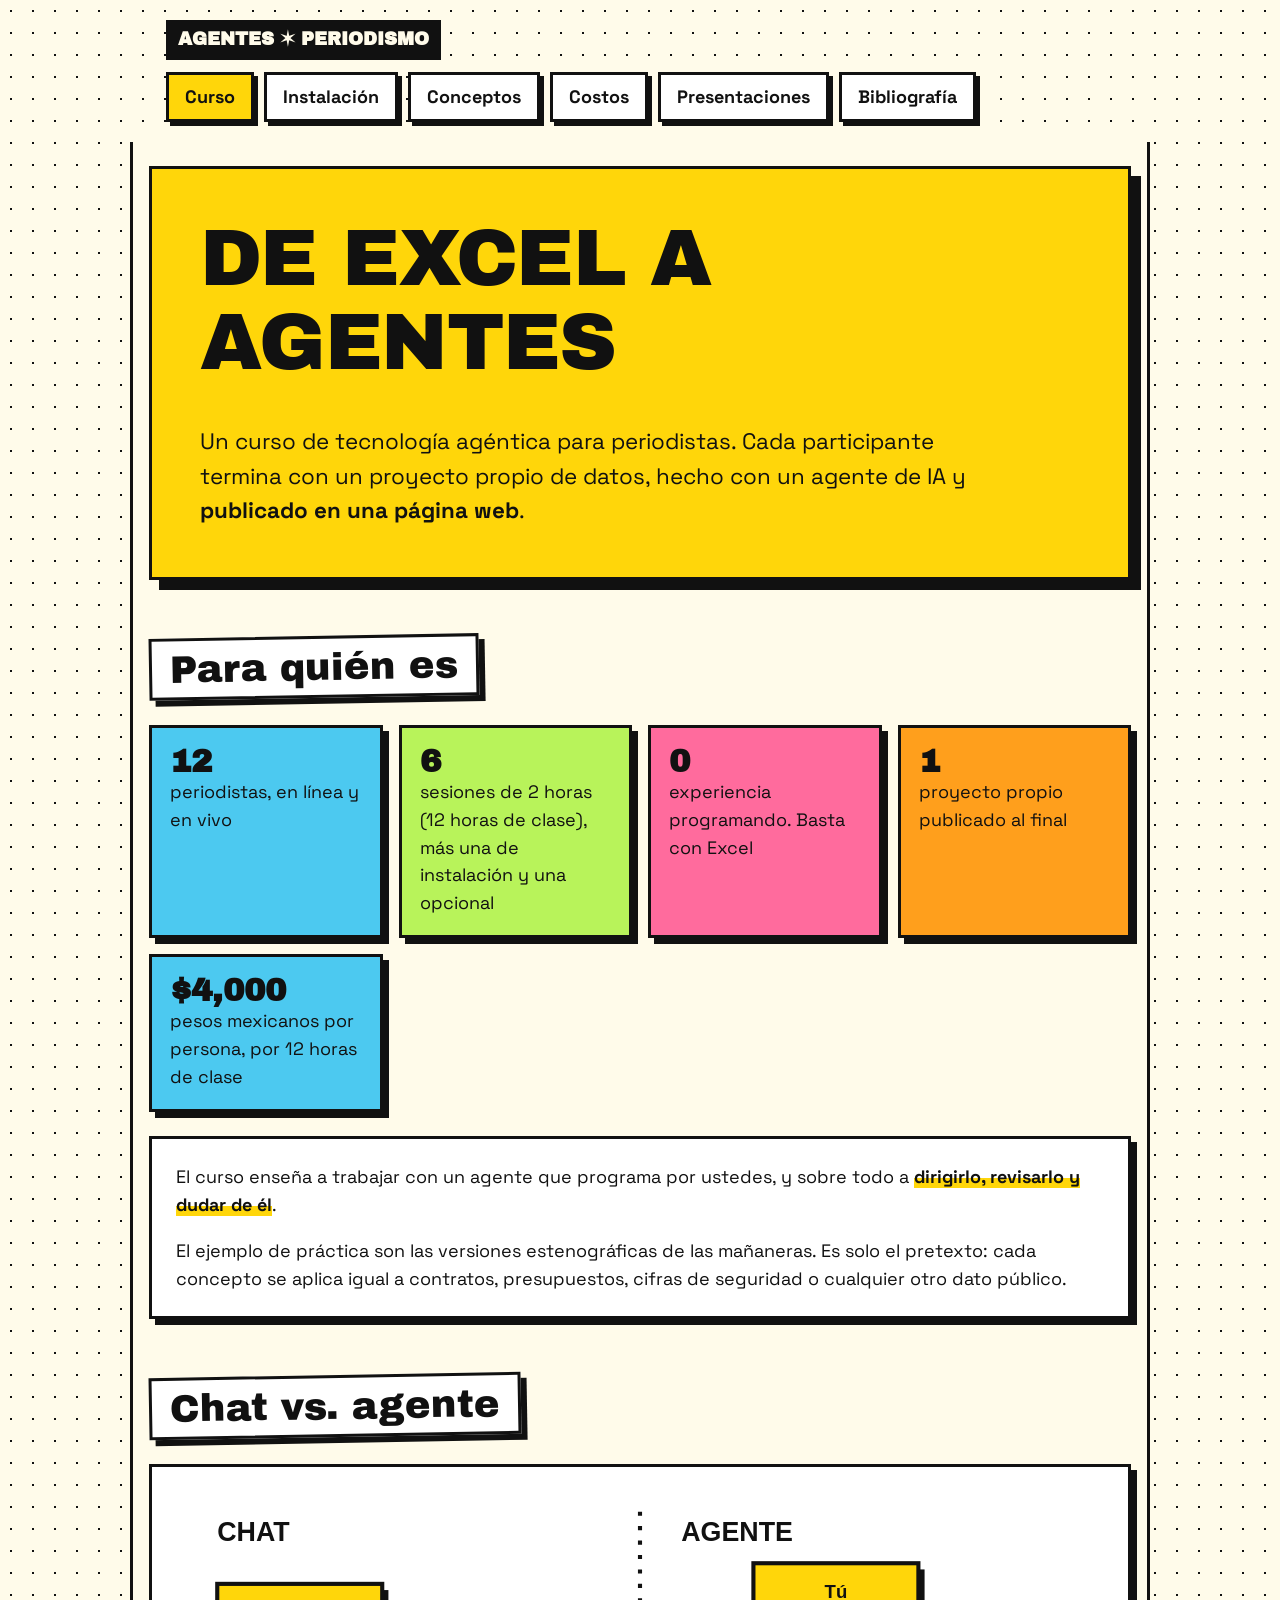
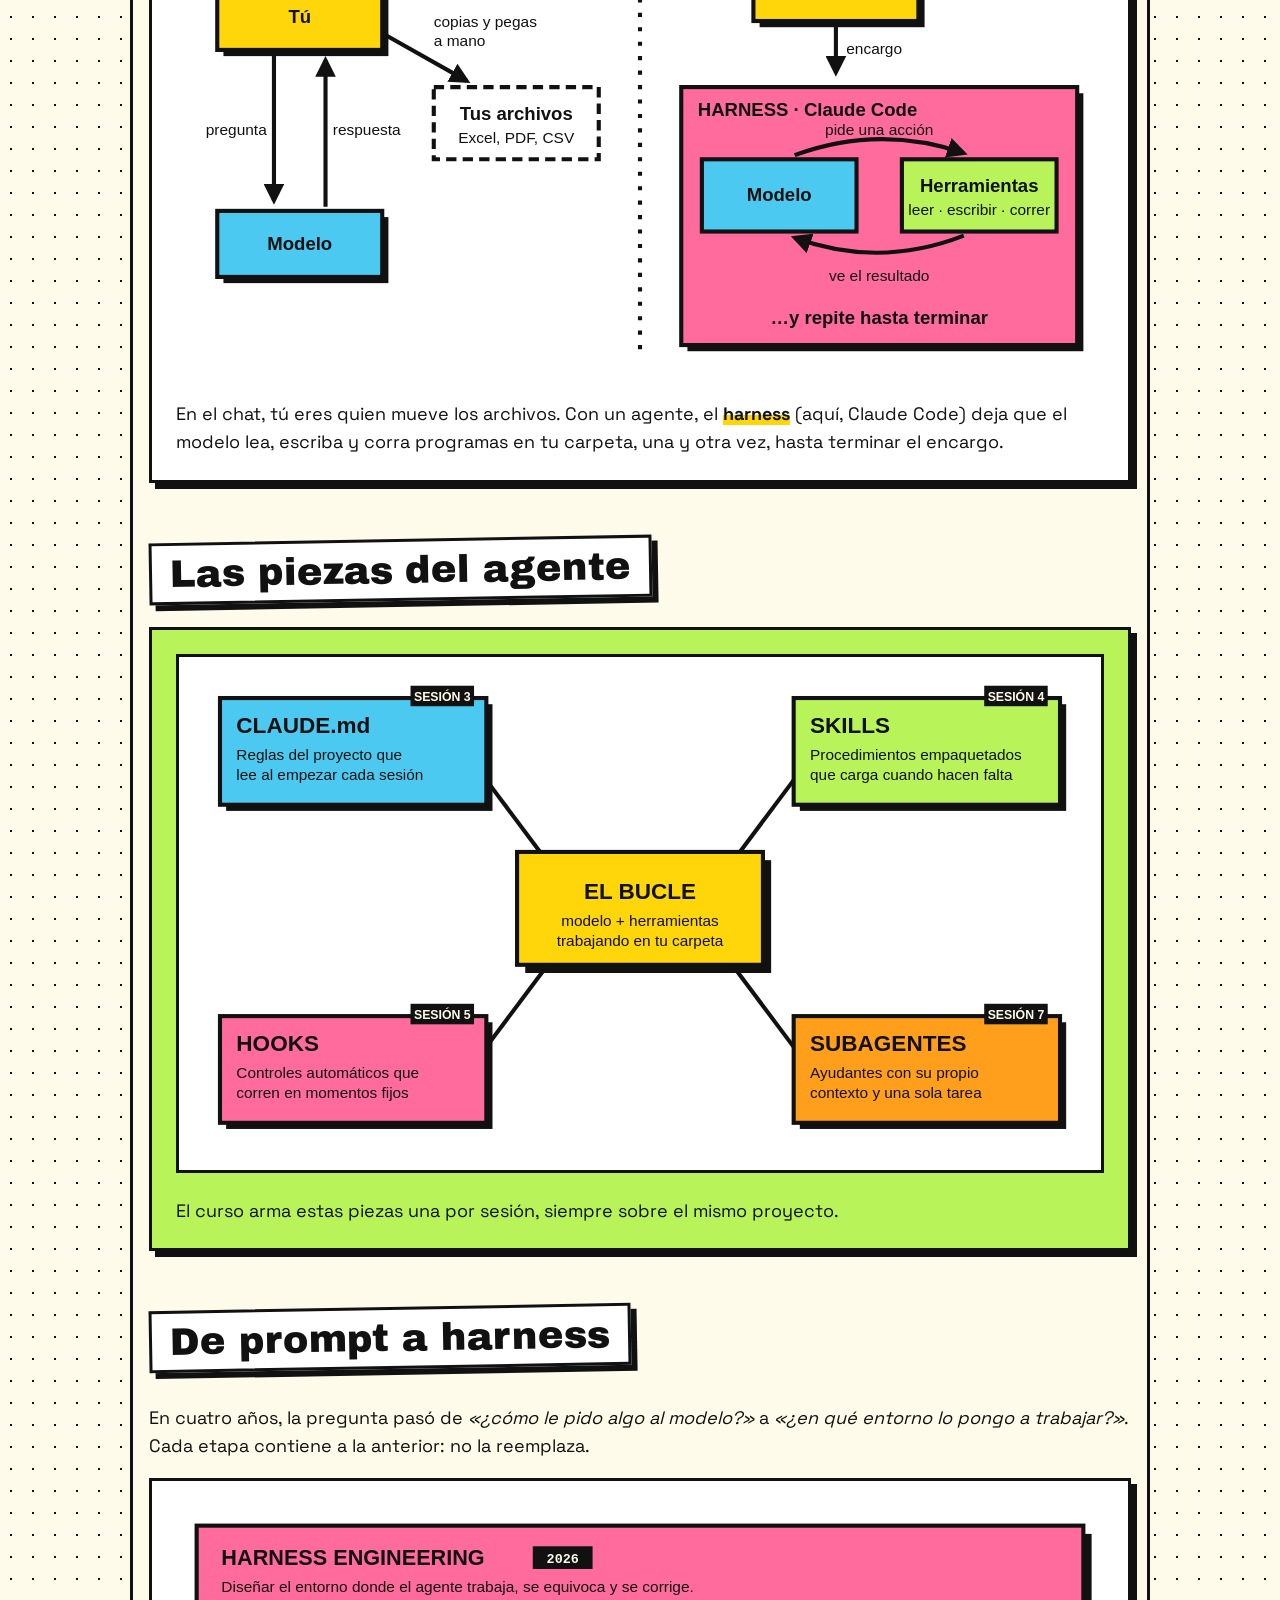
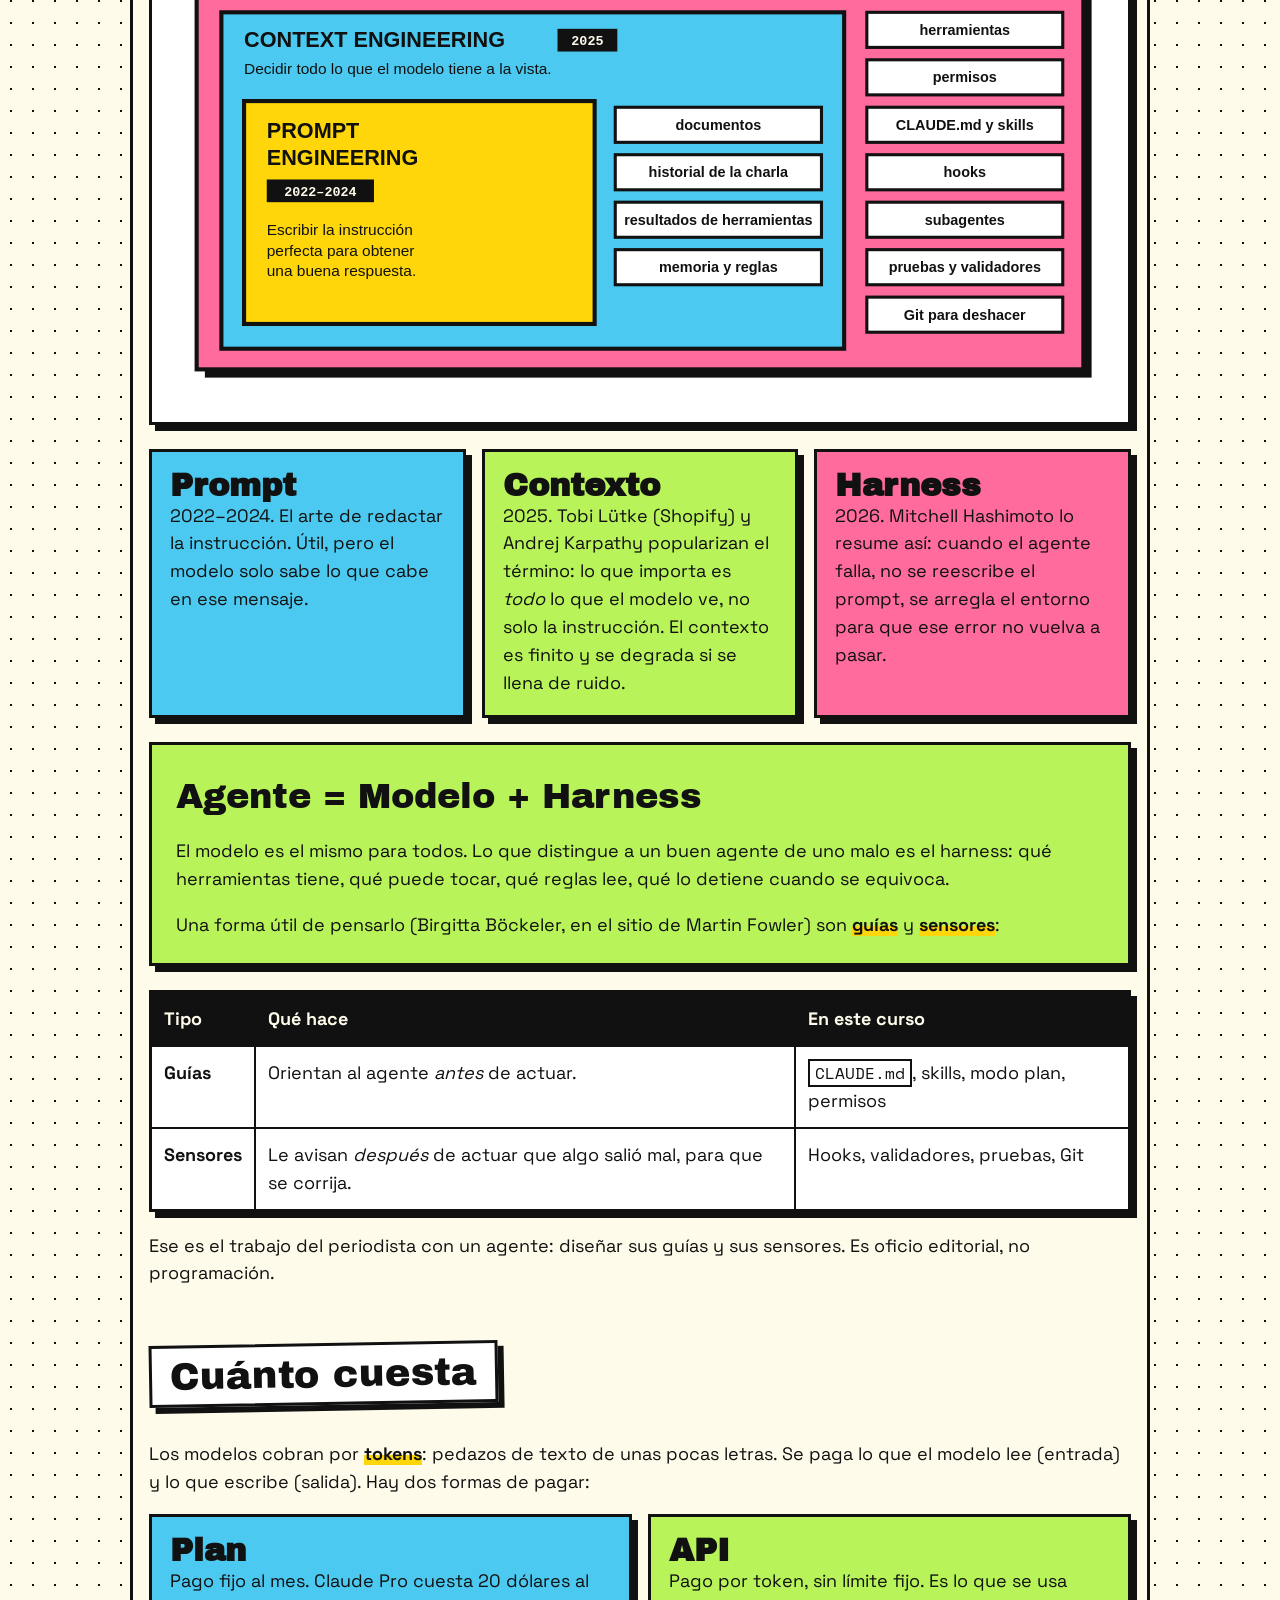
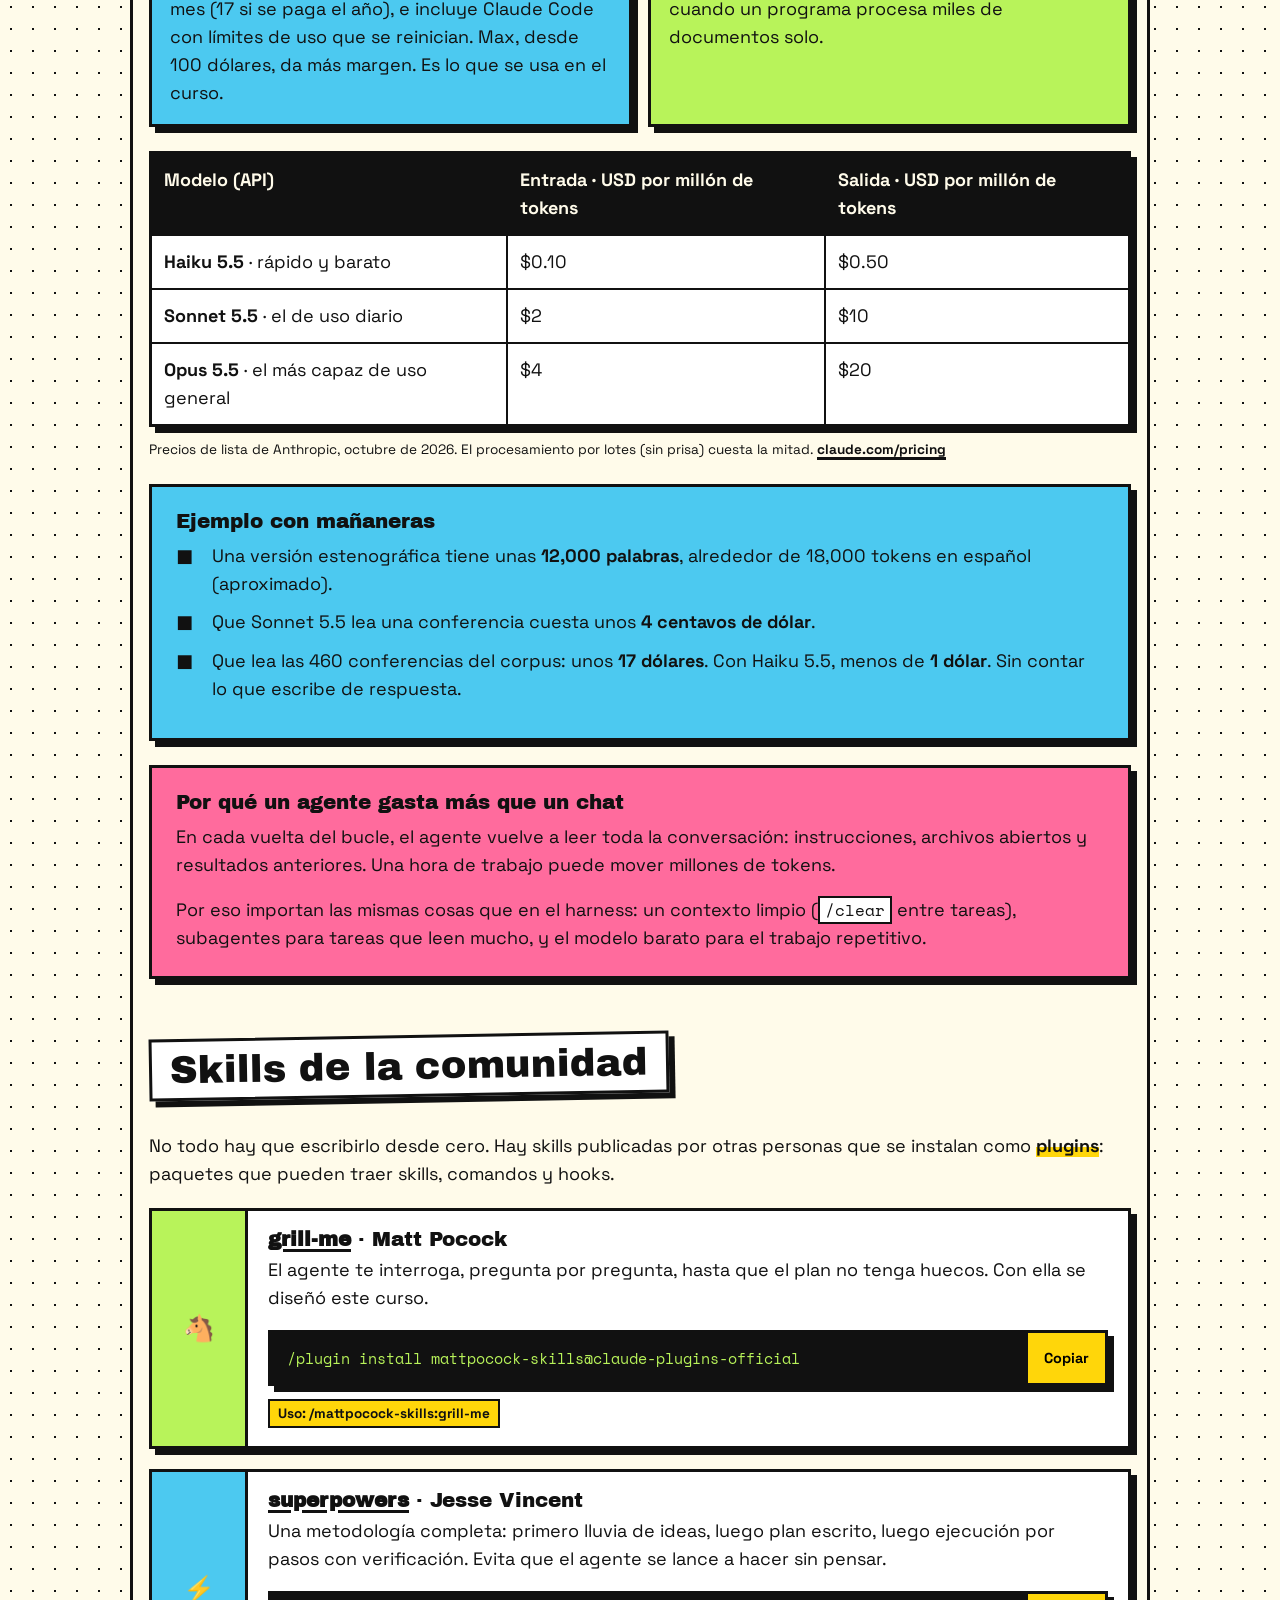
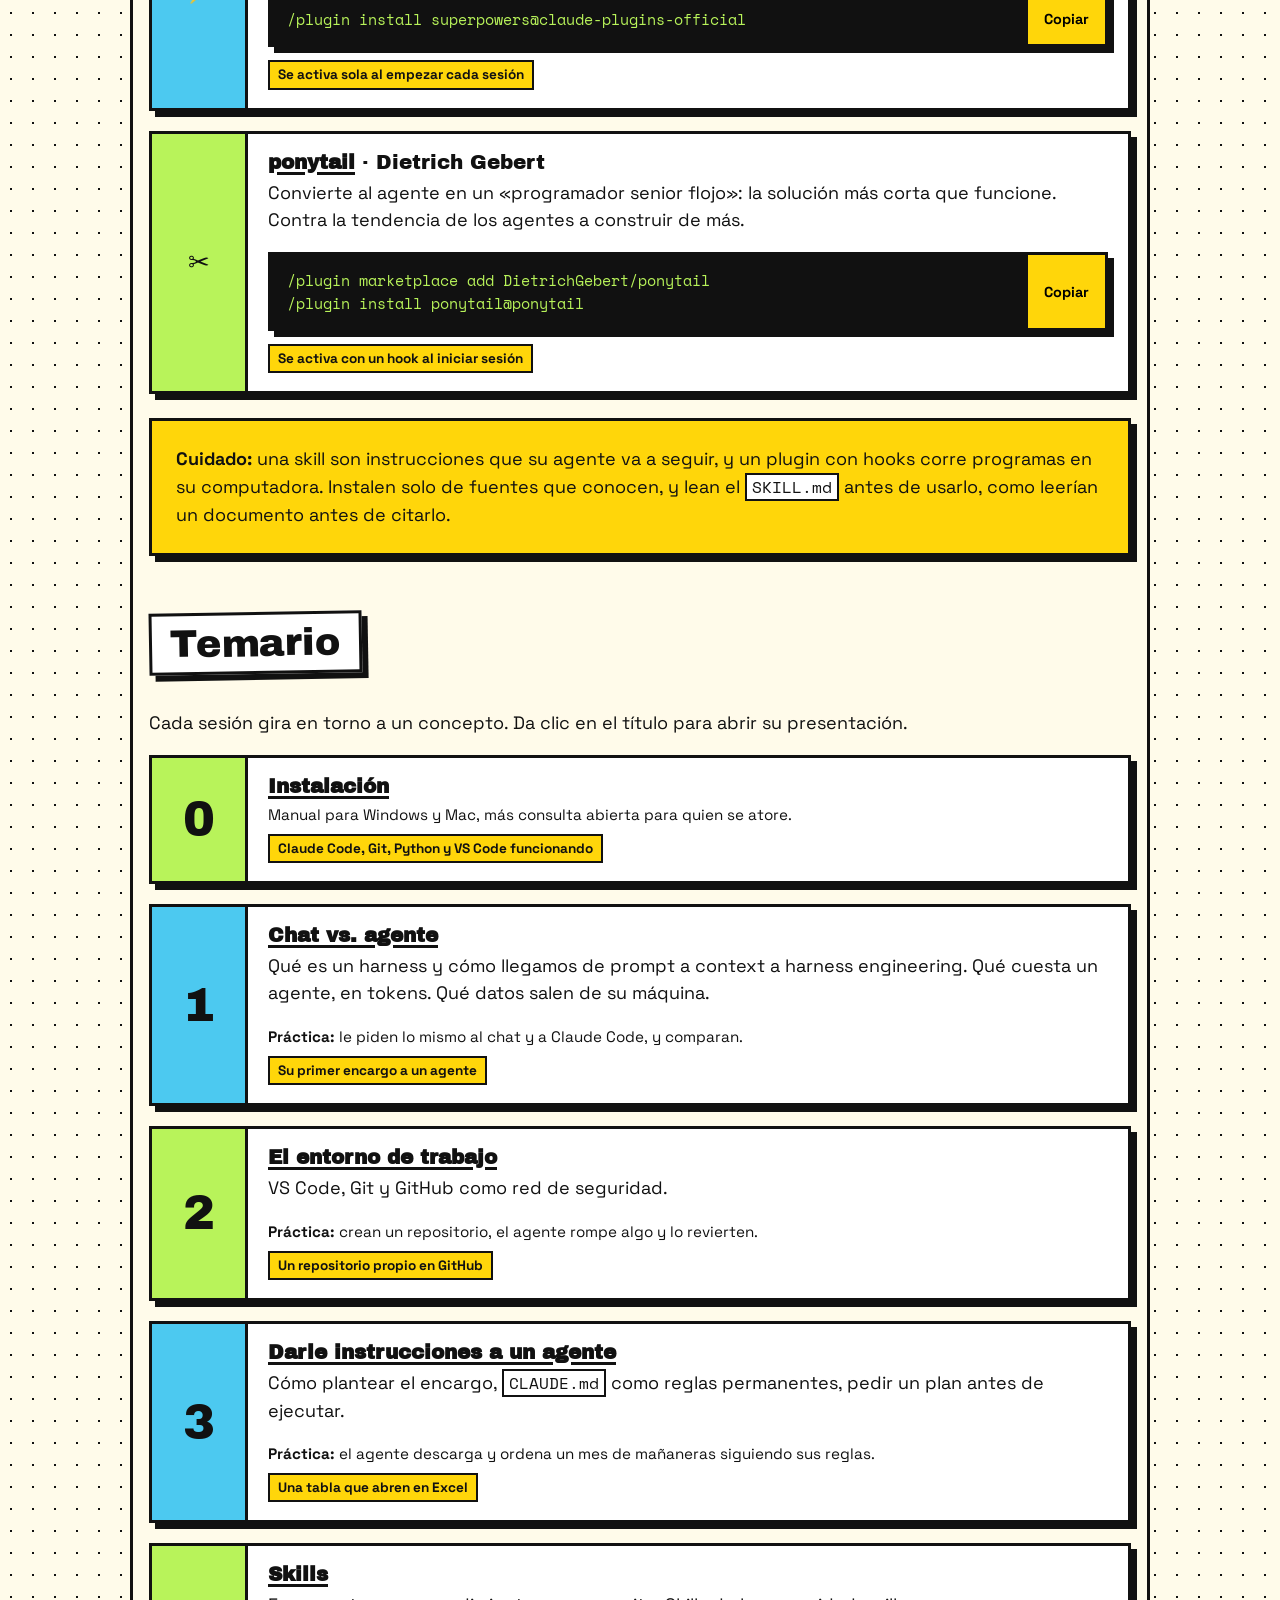
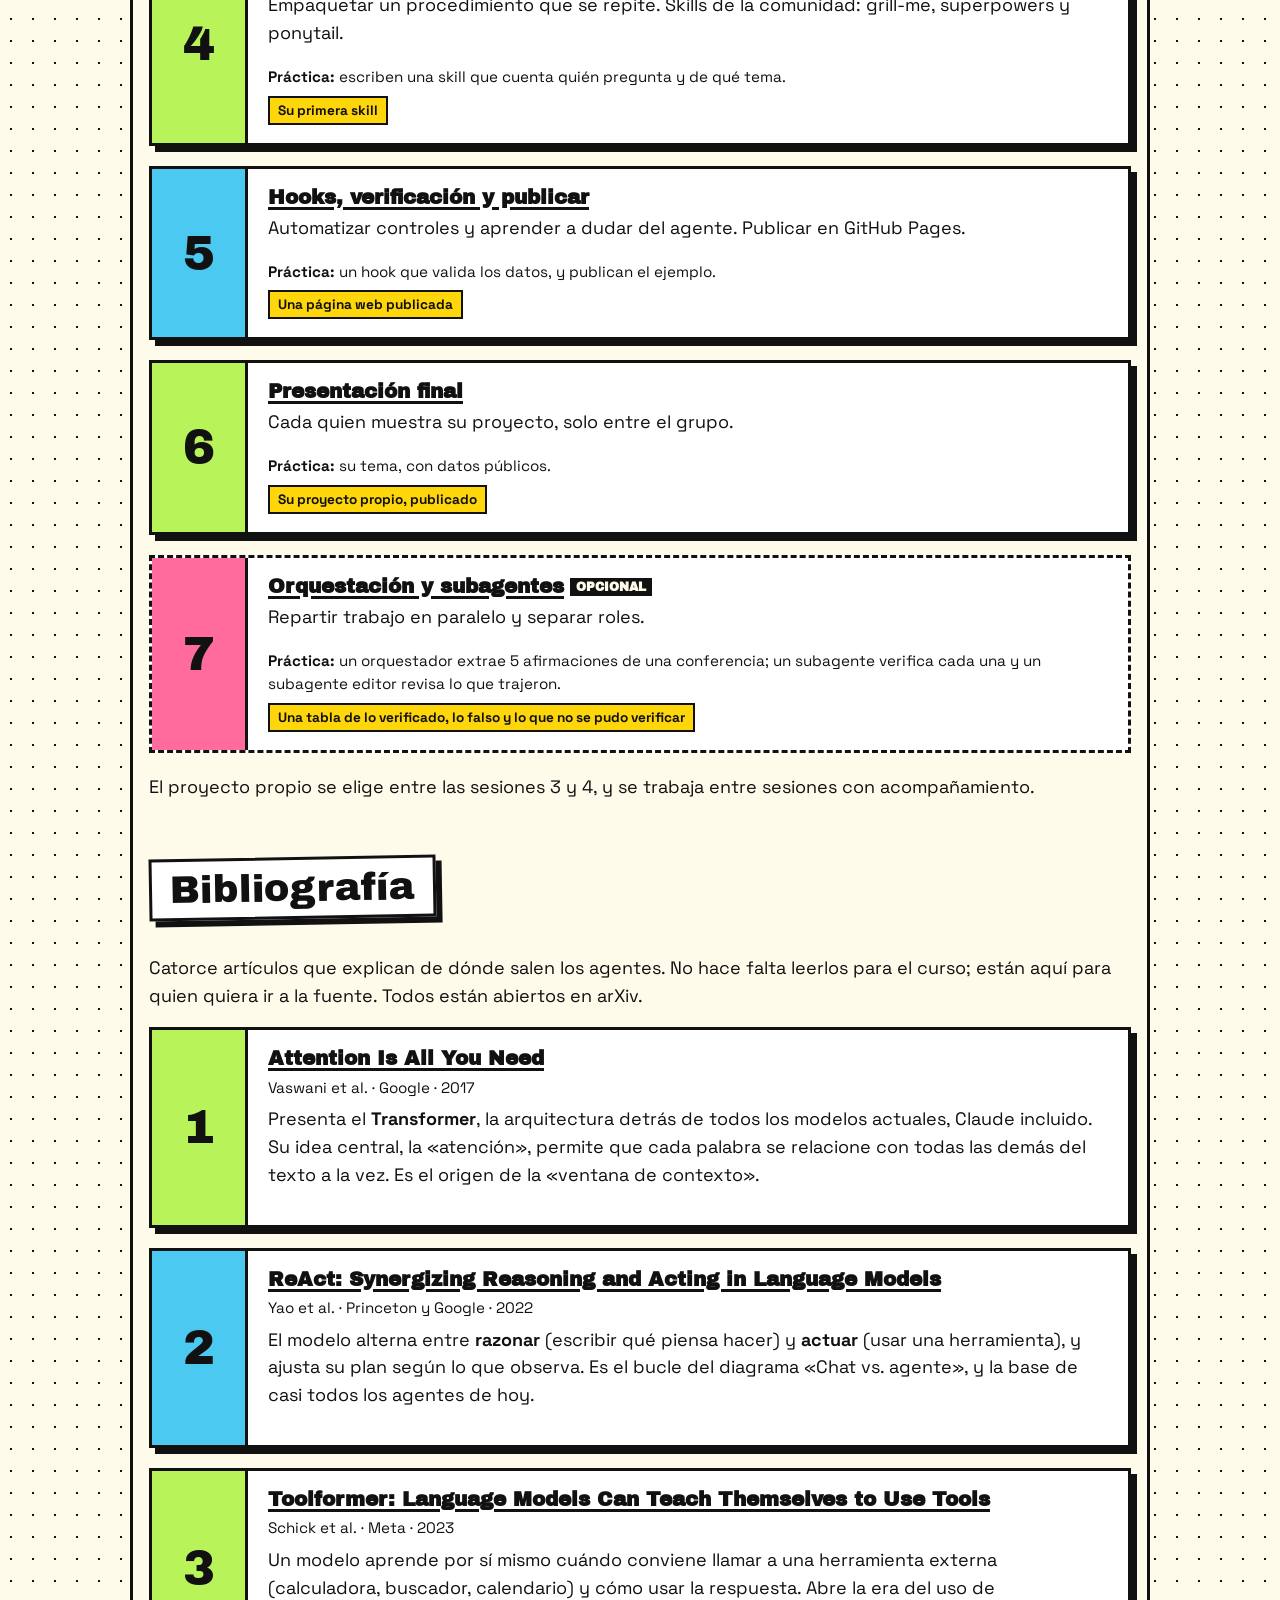
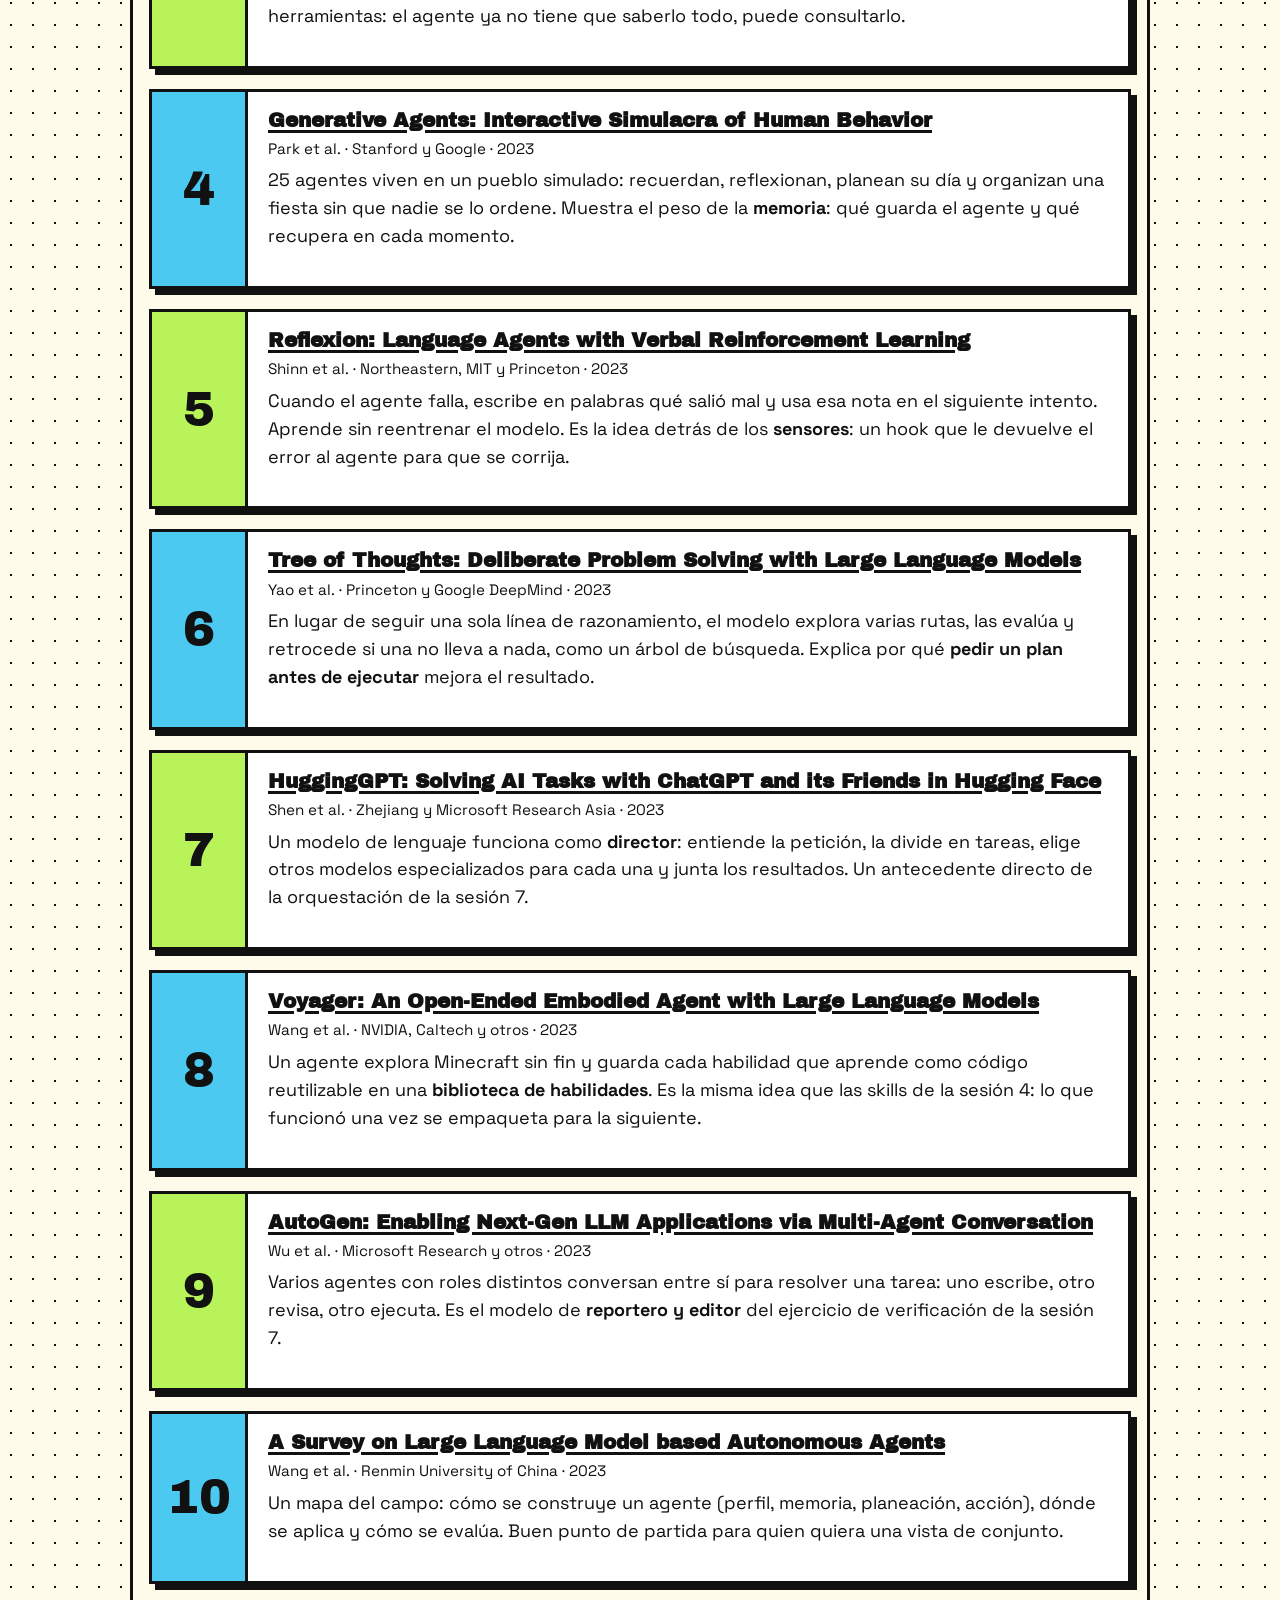
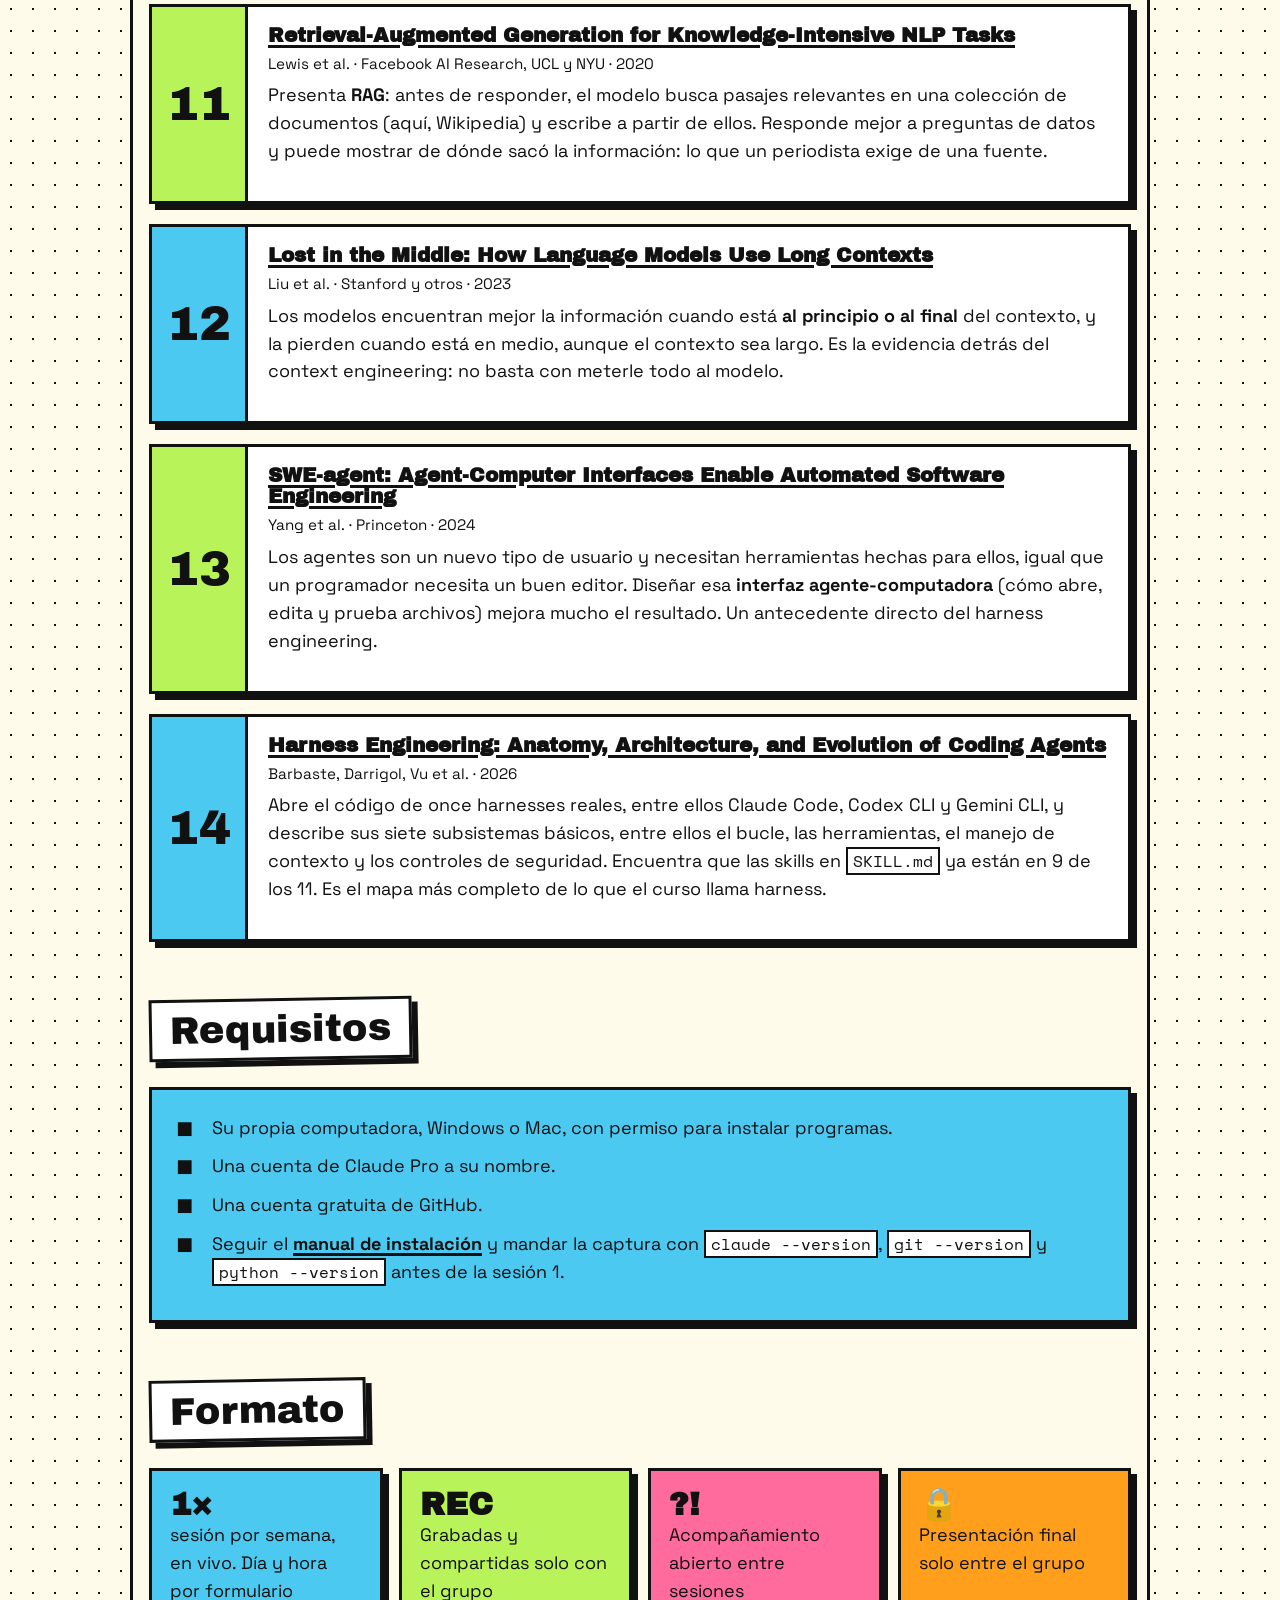
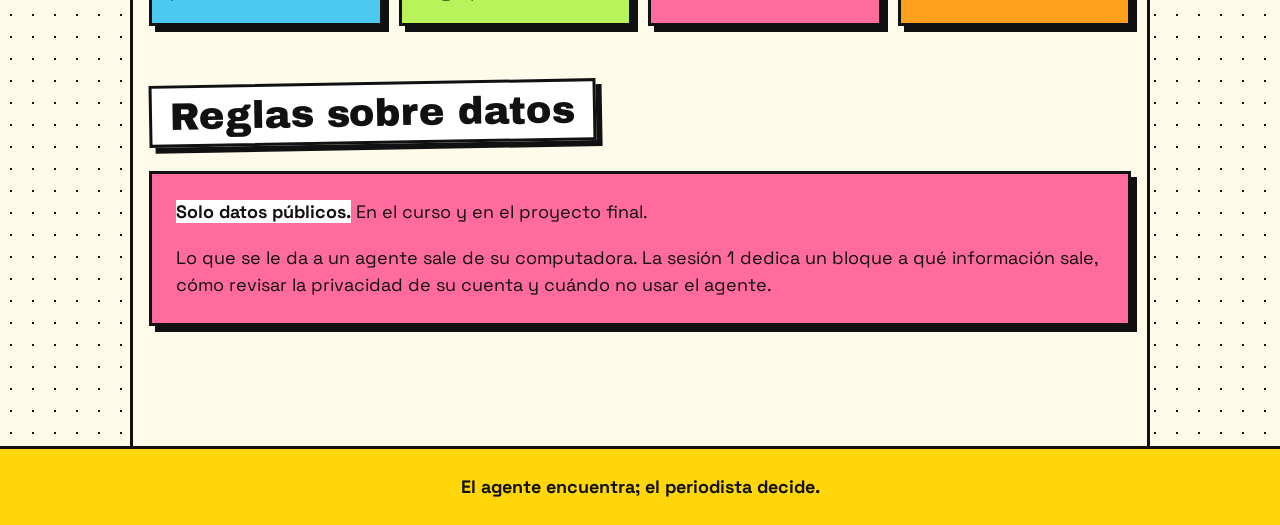
<file: docs/index.html>
<!doctype html>
<html lang="es">
<head>
<meta charset="utf-8">
<meta name="viewport" content="width=device-width, initial-scale=1">
<title>Agentes para periodistas</title>
<meta name="description" content="Curso de tecnología agéntica para periodistas: de Excel a un proyecto de datos publicado con agentes de IA.">
<link rel="preconnect" href="https://fonts.googleapis.com">
<link rel="preconnect" href="https://fonts.gstatic.com" crossorigin>
<link href="https://fonts.googleapis.com/css2?family=Archivo+Black&family=Space+Grotesk:wght@400;700&family=Space+Mono&display=swap" rel="stylesheet">
<link rel="stylesheet" href="estilo.css">
</head>
<body>
<header class="top">
  <a class="marca" href="index.html">Agentes ✶ Periodismo</a>
  <nav>
    <a class="btn activo" href="index.html">Curso</a>
    <a class="btn" href="instalacion.html">Instalación</a>
    <a class="btn" href="#evolucion">Conceptos</a>
    <a class="btn" href="#costos">Costos</a>
    <a class="btn" href="#temario">Presentaciones</a>
    <a class="btn" href="#bibliografia">Bibliografía</a>
  </nav>
</header>

<main>
  <div class="hero">
    <h1>De Excel a agentes</h1>
    <p class="bajada">Un curso de tecnología agéntica para periodistas. Cada participante termina con un proyecto propio de datos, hecho con un agente de IA y <strong>publicado en una página web</strong>.</p>
  </div>

  <section>
    <h2>Para quién es</h2>
    <div class="datos">
      <div class="dato"><b>12</b>periodistas, en línea y en vivo</div>
      <div class="dato"><b>6</b>sesiones de 2 horas (12 horas de clase), más una de instalación y una opcional</div>
      <div class="dato"><b>0</b>experiencia programando. Basta con Excel</div>
      <div class="dato"><b>1</b>proyecto propio publicado al final</div>
      <div class="dato"><b>$4,000</b>pesos mexicanos por persona, por 12 horas de clase</div>
    </div>
    <div class="caja" style="margin-top:24px">
      <p>El curso enseña a trabajar con un agente que programa por ustedes, y sobre todo a <strong>dirigirlo, revisarlo y dudar de él</strong>.</p>
      <p style="margin:0">El ejemplo de práctica son las versiones estenográficas de las mañaneras. Es solo el pretexto: cada concepto se aplica igual a contratos, presupuestos, cifras de seguridad o cualquier otro dato público.</p>
    </div>
  </section>

  <section>
    <h2>Chat vs. agente</h2>
    <div class="caja">
      <a href="img/chat-vs-agente.svg" title="Abrir en grande"><img src="img/chat-vs-agente.svg" alt="En el chat, tú copias y pegas entre el modelo y tus archivos. En el agente, el harness pone al modelo a usar herramientas sobre tu carpeta en un bucle hasta terminar." style="width:100%;height:auto"></a>
      <p style="margin:16px 0 0">En el chat, tú eres quien mueve los archivos. Con un agente, el <strong>harness</strong> (aquí, Claude Code) deja que el modelo lea, escriba y corra programas en tu carpeta, una y otra vez, hasta terminar el encargo.</p>
    </div>
  </section>

  <section>
    <h2>Las piezas del agente</h2>
    <div class="caja lima">
      <a href="img/harness.svg" title="Abrir en grande"><img src="img/harness.svg" alt="Alrededor del bucle del agente hay cuatro piezas: CLAUDE.md (reglas, sesión 3), skills (procedimientos, sesión 4), hooks (controles automáticos, sesión 5) y subagentes (ayudantes, sesión 7)." style="width:100%;height:auto;background:#fff;border:3px solid #111"></a>
      <p style="margin:16px 0 0">El curso arma estas piezas una por sesión, siempre sobre el mismo proyecto.</p>
    </div>
  </section>

  <section id="evolucion">
    <h2>De prompt a harness</h2>
    <p style="margin-top:16px">En cuatro años, la pregunta pasó de <em>«¿cómo le pido algo al modelo?»</em> a <em>«¿en qué entorno lo pongo a trabajar?»</em>. Cada etapa contiene a la anterior: no la reemplaza.</p>
    <div class="caja">
      <a href="img/evolucion.svg" title="Abrir en grande"><img src="img/evolucion.svg" alt="Tres cajas anidadas: prompt engineering (2022–2024) dentro de context engineering (2025), dentro de harness engineering (2026)." style="width:100%;height:auto"></a>
    </div>
    <div class="datos" style="margin-top:24px">
      <div class="dato"><b>Prompt</b>2022–2024. El arte de redactar la instrucción. Útil, pero el modelo solo sabe lo que cabe en ese mensaje.</div>
      <div class="dato"><b>Contexto</b>2025. Tobi Lütke (Shopify) y Andrej Karpathy popularizan el término: lo que importa es <em>todo</em> lo que el modelo ve, no solo la instrucción. El contexto es finito y se degrada si se llena de ruido.</div>
      <div class="dato"><b>Harness</b>2026. Mitchell Hashimoto lo resume así: cuando el agente falla, no se reescribe el prompt, se arregla el entorno para que ese error no vuelva a pasar.</div>
    </div>
    <div class="caja lima" style="margin-top:24px">
      <p style="font-family:'Archivo Black',sans-serif;font-size:clamp(1.4rem,4vw,2.2rem);margin:0 0 .4em">Agente = Modelo + Harness</p>
      <p>El modelo es el mismo para todos. Lo que distingue a un buen agente de uno malo es el harness: qué herramientas tiene, qué puede tocar, qué reglas lee, qué lo detiene cuando se equivoca.</p>
      <p style="margin:0">Una forma útil de pensarlo (Birgitta Böckeler, en el sitio de Martin Fowler) son <strong>guías</strong> y <strong>sensores</strong>:</p>
    </div>
    <table class="tabla" style="margin-top:24px">
      <thead><tr><th>Tipo</th><th>Qué hace</th><th>En este curso</th></tr></thead>
      <tbody>
        <tr><td><b>Guías</b></td><td>Orientan al agente <em>antes</em> de actuar.</td><td><code>CLAUDE.md</code>, skills, modo plan, permisos</td></tr>
        <tr><td><b>Sensores</b></td><td>Le avisan <em>después</em> de actuar que algo salió mal, para que se corrija.</td><td>Hooks, validadores, pruebas, Git</td></tr>
      </tbody>
    </table>
    <p style="margin-top:20px">Ese es el trabajo del periodista con un agente: diseñar sus guías y sus sensores. Es oficio editorial, no programación.</p>
  </section>

  <section id="costos">
    <h2>Cuánto cuesta</h2>
    <p style="margin-top:16px">Los modelos cobran por <strong>tokens</strong>: pedazos de texto de unas pocas letras. Se paga lo que el modelo lee (entrada) y lo que escribe (salida). Hay dos formas de pagar:</p>
    <div class="datos">
      <div class="dato"><b>Plan</b>Pago fijo al mes. Claude Pro cuesta 20 dólares al mes (17 si se paga el año), e incluye Claude Code con límites de uso que se reinician. Max, desde 100 dólares, da más margen. Es lo que se usa en el curso.</div>
      <div class="dato"><b>API</b>Pago por token, sin límite fijo. Es lo que se usa cuando un programa procesa miles de documentos solo.</div>
    </div>
    <table class="tabla" style="margin-top:24px">
      <thead><tr><th>Modelo (API)</th><th>Entrada · USD por millón de tokens</th><th>Salida · USD por millón de tokens</th></tr></thead>
      <tbody>
        <tr><td><b>Haiku 5.5</b> · rápido y barato</td><td>$0.10</td><td>$0.50</td></tr>
        <tr><td><b>Sonnet 5.5</b> · el de uso diario</td><td>$2</td><td>$10</td></tr>
        <tr><td><b>Opus 5.5</b> · el más capaz de uso general</td><td>$4</td><td>$20</td></tr>
      </tbody>
    </table>
    <p style="margin-top:12px;font-size:.85rem">Precios de lista de Anthropic, octubre de 2026. El procesamiento por lotes (sin prisa) cuesta la mitad. <a href="https://claude.com/pricing">claude.com/pricing</a></p>
    <div class="caja cian" style="margin-top:24px">
      <h3>Ejemplo con mañaneras</h3>
      <ul class="marcas">
        <li>Una versión estenográfica tiene unas <b>12,000 palabras</b>, alrededor de 18,000 tokens en español (aproximado).</li>
        <li>Que Sonnet 5.5 lea una conferencia cuesta unos <b>4 centavos de dólar</b>.</li>
        <li>Que lea las 460 conferencias del corpus: unos <b>17 dólares</b>. Con Haiku 5.5, menos de <b>1 dólar</b>. Sin contar lo que escribe de respuesta.</li>
      </ul>
    </div>
    <div class="caja rosa" style="margin-top:24px">
      <h3>Por qué un agente gasta más que un chat</h3>
      <p>En cada vuelta del bucle, el agente vuelve a leer toda la conversación: instrucciones, archivos abiertos y resultados anteriores. Una hora de trabajo puede mover millones de tokens.</p>
      <p style="margin:0">Por eso importan las mismas cosas que en el harness: un contexto limpio (<code>/clear</code> entre tareas), subagentes para tareas que leen mucho, y el modelo barato para el trabajo repetitivo.</p>
    </div>
  </section>

  <section id="comunidad">
    <h2>Skills de la comunidad</h2>
    <p style="margin-top:16px">No todo hay que escribirlo desde cero. Hay skills publicadas por otras personas que se instalan como <strong>plugins</strong>: paquetes que pueden traer skills, comandos y hooks.</p>
    <div class="sesiones" style="margin-top:20px">
      <article class="sesion"><div class="num" style="font-size:1.6rem">🐴</div><div class="cuerpo">
        <h3><a href="https://github.com/mattpocock/skills">grill-me</a> · Matt Pocock</h3>
        <p>El agente te interroga, pregunta por pregunta, hasta que el plan no tenga huecos. Con ella se diseñó este curso.</p>
        <div class="comando"><pre>/plugin install mattpocock-skills@claude-plugins-official</pre><button type="button">Copiar</button></div>
        <span class="salen">Uso: /mattpocock-skills:grill-me</span>
      </div></article>
      <article class="sesion"><div class="num" style="font-size:1.6rem">⚡</div><div class="cuerpo">
        <h3><a href="https://github.com/obra/superpowers">superpowers</a> · Jesse Vincent</h3>
        <p>Una metodología completa: primero lluvia de ideas, luego plan escrito, luego ejecución por pasos con verificación. Evita que el agente se lance a hacer sin pensar.</p>
        <div class="comando"><pre>/plugin install superpowers@claude-plugins-official</pre><button type="button">Copiar</button></div>
        <span class="salen">Se activa sola al empezar cada sesión</span>
      </div></article>
      <article class="sesion"><div class="num" style="font-size:1.6rem">✂</div><div class="cuerpo">
        <h3><a href="https://github.com/DietrichGebert/ponytail">ponytail</a> · Dietrich Gebert</h3>
        <p>Convierte al agente en un «programador senior flojo»: la solución más corta que funcione. Contra la tendencia de los agentes a construir de más.</p>
        <div class="comando"><pre>/plugin marketplace add DietrichGebert/ponytail
/plugin install ponytail@ponytail</pre><button type="button">Copiar</button></div>
        <span class="salen">Se activa con un hook al iniciar sesión</span>
      </div></article>
    </div>
    <div class="caja" style="margin-top:24px;background:var(--yellow)">
      <p style="margin:0"><b>Cuidado:</b> una skill son instrucciones que su agente va a seguir, y un plugin con hooks corre programas en su computadora. Instalen solo de fuentes que conocen, y lean el <code>SKILL.md</code> antes de usarlo, como leerían un documento antes de citarlo.</p>
    </div>
  </section>

  <section id="temario">
    <h2>Temario</h2>
    <p style="margin-top:16px">Cada sesión gira en torno a un concepto. Da clic en el título para abrir su presentación.</p>
    <div class="sesiones">
      <article class="sesion"><div class="num">0</div><div class="cuerpo">
        <h3><a href="instalacion.html">Instalación</a></h3>
        <p class="practica">Manual para Windows y Mac, más consulta abierta para quien se atore.</p>
        <span class="salen">Claude Code, Git, Python y VS Code funcionando</span>
      </div></article>
      <article class="sesion"><div class="num">1</div><div class="cuerpo">
        <h3><a href="sesiones/1.html">Chat vs. agente</a></h3>
        <p>Qué es un harness y cómo llegamos de prompt a context a harness engineering. Qué cuesta un agente, en tokens. Qué datos salen de su máquina.</p>
        <p class="practica"><b>Práctica:</b> le piden lo mismo al chat y a Claude Code, y comparan.</p>
        <span class="salen">Su primer encargo a un agente</span>
      </div></article>
      <article class="sesion"><div class="num">2</div><div class="cuerpo">
        <h3><a href="sesiones/2.html">El entorno de trabajo</a></h3>
        <p>VS Code, Git y GitHub como red de seguridad.</p>
        <p class="practica"><b>Práctica:</b> crean un repositorio, el agente rompe algo y lo revierten.</p>
        <span class="salen">Un repositorio propio en GitHub</span>
      </div></article>
      <article class="sesion"><div class="num">3</div><div class="cuerpo">
        <h3><a href="sesiones/3.html">Darle instrucciones a un agente</a></h3>
        <p>Cómo plantear el encargo, <code>CLAUDE.md</code> como reglas permanentes, pedir un plan antes de ejecutar.</p>
        <p class="practica"><b>Práctica:</b> el agente descarga y ordena un mes de mañaneras siguiendo sus reglas.</p>
        <span class="salen">Una tabla que abren en Excel</span>
      </div></article>
      <article class="sesion"><div class="num">4</div><div class="cuerpo">
        <h3><a href="sesiones/4.html">Skills</a></h3>
        <p>Empaquetar un procedimiento que se repite. Skills de la comunidad: grill-me, superpowers y ponytail.</p>
        <p class="practica"><b>Práctica:</b> escriben una skill que cuenta quién pregunta y de qué tema.</p>
        <span class="salen">Su primera skill</span>
      </div></article>
      <article class="sesion"><div class="num">5</div><div class="cuerpo">
        <h3><a href="sesiones/5.html">Hooks, verificación y publicar</a></h3>
        <p>Automatizar controles y aprender a dudar del agente. Publicar en GitHub Pages.</p>
        <p class="practica"><b>Práctica:</b> un hook que valida los datos, y publican el ejemplo.</p>
        <span class="salen">Una página web publicada</span>
      </div></article>
      <article class="sesion"><div class="num">6</div><div class="cuerpo">
        <h3><a href="sesiones/6.html">Presentación final</a></h3>
        <p>Cada quien muestra su proyecto, solo entre el grupo.</p>
        <p class="practica"><b>Práctica:</b> su tema, con datos públicos.</p>
        <span class="salen">Su proyecto propio, publicado</span>
      </div></article>
      <article class="sesion opcional"><div class="num">7</div><div class="cuerpo">
        <h3><a href="sesiones/7.html">Orquestación y subagentes</a><span class="etiqueta">Opcional</span></h3>
        <p>Repartir trabajo en paralelo y separar roles.</p>
        <p class="practica"><b>Práctica:</b> un orquestador extrae 5 afirmaciones de una conferencia; un subagente verifica cada una y un subagente editor revisa lo que trajeron.</p>
        <span class="salen">Una tabla de lo verificado, lo falso y lo que no se pudo verificar</span>
      </div></article>
    </div>
    <p style="margin-top:20px">El proyecto propio se elige entre las sesiones 3 y 4, y se trabaja entre sesiones con acompañamiento.</p>
  </section>

  <section id="bibliografia">
    <h2>Bibliografía</h2>
    <p style="margin-top:16px">Catorce artículos que explican de dónde salen los agentes. No hace falta leerlos para el curso; están aquí para quien quiera ir a la fuente. Todos están abiertos en arXiv.</p>
    <div class="sesiones">
      <article class="sesion"><div class="num">1</div><div class="cuerpo">
        <h3><a href="https://arxiv.org/abs/1706.03762">Attention Is All You Need</a></h3>
        <p class="practica">Vaswani et al. · Google · 2017</p>
        <p>Presenta el <b>Transformer</b>, la arquitectura detrás de todos los modelos actuales, Claude incluido. Su idea central, la «atención», permite que cada palabra se relacione con todas las demás del texto a la vez. Es el origen de la «ventana de contexto».</p>
      </div></article>
      <article class="sesion"><div class="num">2</div><div class="cuerpo">
        <h3><a href="https://arxiv.org/abs/2210.03629">ReAct: Synergizing Reasoning and Acting in Language Models</a></h3>
        <p class="practica">Yao et al. · Princeton y Google · 2022</p>
        <p>El modelo alterna entre <b>razonar</b> (escribir qué piensa hacer) y <b>actuar</b> (usar una herramienta), y ajusta su plan según lo que observa. Es el bucle del diagrama «Chat vs. agente», y la base de casi todos los agentes de hoy.</p>
      </div></article>
      <article class="sesion"><div class="num">3</div><div class="cuerpo">
        <h3><a href="https://arxiv.org/abs/2302.04761">Toolformer: Language Models Can Teach Themselves to Use Tools</a></h3>
        <p class="practica">Schick et al. · Meta · 2023</p>
        <p>Un modelo aprende por sí mismo cuándo conviene llamar a una herramienta externa (calculadora, buscador, calendario) y cómo usar la respuesta. Abre la era del uso de herramientas: el agente ya no tiene que saberlo todo, puede consultarlo.</p>
      </div></article>
      <article class="sesion"><div class="num">4</div><div class="cuerpo">
        <h3><a href="https://arxiv.org/abs/2304.03442">Generative Agents: Interactive Simulacra of Human Behavior</a></h3>
        <p class="practica">Park et al. · Stanford y Google · 2023</p>
        <p>25 agentes viven en un pueblo simulado: recuerdan, reflexionan, planean su día y organizan una fiesta sin que nadie se lo ordene. Muestra el peso de la <b>memoria</b>: qué guarda el agente y qué recupera en cada momento.</p>
      </div></article>
      <article class="sesion"><div class="num">5</div><div class="cuerpo">
        <h3><a href="https://arxiv.org/abs/2303.11366">Reflexion: Language Agents with Verbal Reinforcement Learning</a></h3>
        <p class="practica">Shinn et al. · Northeastern, MIT y Princeton · 2023</p>
        <p>Cuando el agente falla, escribe en palabras qué salió mal y usa esa nota en el siguiente intento. Aprende sin reentrenar el modelo. Es la idea detrás de los <b>sensores</b>: un hook que le devuelve el error al agente para que se corrija.</p>
      </div></article>
      <article class="sesion"><div class="num">6</div><div class="cuerpo">
        <h3><a href="https://arxiv.org/abs/2305.10601">Tree of Thoughts: Deliberate Problem Solving with Large Language Models</a></h3>
        <p class="practica">Yao et al. · Princeton y Google DeepMind · 2023</p>
        <p>En lugar de seguir una sola línea de razonamiento, el modelo explora varias rutas, las evalúa y retrocede si una no lleva a nada, como un árbol de búsqueda. Explica por qué <b>pedir un plan antes de ejecutar</b> mejora el resultado.</p>
      </div></article>
      <article class="sesion"><div class="num">7</div><div class="cuerpo">
        <h3><a href="https://arxiv.org/abs/2303.17580">HuggingGPT: Solving AI Tasks with ChatGPT and its Friends in Hugging Face</a></h3>
        <p class="practica">Shen et al. · Zhejiang y Microsoft Research Asia · 2023</p>
        <p>Un modelo de lenguaje funciona como <b>director</b>: entiende la petición, la divide en tareas, elige otros modelos especializados para cada una y junta los resultados. Un antecedente directo de la orquestación de la sesión 7.</p>
      </div></article>
      <article class="sesion"><div class="num">8</div><div class="cuerpo">
        <h3><a href="https://arxiv.org/abs/2305.16291">Voyager: An Open-Ended Embodied Agent with Large Language Models</a></h3>
        <p class="practica">Wang et al. · NVIDIA, Caltech y otros · 2023</p>
        <p>Un agente explora Minecraft sin fin y guarda cada habilidad que aprende como código reutilizable en una <b>biblioteca de habilidades</b>. Es la misma idea que las skills de la sesión 4: lo que funcionó una vez se empaqueta para la siguiente.</p>
      </div></article>
      <article class="sesion"><div class="num">9</div><div class="cuerpo">
        <h3><a href="https://arxiv.org/abs/2308.08155">AutoGen: Enabling Next-Gen LLM Applications via Multi-Agent Conversation</a></h3>
        <p class="practica">Wu et al. · Microsoft Research y otros · 2023</p>
        <p>Varios agentes con roles distintos conversan entre sí para resolver una tarea: uno escribe, otro revisa, otro ejecuta. Es el modelo de <b>reportero y editor</b> del ejercicio de verificación de la sesión 7.</p>
      </div></article>
      <article class="sesion"><div class="num">10</div><div class="cuerpo">
        <h3><a href="https://arxiv.org/abs/2308.11432">A Survey on Large Language Model based Autonomous Agents</a></h3>
        <p class="practica">Wang et al. · Renmin University of China · 2023</p>
        <p>Un mapa del campo: cómo se construye un agente (perfil, memoria, planeación, acción), dónde se aplica y cómo se evalúa. Buen punto de partida para quien quiera una vista de conjunto.</p>
      </div></article>
      <article class="sesion"><div class="num">11</div><div class="cuerpo">
        <h3><a href="https://arxiv.org/abs/2005.11401">Retrieval-Augmented Generation for Knowledge-Intensive NLP Tasks</a></h3>
        <p class="practica">Lewis et al. · Facebook AI Research, UCL y NYU · 2020</p>
        <p>Presenta <b>RAG</b>: antes de responder, el modelo busca pasajes relevantes en una colección de documentos (aquí, Wikipedia) y escribe a partir de ellos. Responde mejor a preguntas de datos y puede mostrar de dónde sacó la información: lo que un periodista exige de una fuente.</p>
      </div></article>
      <article class="sesion"><div class="num">12</div><div class="cuerpo">
        <h3><a href="https://arxiv.org/abs/2307.03172">Lost in the Middle: How Language Models Use Long Contexts</a></h3>
        <p class="practica">Liu et al. · Stanford y otros · 2023</p>
        <p>Los modelos encuentran mejor la información cuando está <b>al principio o al final</b> del contexto, y la pierden cuando está en medio, aunque el contexto sea largo. Es la evidencia detrás del context engineering: no basta con meterle todo al modelo.</p>
      </div></article>
      <article class="sesion"><div class="num">13</div><div class="cuerpo">
        <h3><a href="https://arxiv.org/abs/2405.15793">SWE-agent: Agent-Computer Interfaces Enable Automated Software Engineering</a></h3>
        <p class="practica">Yang et al. · Princeton · 2024</p>
        <p>Los agentes son un nuevo tipo de usuario y necesitan herramientas hechas para ellos, igual que un programador necesita un buen editor. Diseñar esa <b>interfaz agente-computadora</b> (cómo abre, edita y prueba archivos) mejora mucho el resultado. Un antecedente directo del harness engineering.</p>
      </div></article>
      <article class="sesion"><div class="num">14</div><div class="cuerpo">
        <h3><a href="https://arxiv.org/abs/2609.00006">Harness Engineering: Anatomy, Architecture, and Evolution of Coding Agents</a></h3>
        <p class="practica">Barbaste, Darrigol, Vu et al. · 2026</p>
        <p>Abre el código de once harnesses reales, entre ellos Claude Code, Codex CLI y Gemini CLI, y describe sus siete subsistemas básicos, entre ellos el bucle, las herramientas, el manejo de contexto y los controles de seguridad. Encuentra que las skills en <code>SKILL.md</code> ya están en 9 de los 11. Es el mapa más completo de lo que el curso llama harness.</p>
      </div></article>
    </div>
  </section>

  <section>
    <h2>Requisitos</h2>
    <div class="caja cian">
      <ul class="marcas">
        <li>Su propia computadora, Windows o Mac, con permiso para instalar programas.</li>
        <li>Una cuenta de Claude Pro a su nombre.</li>
        <li>Una cuenta gratuita de GitHub.</li>
        <li>Seguir el <a href="instalacion.html">manual de instalación</a> y mandar la captura con <code>claude --version</code>, <code>git --version</code> y <code>python --version</code> antes de la sesión 1.</li>
      </ul>
    </div>
  </section>

  <section>
    <h2>Formato</h2>
    <div class="datos">
      <div class="dato"><b>1×</b>sesión por semana, en vivo. Día y hora por formulario</div>
      <div class="dato"><b>REC</b>Grabadas y compartidas solo con el grupo</div>
      <div class="dato"><b>?!</b>Acompañamiento abierto entre sesiones</div>
      <div class="dato"><b>🔒</b>Presentación final solo entre el grupo</div>
    </div>
  </section>

  <section>
    <h2>Reglas sobre datos</h2>
    <div class="caja rosa">
      <p><strong style="background:#fff">Solo datos públicos.</strong> En el curso y en el proyecto final.</p>
      <p style="margin:0">Lo que se le da a un agente sale de su computadora. La sesión 1 dedica un bloque a qué información sale, cómo revisar la privacidad de su cuenta y cuándo no usar el agente.</p>
    </div>
  </section>
</main>

<footer>El agente encuentra; el periodista decide.</footer>
<script>
document.querySelectorAll('.comando button').forEach(b => b.onclick = () =>
  navigator.clipboard.writeText(b.previousElementSibling.textContent).then(() => {
    b.textContent = '¡Copiado!'; setTimeout(() => b.textContent = 'Copiar', 1500);
  }));
</script>
</body>
</html>
</file>
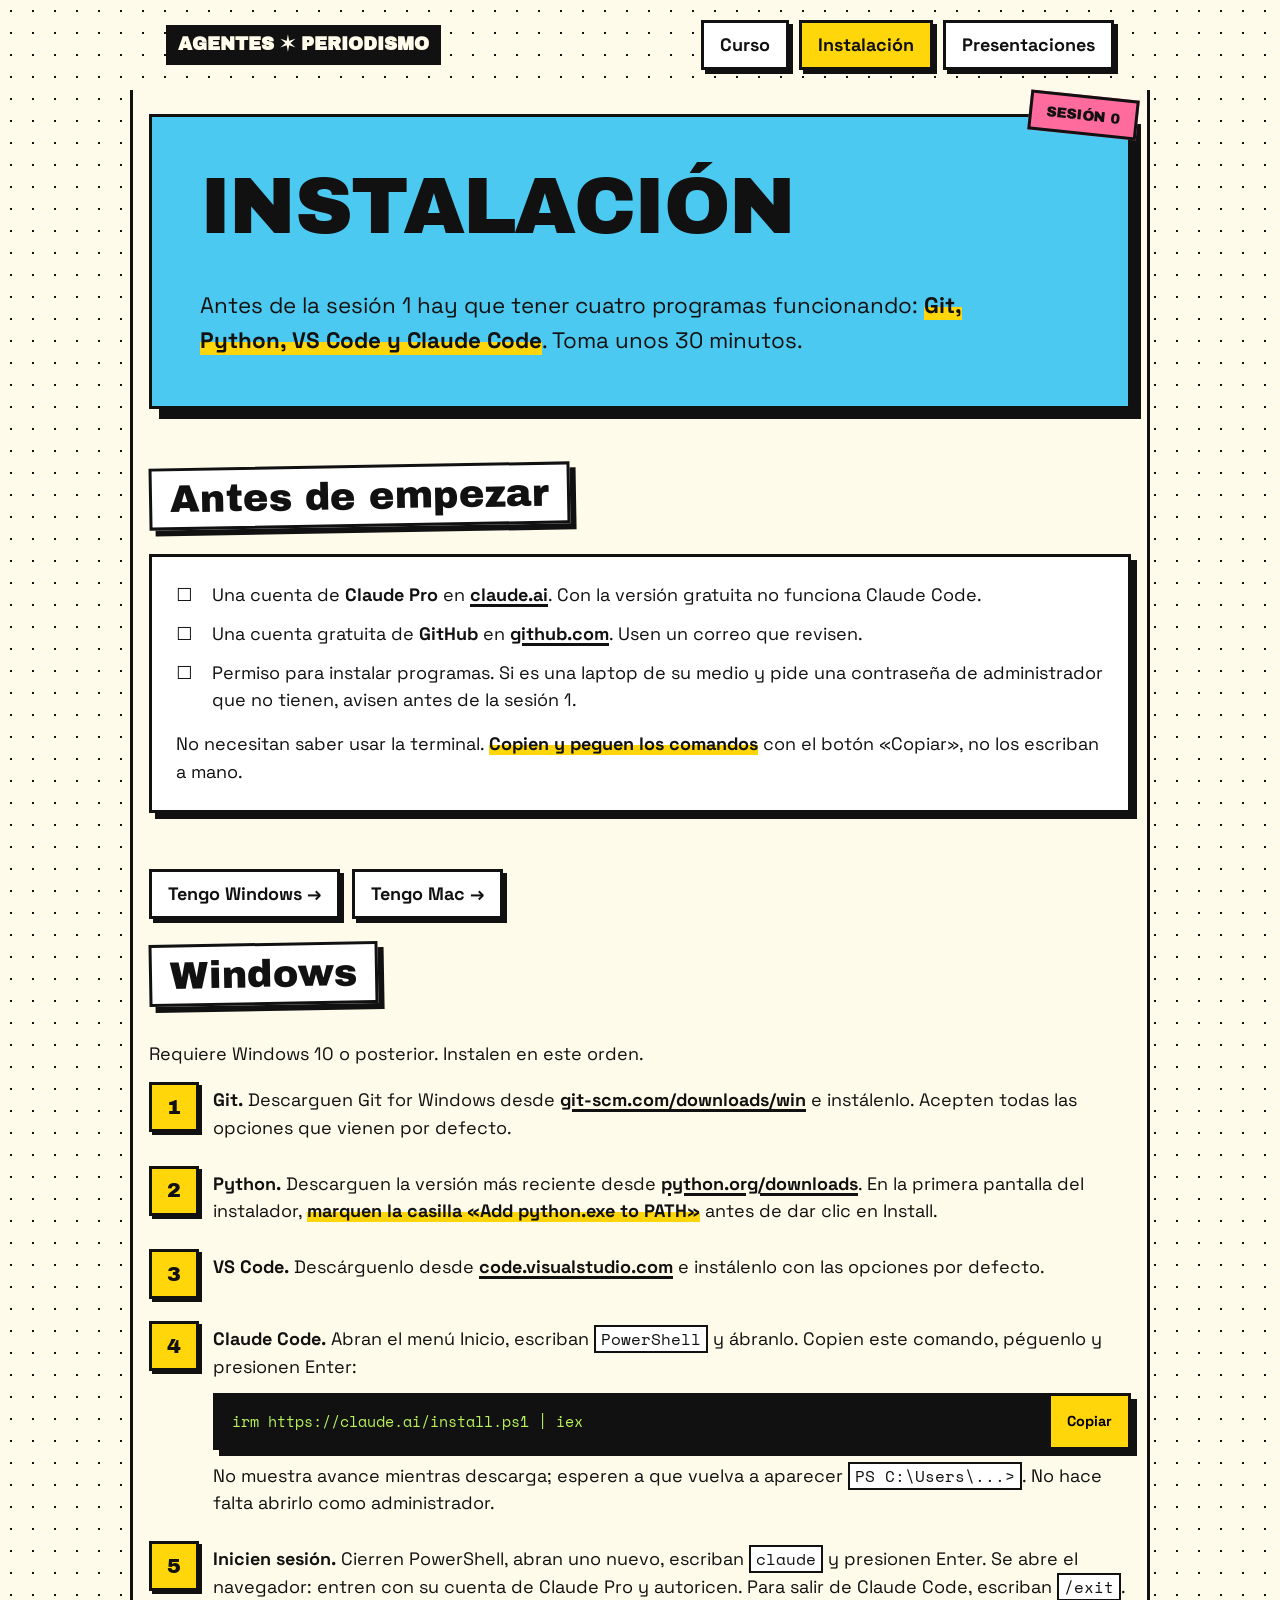
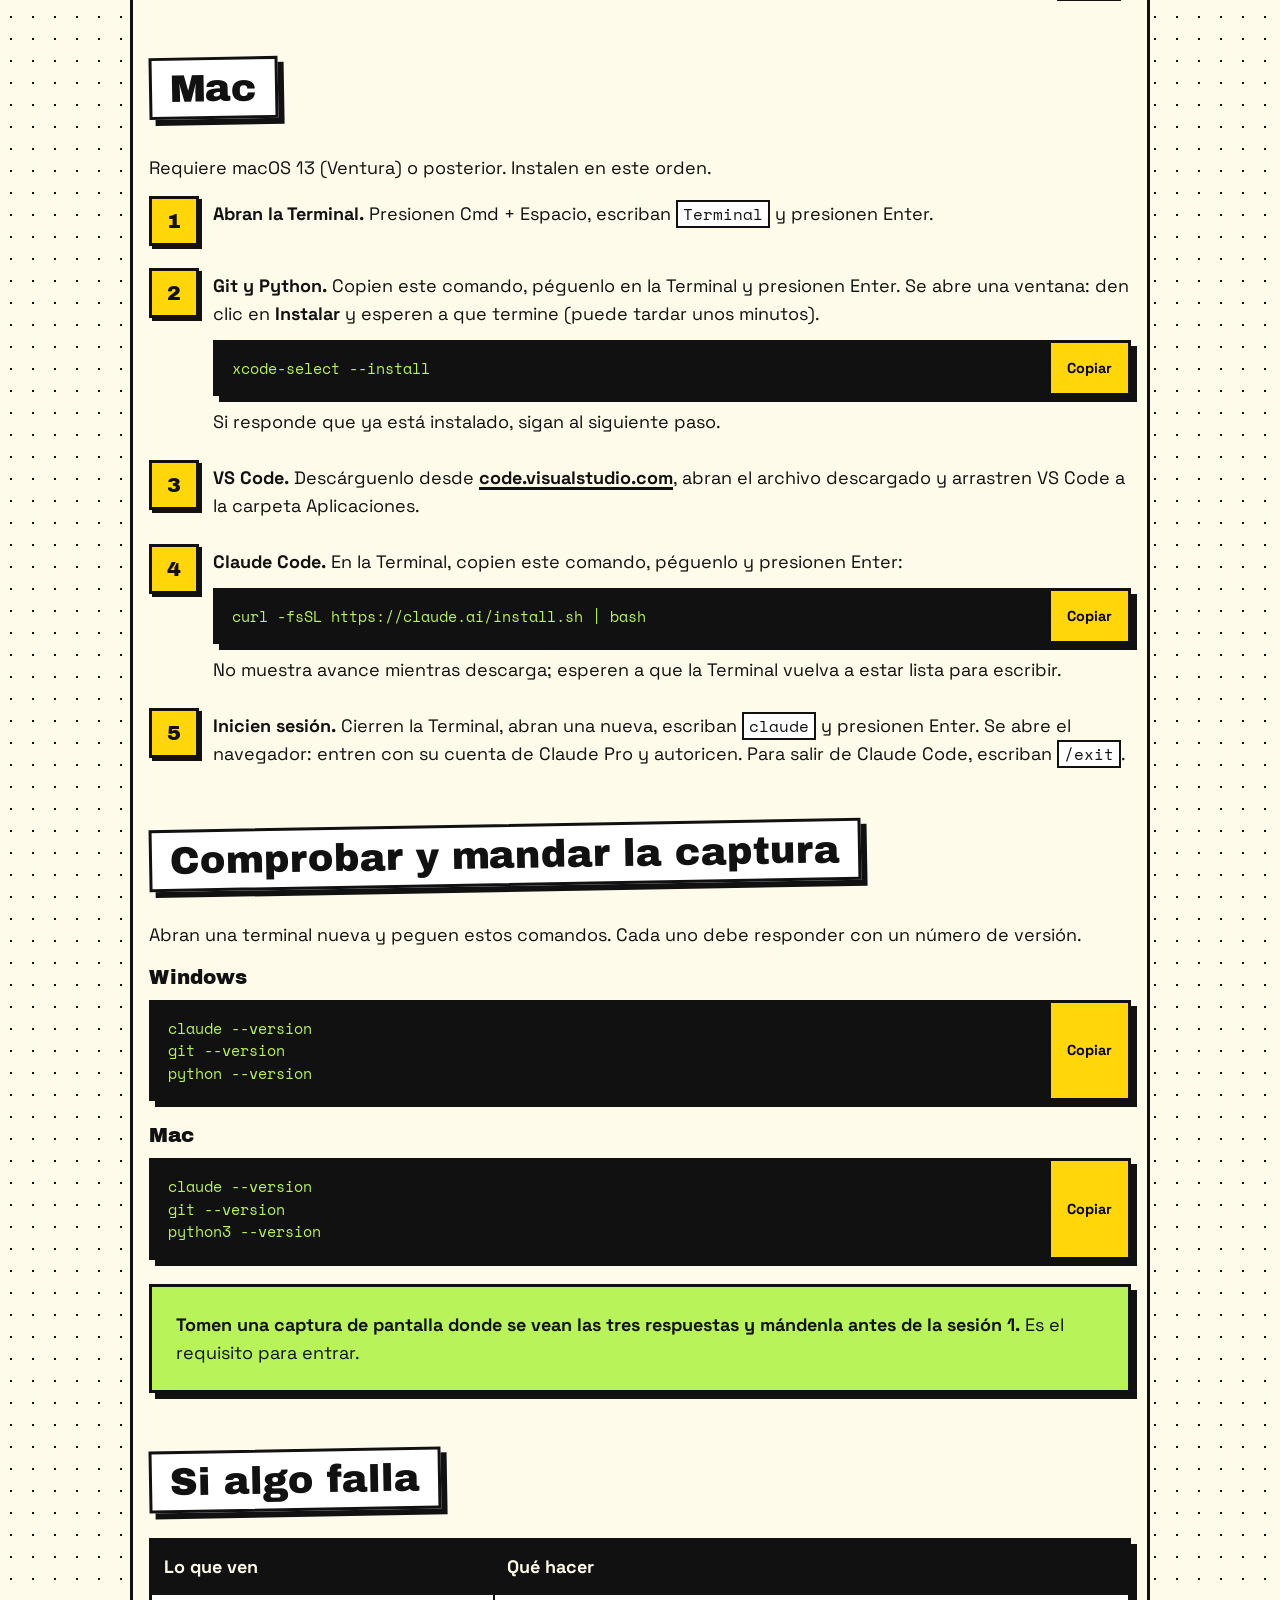
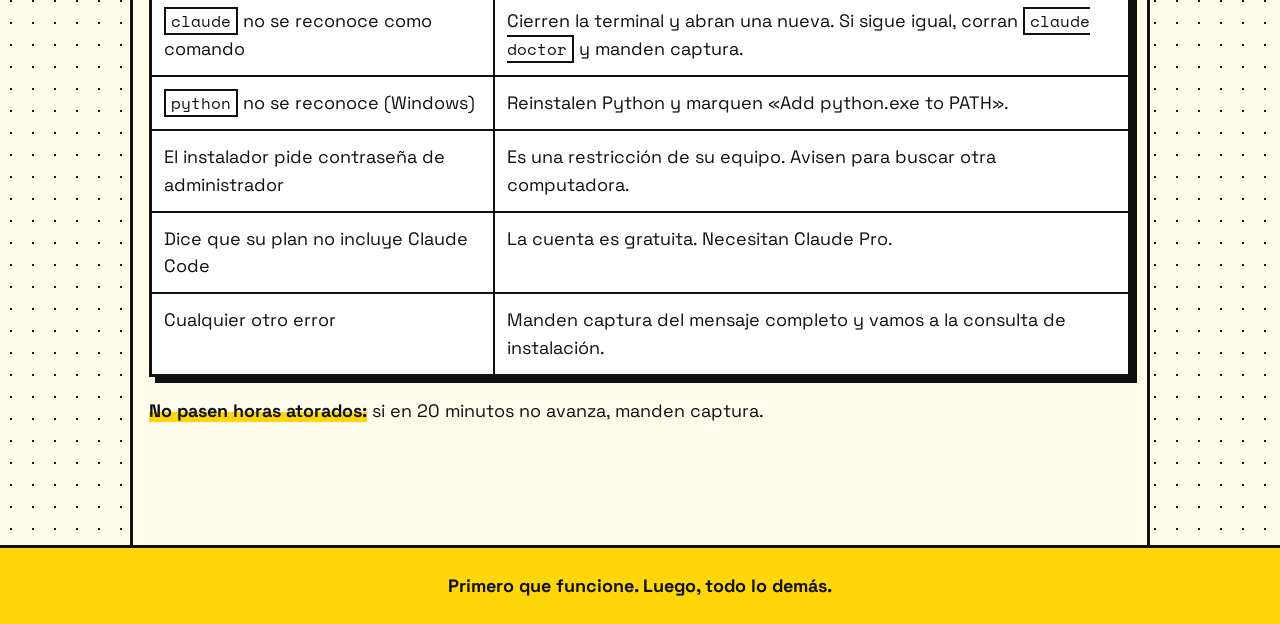
<file: docs/instalacion.html>
<!doctype html>
<html lang="es">
<head>
<meta charset="utf-8">
<meta name="viewport" content="width=device-width, initial-scale=1">
<title>Manual de instalación</title>
<meta name="description" content="Cómo instalar Git, Python, VS Code y Claude Code en Windows y Mac antes de la sesión 1.">
<link rel="preconnect" href="https://fonts.googleapis.com">
<link rel="preconnect" href="https://fonts.gstatic.com" crossorigin>
<link href="https://fonts.googleapis.com/css2?family=Archivo+Black&family=Space+Grotesk:wght@400;700&family=Space+Mono&display=swap" rel="stylesheet">
<link rel="stylesheet" href="estilo.css">
</head>
<body>
<header class="top">
  <a class="marca" href="index.html">Agentes ✶ Periodismo</a>
  <nav>
    <a class="btn" href="index.html">Curso</a>
    <a class="btn activo" href="instalacion.html">Instalación</a>
    <a class="btn" href="index.html#temario">Presentaciones</a>
  </nav>
</header>

<main>
  <div class="hero" style="background:var(--cyan)">
    <span class="sello">Sesión 0</span>
    <h1>Instalación</h1>
    <p class="bajada">Antes de la sesión 1 hay que tener cuatro programas funcionando: <strong>Git, Python, VS Code y Claude Code</strong>. Toma unos 30 minutos.</p>
  </div>

  <section>
    <h2>Antes de empezar</h2>
    <div class="caja">
      <ul class="marcas checks">
        <li>Una cuenta de <b>Claude Pro</b> en <a href="https://claude.ai">claude.ai</a>. Con la versión gratuita no funciona Claude Code.</li>
        <li>Una cuenta gratuita de <b>GitHub</b> en <a href="https://github.com">github.com</a>. Usen un correo que revisen.</li>
        <li>Permiso para instalar programas. Si es una laptop de su medio y pide una contraseña de administrador que no tienen, avisen antes de la sesión 1.</li>
      </ul>
      <p style="margin:16px 0 0">No necesitan saber usar la terminal. <strong>Copien y peguen los comandos</strong> con el botón «Copiar», no los escriban a mano.</p>
    </div>
  </section>

  <div class="sistemas">
    <a class="btn" href="#windows">Tengo Windows →</a>
    <a class="btn" href="#mac">Tengo Mac →</a>
  </div>

  <section id="windows">
    <h2>Windows</h2>
    <p style="margin-top:16px">Requiere Windows 10 o posterior. Instalen en este orden.</p>
    <ol class="pasos">
      <li><b>Git.</b> Descarguen Git for Windows desde <a href="https://git-scm.com/downloads/win">git-scm.com/downloads/win</a> e instálenlo. Acepten todas las opciones que vienen por defecto.</li>
      <li><b>Python.</b> Descarguen la versión más reciente desde <a href="https://www.python.org/downloads/">python.org/downloads</a>. En la primera pantalla del instalador, <strong>marquen la casilla «Add python.exe to PATH»</strong> antes de dar clic en Install.</li>
      <li><b>VS Code.</b> Descárguenlo desde <a href="https://code.visualstudio.com">code.visualstudio.com</a> e instálenlo con las opciones por defecto.</li>
      <li><b>Claude Code.</b> Abran el menú Inicio, escriban <code>PowerShell</code> y ábranlo. Copien este comando, péguenlo y presionen Enter:
        <div class="comando"><pre>irm https://claude.ai/install.ps1 | iex</pre><button type="button">Copiar</button></div>
        No muestra avance mientras descarga; esperen a que vuelva a aparecer <code>PS C:\Users\...&gt;</code>. No hace falta abrirlo como administrador.</li>
      <li><b>Inicien sesión.</b> Cierren PowerShell, abran uno nuevo, escriban <code>claude</code> y presionen Enter. Se abre el navegador: entren con su cuenta de Claude Pro y autoricen. Para salir de Claude Code, escriban <code>/exit</code>.</li>
    </ol>
  </section>

  <section id="mac">
    <h2>Mac</h2>
    <p style="margin-top:16px">Requiere macOS 13 (Ventura) o posterior. Instalen en este orden.</p>
    <ol class="pasos">
      <li><b>Abran la Terminal.</b> Presionen Cmd + Espacio, escriban <code>Terminal</code> y presionen Enter.</li>
      <li><b>Git y Python.</b> Copien este comando, péguenlo en la Terminal y presionen Enter. Se abre una ventana: den clic en <b>Instalar</b> y esperen a que termine (puede tardar unos minutos).
        <div class="comando"><pre>xcode-select --install</pre><button type="button">Copiar</button></div>
        Si responde que ya está instalado, sigan al siguiente paso.</li>
      <li><b>VS Code.</b> Descárguenlo desde <a href="https://code.visualstudio.com">code.visualstudio.com</a>, abran el archivo descargado y arrastren VS Code a la carpeta Aplicaciones.</li>
      <li><b>Claude Code.</b> En la Terminal, copien este comando, péguenlo y presionen Enter:
        <div class="comando"><pre>curl -fsSL https://claude.ai/install.sh | bash</pre><button type="button">Copiar</button></div>
        No muestra avance mientras descarga; esperen a que la Terminal vuelva a estar lista para escribir.</li>
      <li><b>Inicien sesión.</b> Cierren la Terminal, abran una nueva, escriban <code>claude</code> y presionen Enter. Se abre el navegador: entren con su cuenta de Claude Pro y autoricen. Para salir de Claude Code, escriban <code>/exit</code>.</li>
    </ol>
  </section>

  <section>
    <h2>Comprobar y mandar la captura</h2>
    <p style="margin-top:16px">Abran una terminal nueva y peguen estos comandos. Cada uno debe responder con un número de versión.</p>
    <h3>Windows</h3>
    <div class="comando"><pre>claude --version
git --version
python --version</pre><button type="button">Copiar</button></div>
    <h3 style="margin-top:24px">Mac</h3>
    <div class="comando"><pre>claude --version
git --version
python3 --version</pre><button type="button">Copiar</button></div>
    <div class="caja lima" style="margin-top:24px">
      <p style="margin:0"><b>Tomen una captura de pantalla donde se vean las tres respuestas y mándenla antes de la sesión 1.</b> Es el requisito para entrar.</p>
    </div>
  </section>

  <section>
    <h2>Si algo falla</h2>
    <table class="tabla" style="margin-top:8px">
      <thead><tr><th>Lo que ven</th><th>Qué hacer</th></tr></thead>
      <tbody>
        <tr><td><code>claude</code> no se reconoce como comando</td><td>Cierren la terminal y abran una nueva. Si sigue igual, corran <code>claude doctor</code> y manden captura.</td></tr>
        <tr><td><code>python</code> no se reconoce (Windows)</td><td>Reinstalen Python y marquen «Add python.exe to PATH».</td></tr>
        <tr><td>El instalador pide contraseña de administrador</td><td>Es una restricción de su equipo. Avisen para buscar otra computadora.</td></tr>
        <tr><td>Dice que su plan no incluye Claude Code</td><td>La cuenta es gratuita. Necesitan Claude Pro.</td></tr>
        <tr><td>Cualquier otro error</td><td>Manden captura del mensaje completo y vamos a la consulta de instalación.</td></tr>
      </tbody>
    </table>
    <p style="margin-top:20px"><strong>No pasen horas atorados:</strong> si en 20 minutos no avanza, manden captura.</p>
  </section>
</main>

<footer>Primero que funcione. Luego, todo lo demás.</footer>
<script>
document.querySelectorAll('.comando button').forEach(b => b.onclick = () =>
  navigator.clipboard.writeText(b.previousElementSibling.textContent).then(() => {
    b.textContent = '¡Copiado!'; setTimeout(() => b.textContent = 'Copiar', 1500);
  }));
</script>
</body>
</html>
</file>
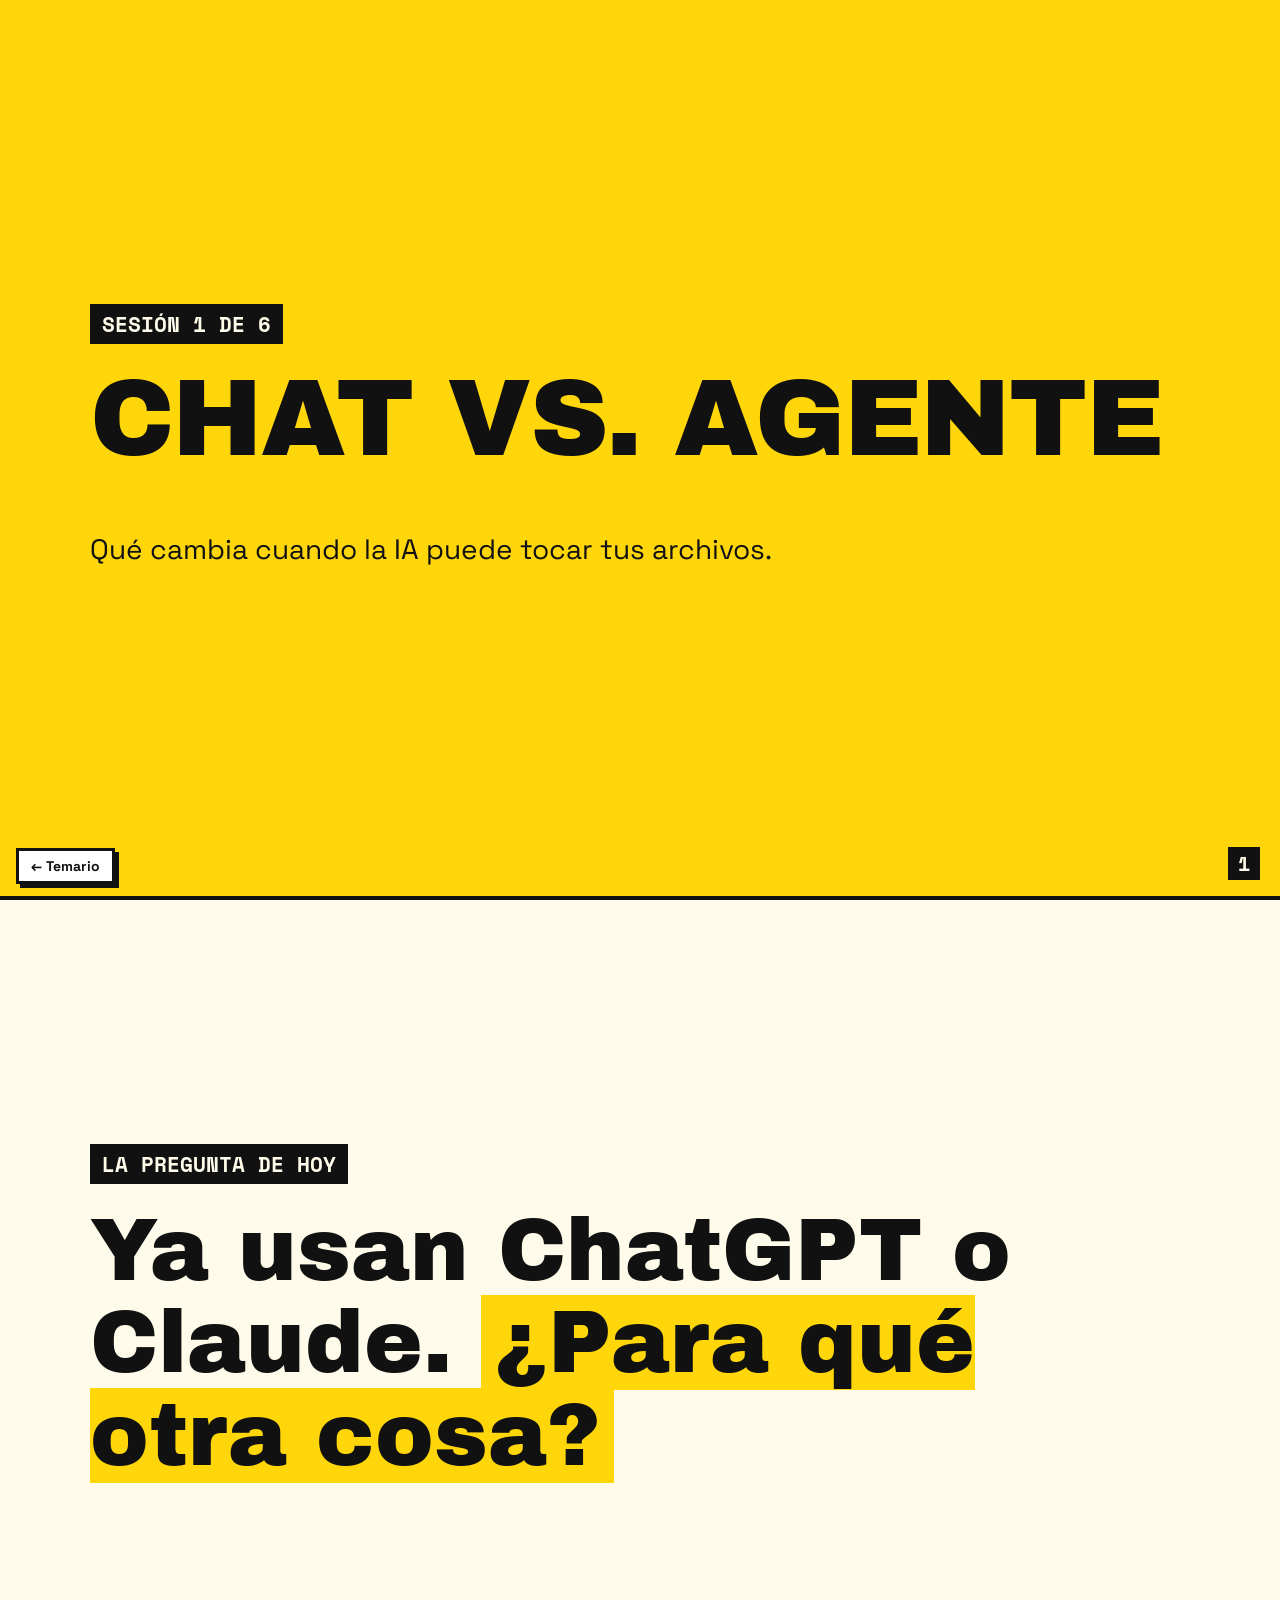
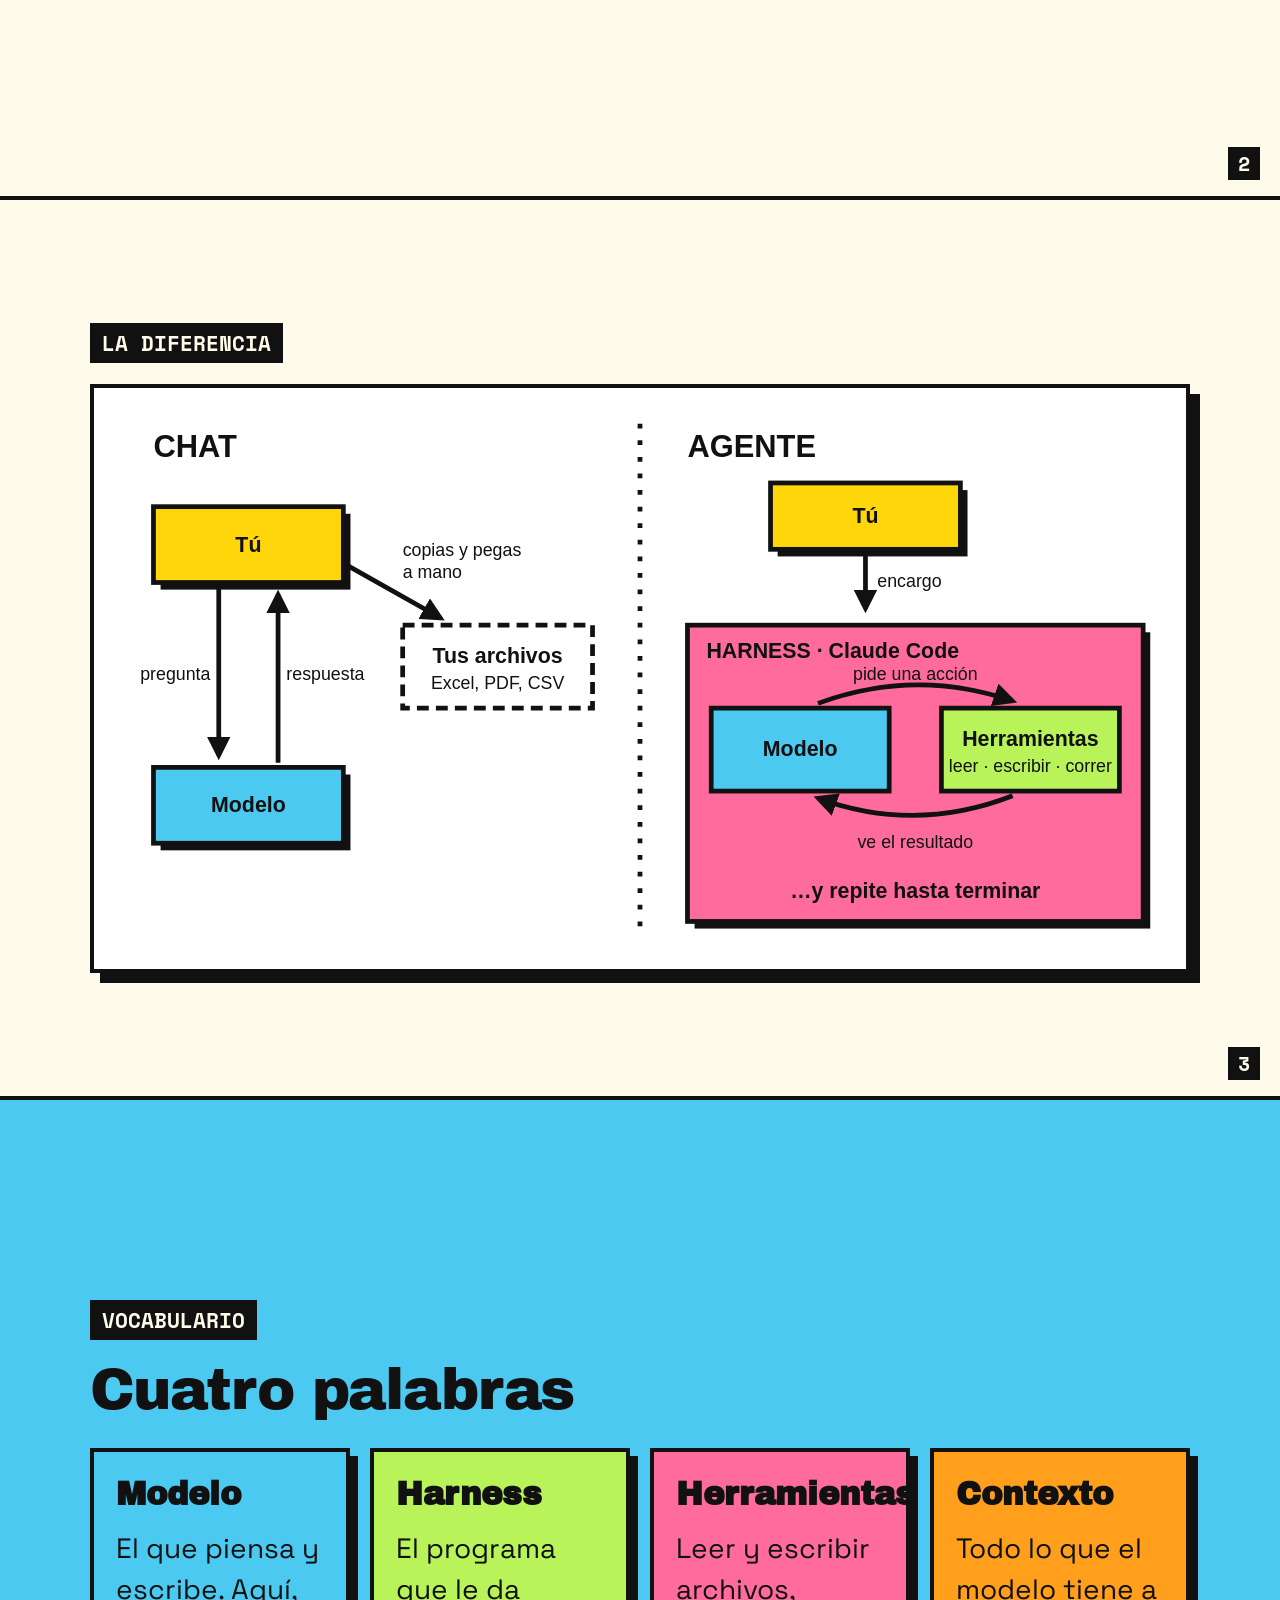
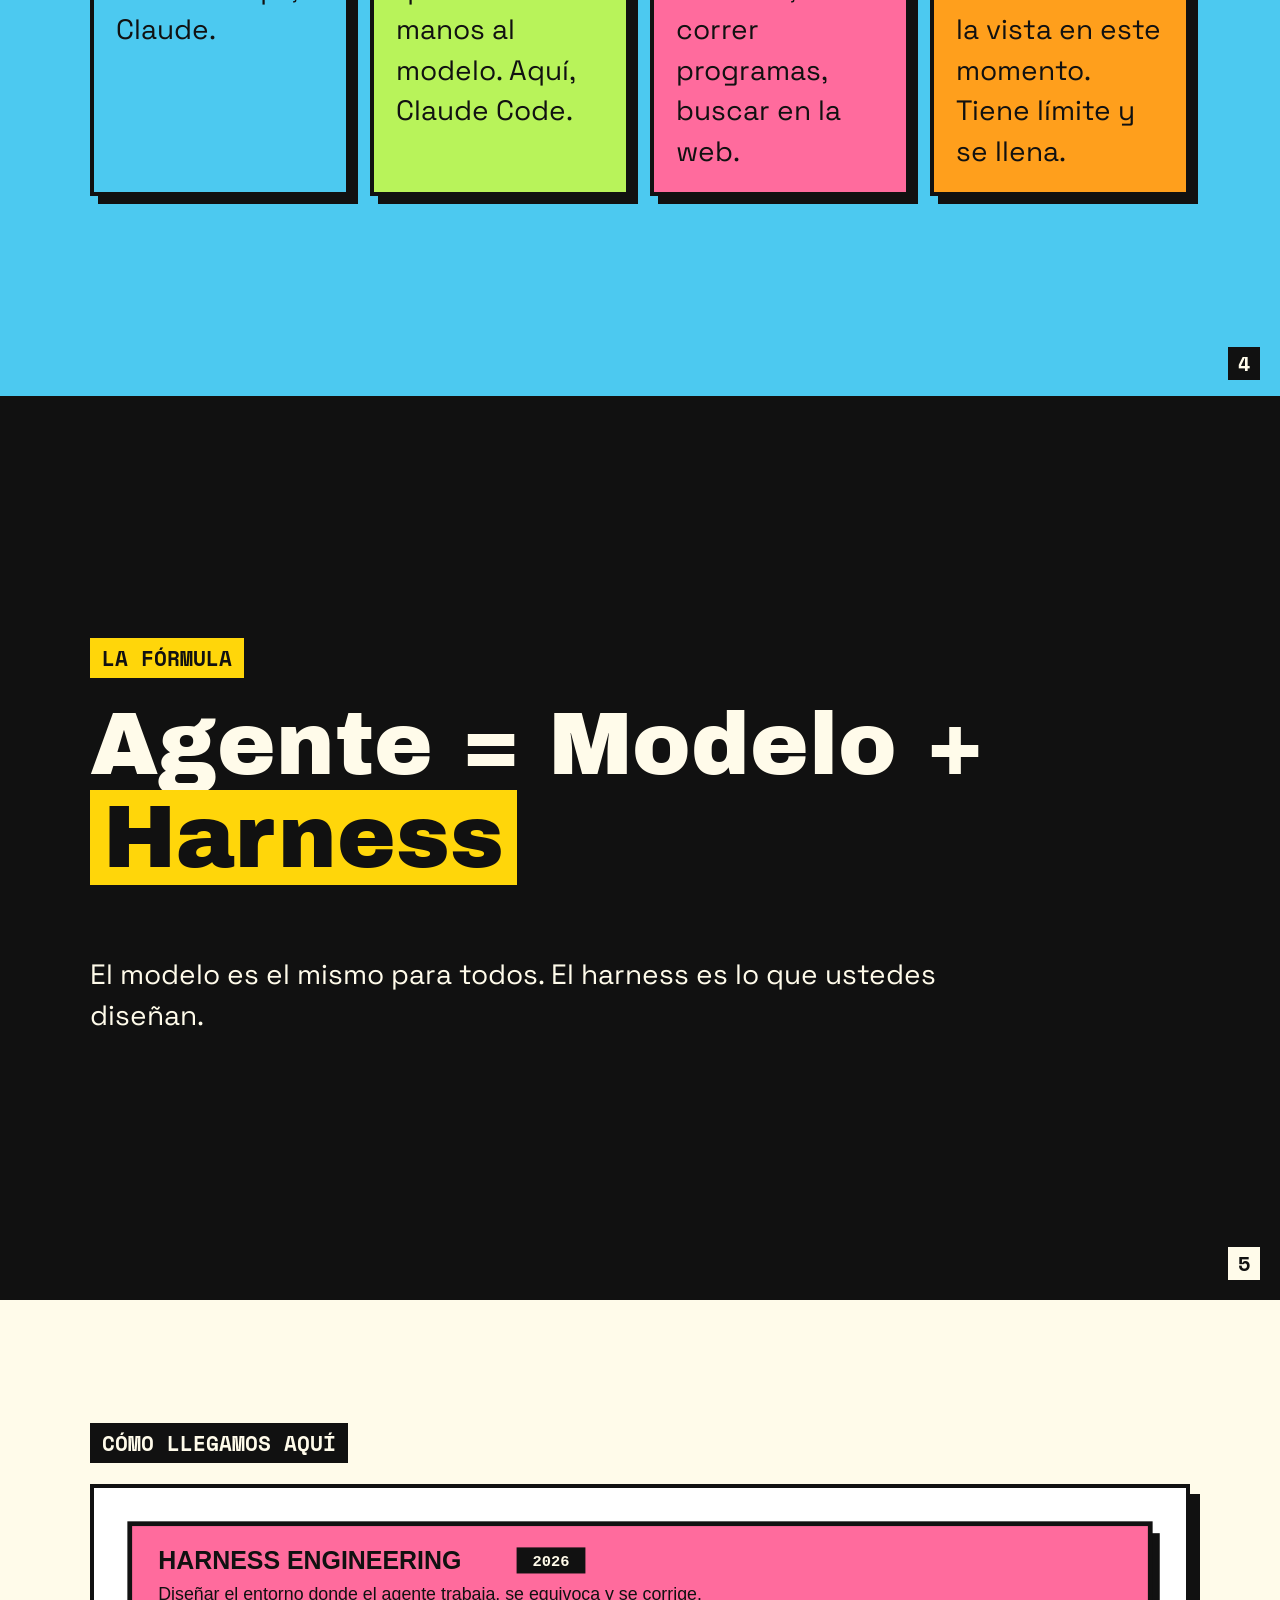
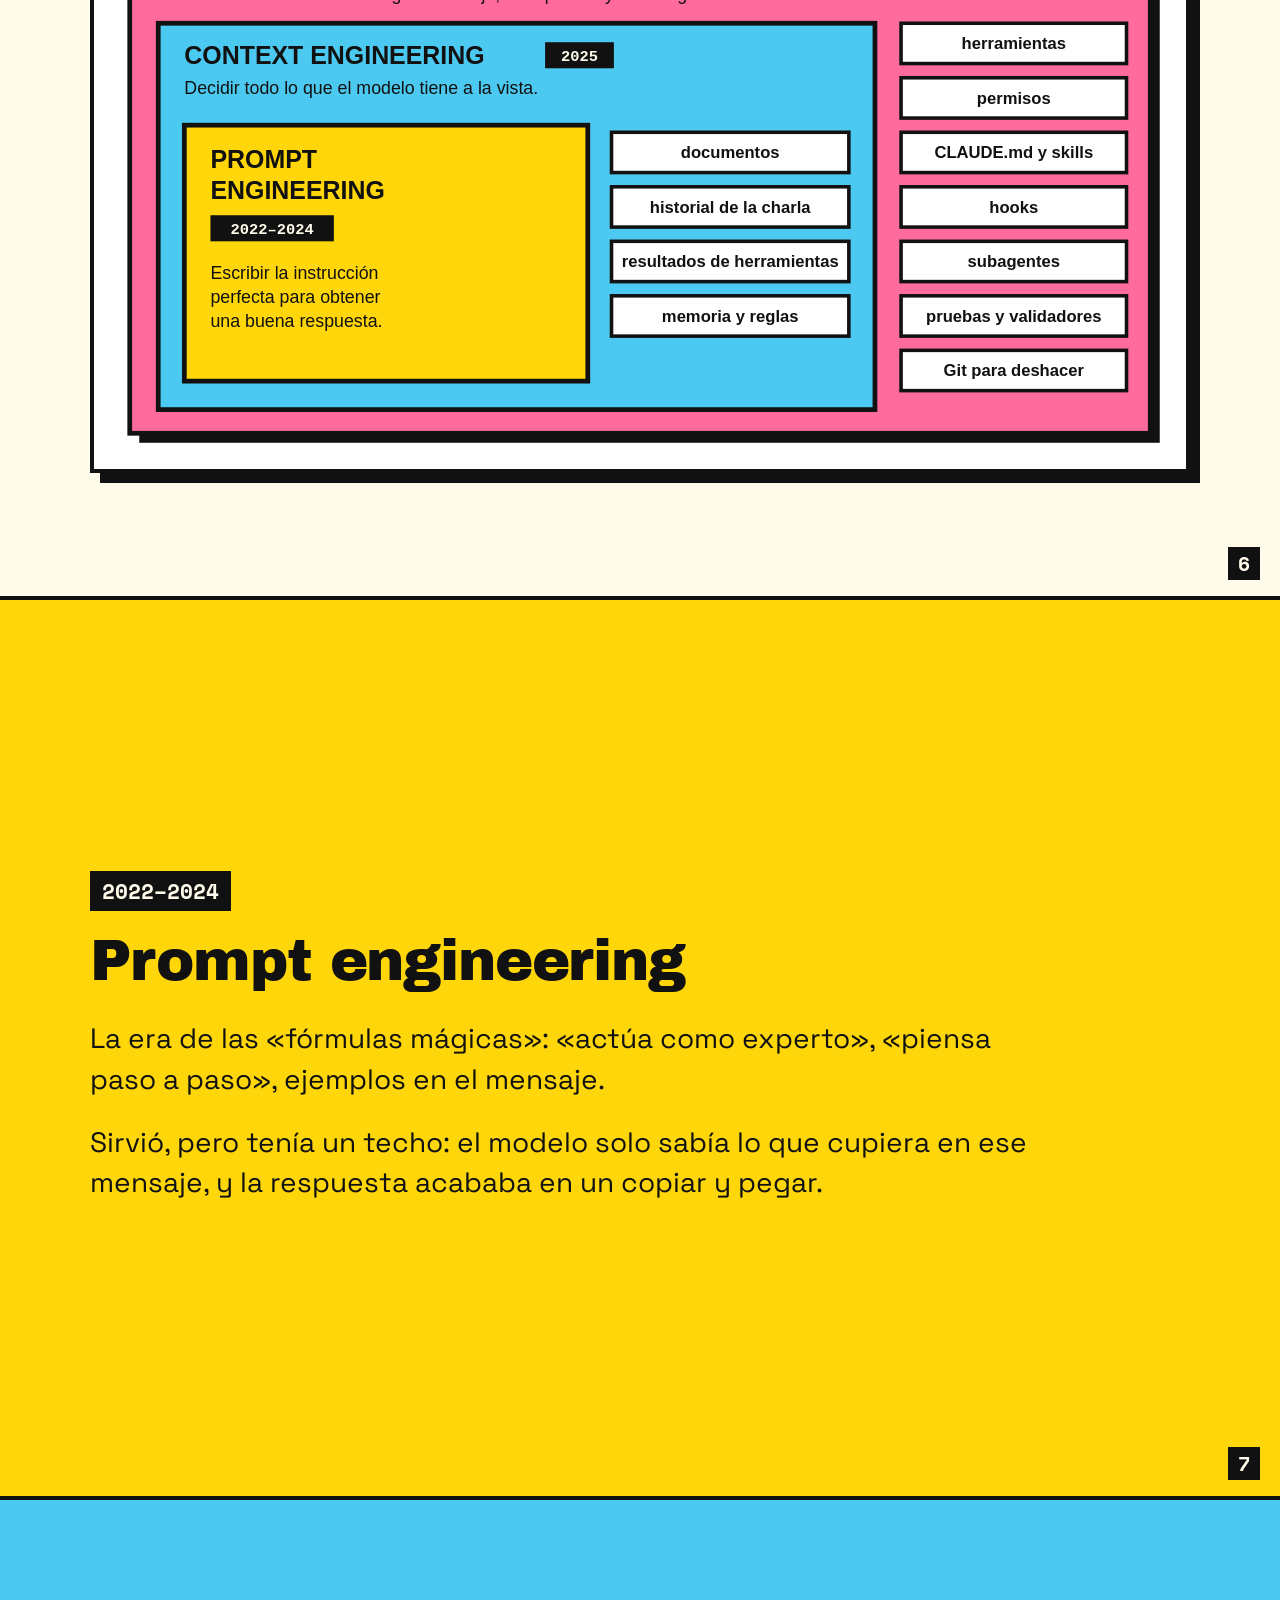
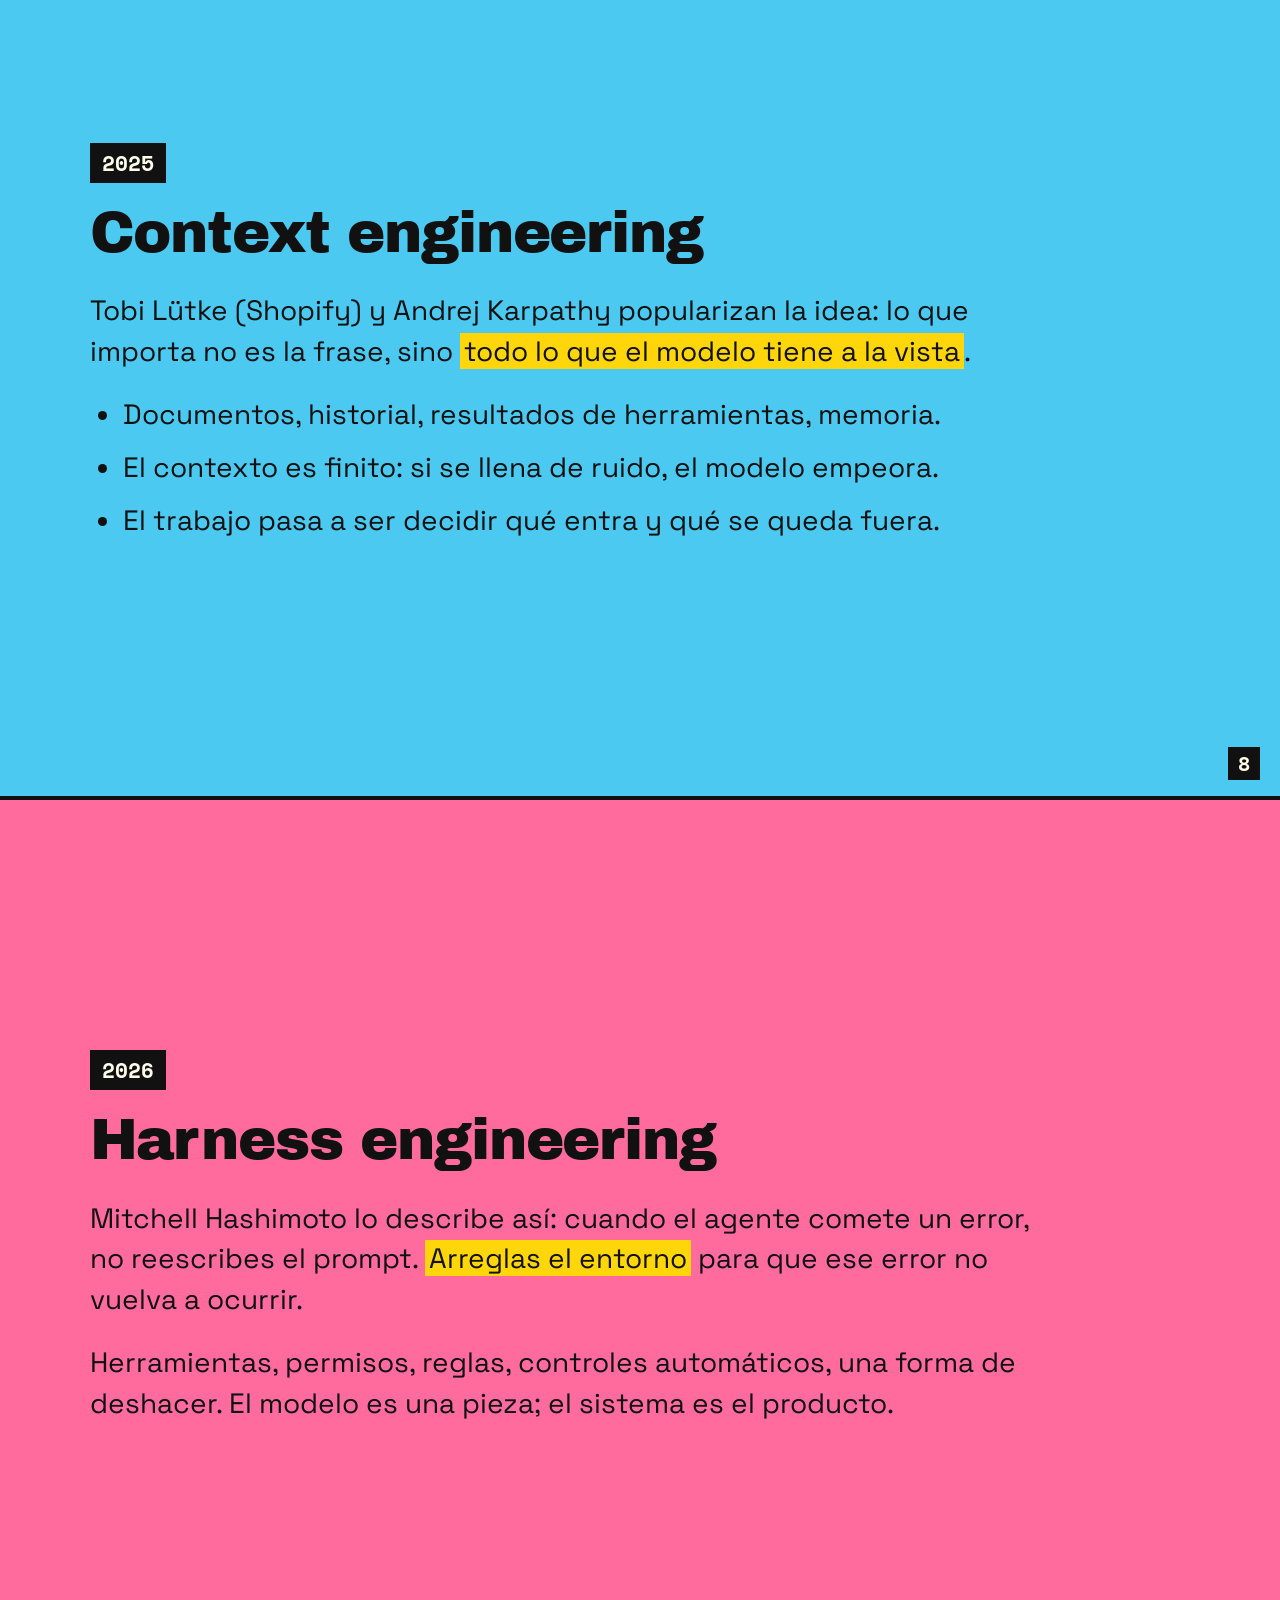
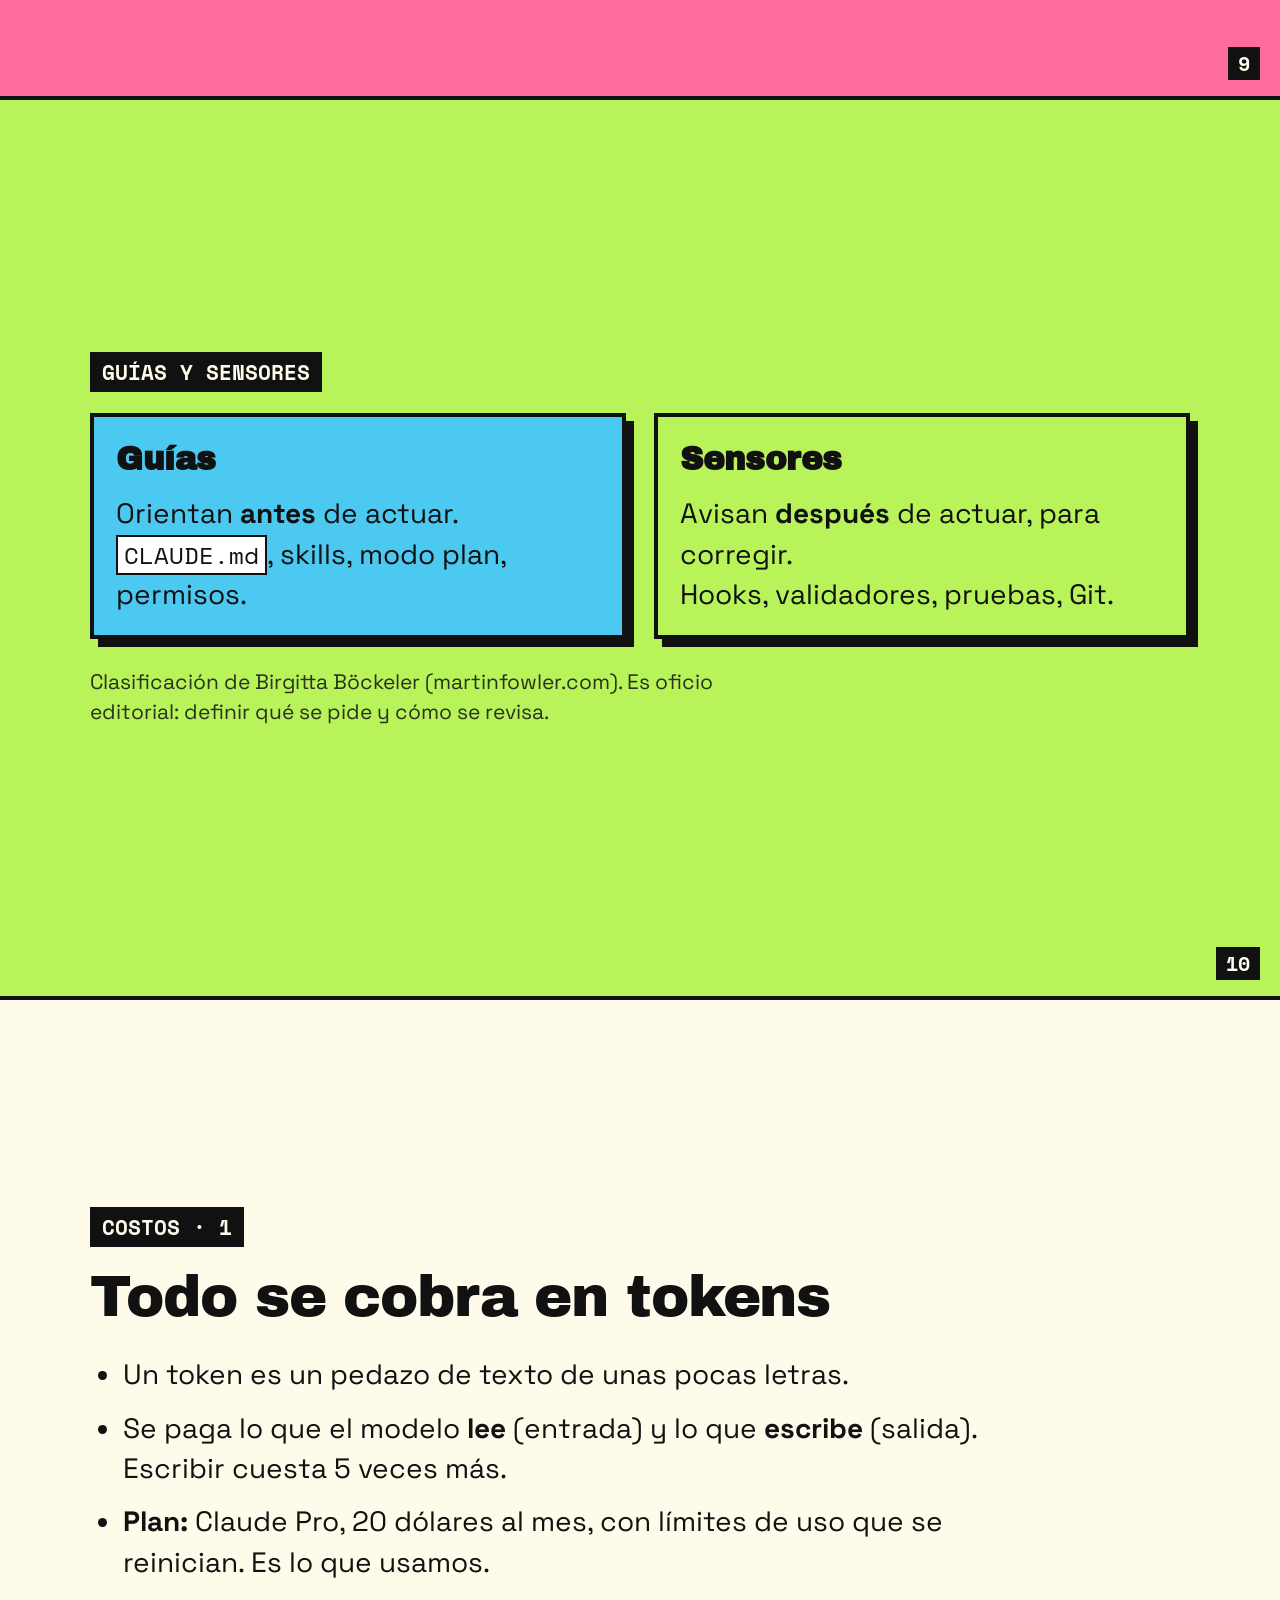
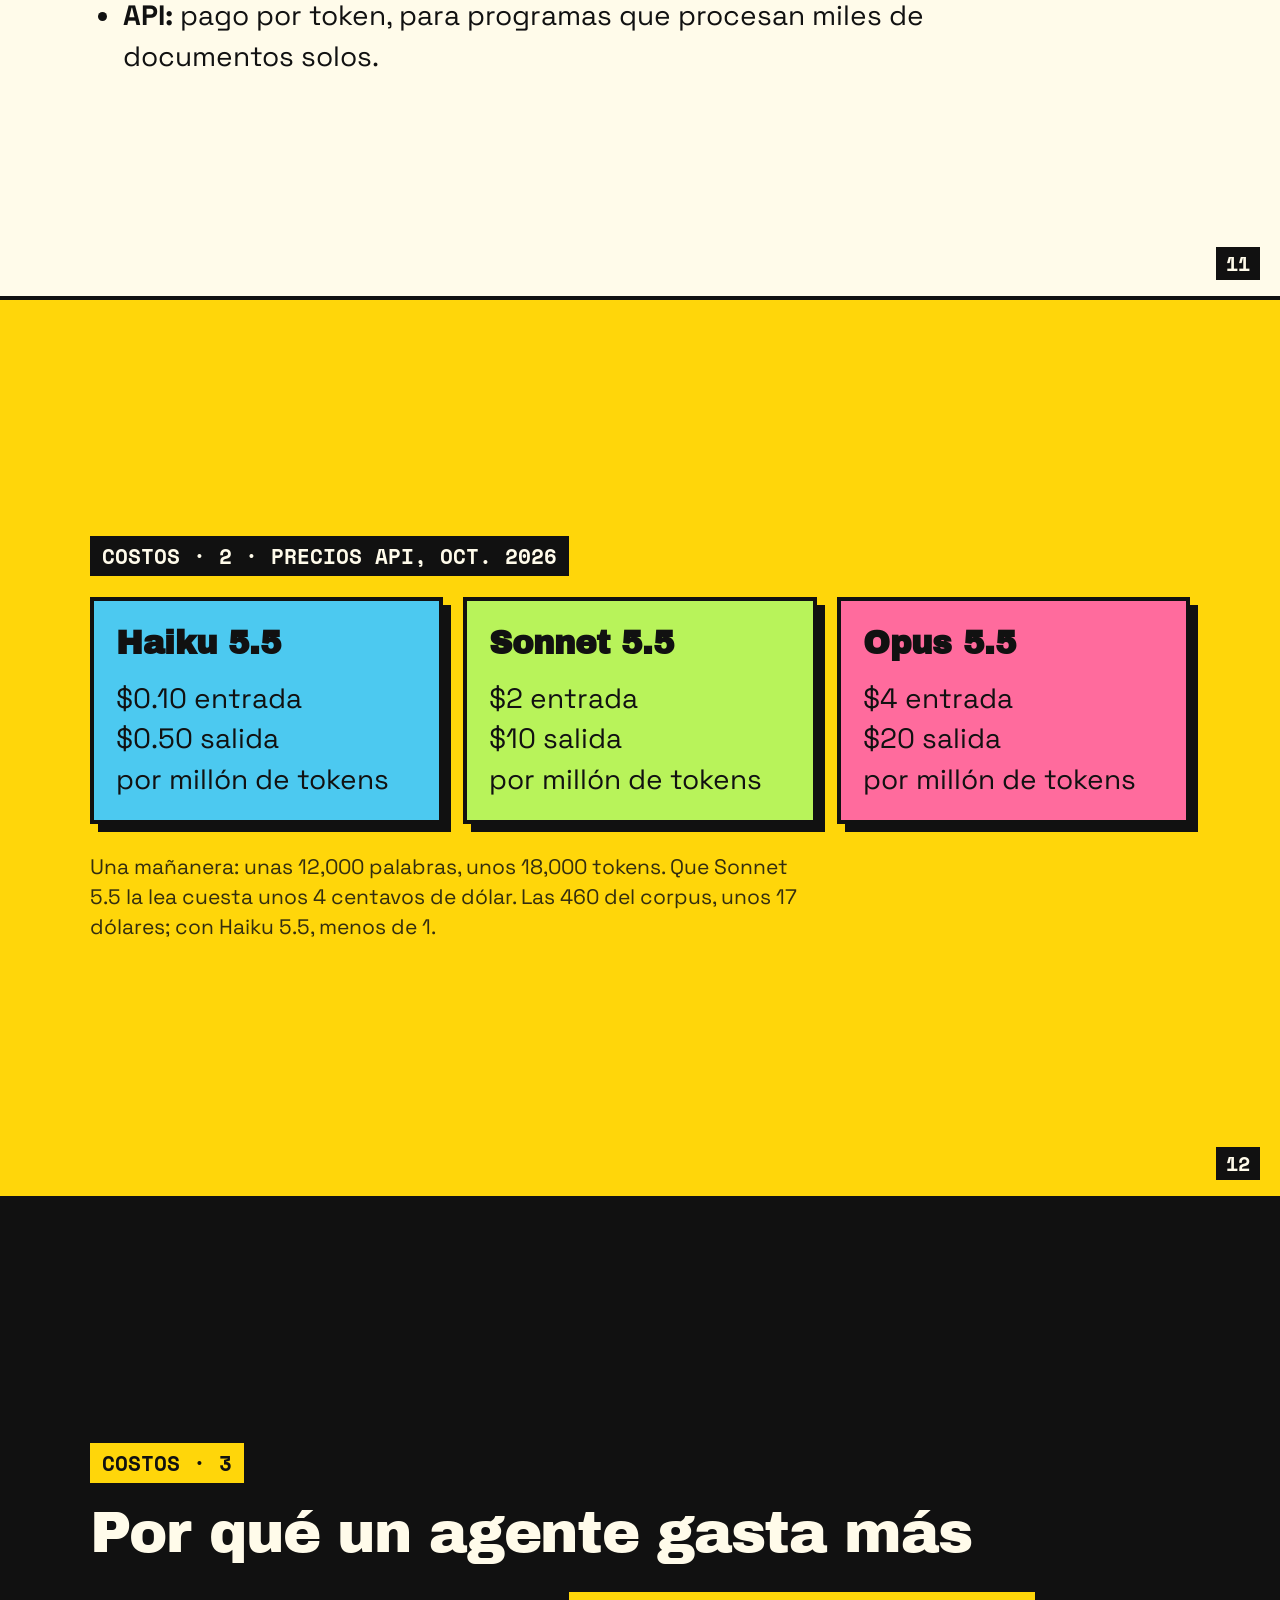
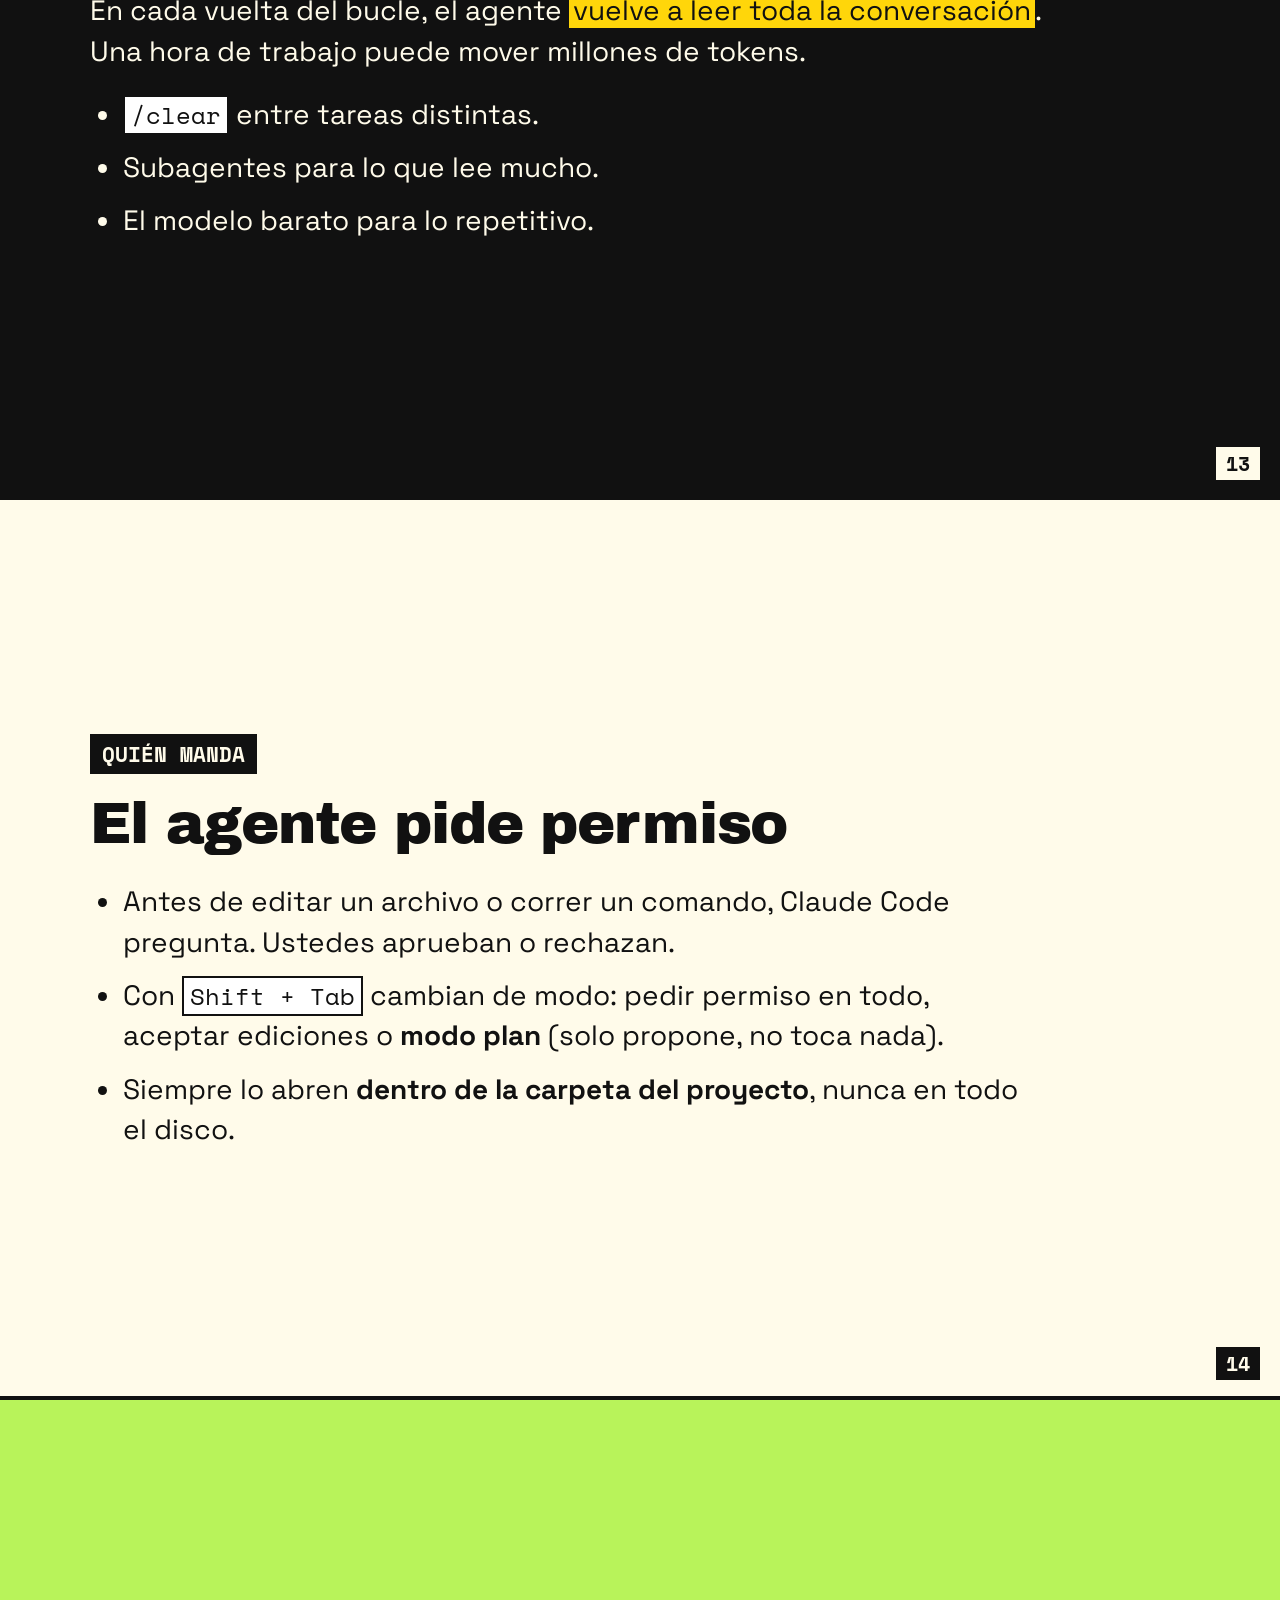
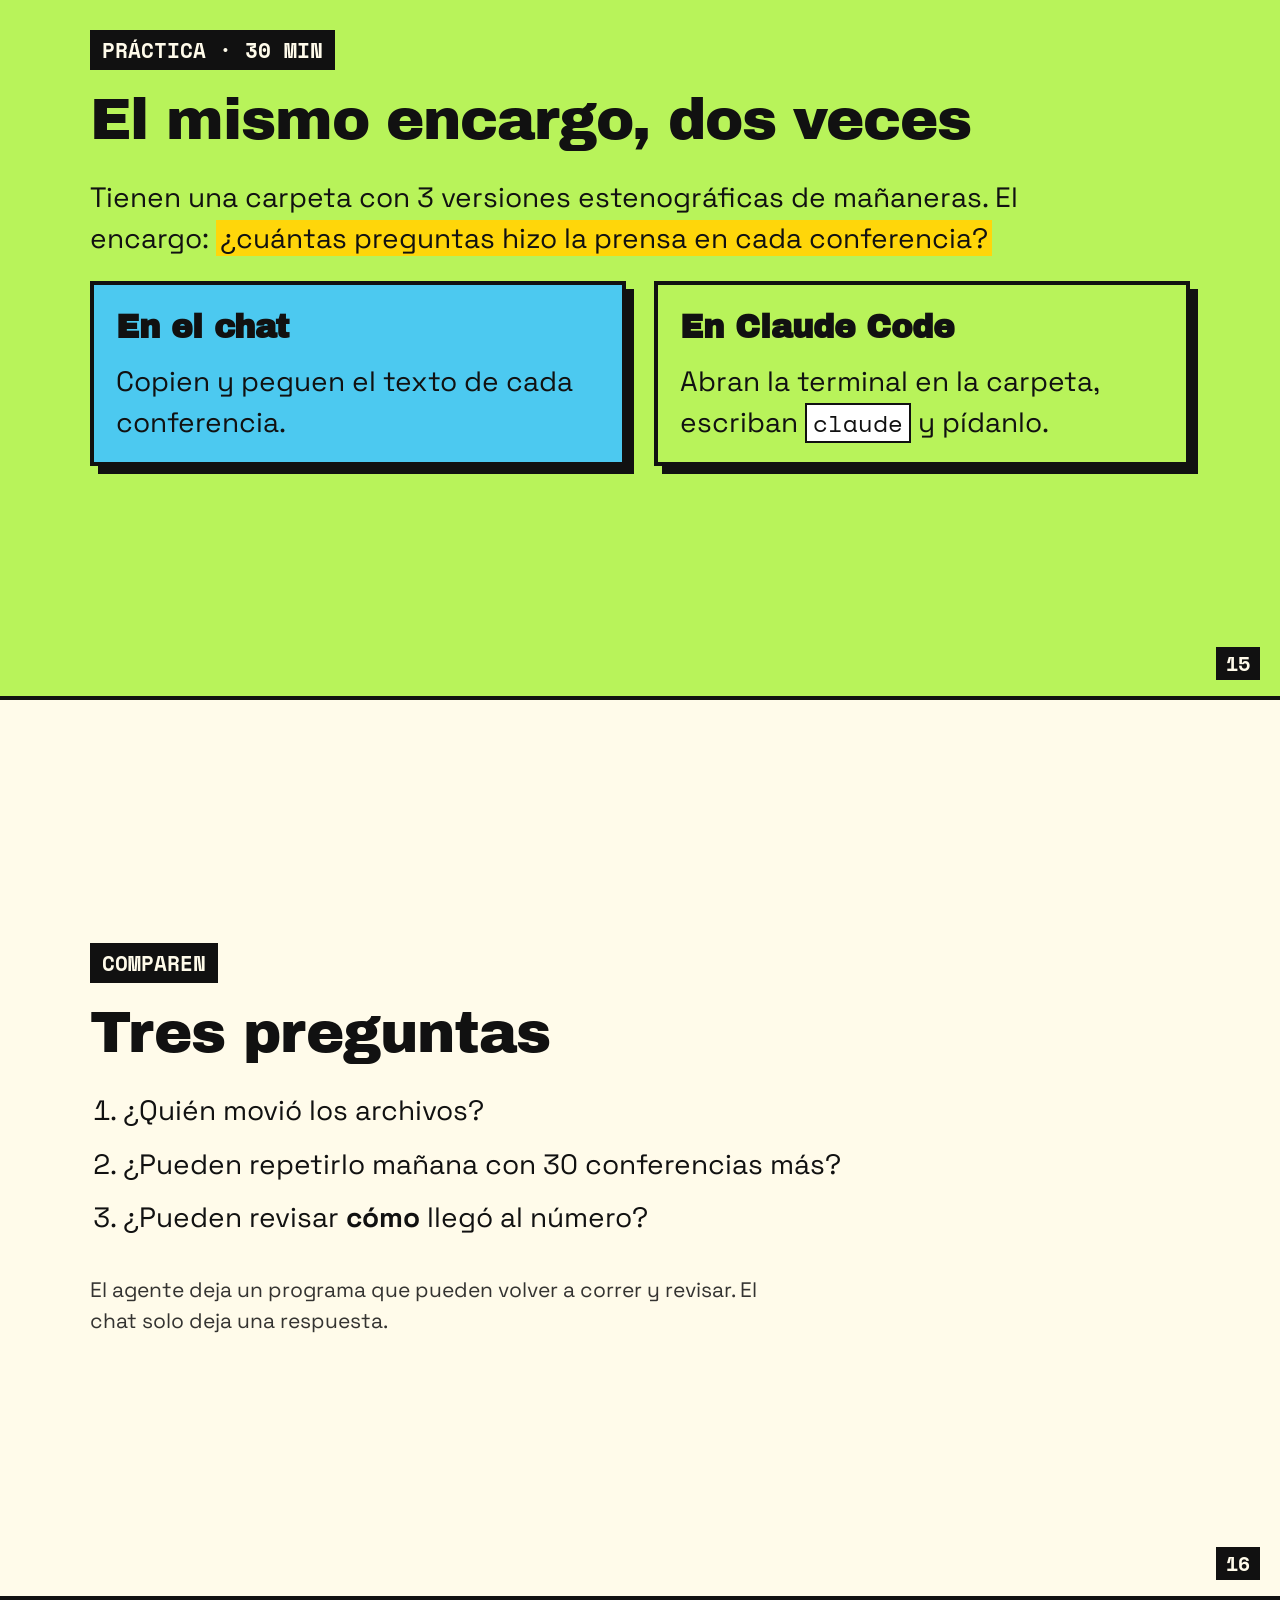
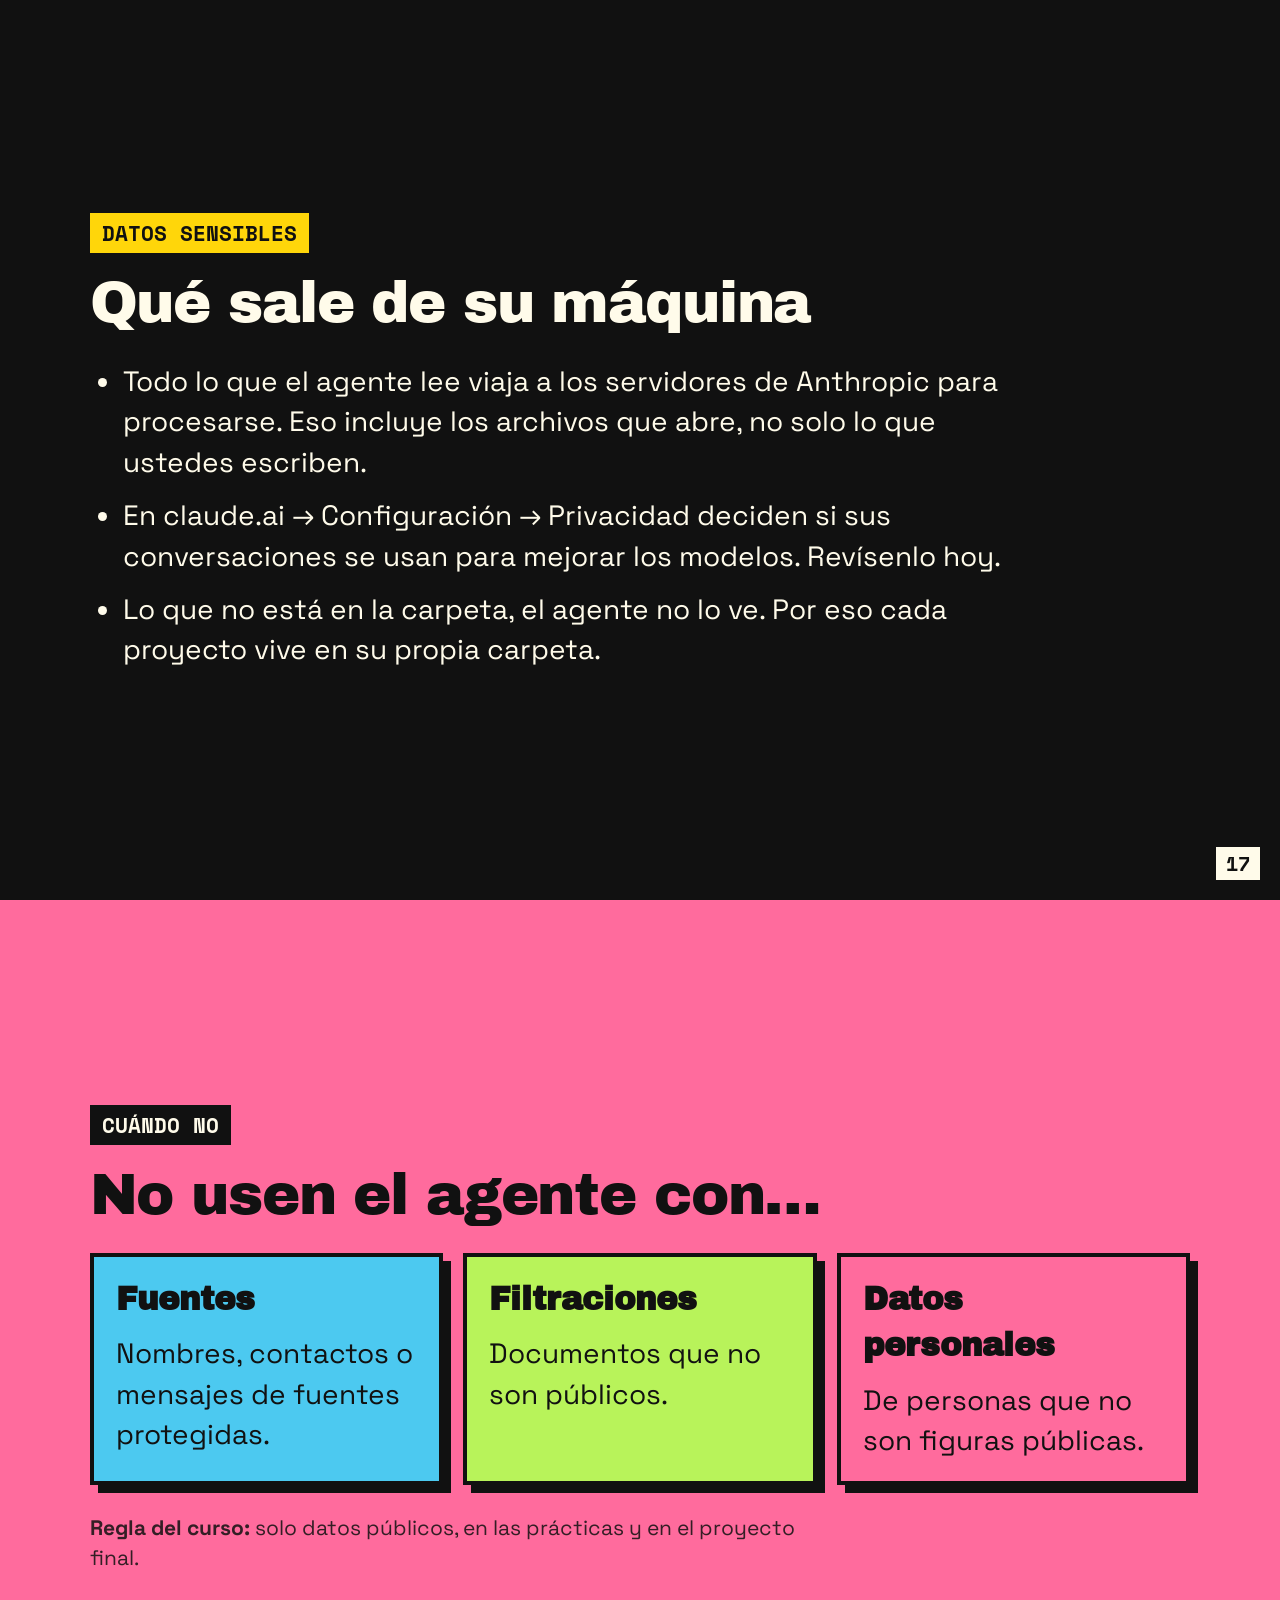
<file: docs/sesiones/1.html>
<!doctype html>
<html lang="es">
<head>
<meta charset="utf-8">
<meta name="viewport" content="width=device-width, initial-scale=1">
<title>Sesión 1 · Chat vs. agente</title>
<link rel="preconnect" href="https://fonts.googleapis.com">
<link rel="preconnect" href="https://fonts.gstatic.com" crossorigin>
<link href="https://fonts.googleapis.com/css2?family=Archivo+Black&family=Space+Grotesk:wght@400;700&family=Space+Mono&display=swap" rel="stylesheet">
<link rel="stylesheet" href="diapos.css">
</head>
<body>
<a class="salir" href="../index.html#temario">← Temario</a>

<section class="d amarillo">
  <span class="kicker">Sesión 1 de 6</span>
  <h1>Chat vs. agente</h1>
  <p>Qué cambia cuando la IA puede tocar tus archivos.</p>
</section>

<section class="d">
  <span class="kicker">La pregunta de hoy</span>
  <p class="enorme">Ya usan ChatGPT o Claude. <mark>¿Para qué otra cosa?</mark></p>
</section>

<section class="d">
  <span class="kicker">La diferencia</span>
  <div class="diagrama"><img src="../img/chat-vs-agente.svg" alt="En el chat tú copias y pegas entre el modelo y tus archivos. En el agente, el harness deja que el modelo use herramientas sobre tu carpeta en un bucle."></div>
</section>

<section class="d cian">
  <span class="kicker">Vocabulario</span>
  <h2>Cuatro palabras</h2>
  <div class="cajas">
    <div class="caja"><b>Modelo</b>El que piensa y escribe. Aquí, Claude.</div>
    <div class="caja"><b>Harness</b>El programa que le da manos al modelo. Aquí, Claude Code.</div>
    <div class="caja"><b>Herramientas</b>Leer y escribir archivos, correr programas, buscar en la web.</div>
    <div class="caja"><b>Contexto</b>Todo lo que el modelo tiene a la vista en este momento. Tiene límite y se llena.</div>
  </div>
</section>

<section class="d negro">
  <span class="kicker">La fórmula</span>
  <p class="enorme">Agente = Modelo + <mark>Harness</mark></p>
  <p>El modelo es el mismo para todos. El harness es lo que ustedes diseñan.</p>
</section>

<section class="d">
  <span class="kicker">Cómo llegamos aquí</span>
  <div class="diagrama"><img src="../img/evolucion.svg" alt="Prompt engineering (2022–2024) dentro de context engineering (2025), dentro de harness engineering (2026)."></div>
</section>

<section class="d amarillo">
  <span class="kicker">2022–2024</span>
  <h2>Prompt engineering</h2>
  <p>La era de las «fórmulas mágicas»: «actúa como experto», «piensa paso a paso», ejemplos en el mensaje.</p>
  <p>Sirvió, pero tenía un techo: el modelo solo sabía lo que cupiera en ese mensaje, y la respuesta acababa en un copiar y pegar.</p>
</section>

<section class="d cian">
  <span class="kicker">2025</span>
  <h2>Context engineering</h2>
  <p>Tobi Lütke (Shopify) y Andrej Karpathy popularizan la idea: lo que importa no es la frase, sino <mark>todo lo que el modelo tiene a la vista</mark>.</p>
  <ul>
    <li>Documentos, historial, resultados de herramientas, memoria.</li>
    <li>El contexto es finito: si se llena de ruido, el modelo empeora.</li>
    <li>El trabajo pasa a ser decidir qué entra y qué se queda fuera.</li>
  </ul>
</section>

<section class="d rosa">
  <span class="kicker">2026</span>
  <h2>Harness engineering</h2>
  <p>Mitchell Hashimoto lo describe así: cuando el agente comete un error, no reescribes el prompt. <mark>Arreglas el entorno</mark> para que ese error no vuelva a ocurrir.</p>
  <p>Herramientas, permisos, reglas, controles automáticos, una forma de deshacer. El modelo es una pieza; el sistema es el producto.</p>
</section>

<section class="d lima">
  <span class="kicker">Guías y sensores</span>
  <div class="dos">
    <div class="caja"><b>Guías</b>Orientan <b>antes</b> de actuar.<br><code>CLAUDE.md</code>, skills, modo plan, permisos.</div>
    <div class="caja"><b>Sensores</b>Avisan <b>después</b> de actuar, para corregir.<br>Hooks, validadores, pruebas, Git.</div>
  </div>
  <p class="nota" style="margin-top:28px">Clasificación de Birgitta Böckeler (martinfowler.com). Es oficio editorial: definir qué se pide y cómo se revisa.</p>
</section>

<section class="d">
  <span class="kicker">Costos · 1</span>
  <h2>Todo se cobra en tokens</h2>
  <ul>
    <li>Un token es un pedazo de texto de unas pocas letras.</li>
    <li>Se paga lo que el modelo <b>lee</b> (entrada) y lo que <b>escribe</b> (salida). Escribir cuesta 5 veces más.</li>
    <li><b>Plan:</b> Claude Pro, 20 dólares al mes, con límites de uso que se reinician. Es lo que usamos.</li>
    <li><b>API:</b> pago por token, para programas que procesan miles de documentos solos.</li>
  </ul>
</section>

<section class="d amarillo">
  <span class="kicker">Costos · 2 · precios API, oct. 2026</span>
  <div class="cajas">
    <div class="caja"><b>Haiku 5.5</b>$0.10 entrada<br>$0.50 salida<br>por millón de tokens</div>
    <div class="caja"><b>Sonnet 5.5</b>$2 entrada<br>$10 salida<br>por millón de tokens</div>
    <div class="caja"><b>Opus 5.5</b>$4 entrada<br>$20 salida<br>por millón de tokens</div>
  </div>
  <p class="nota" style="margin-top:28px">Una mañanera: unas 12,000 palabras, unos 18,000 tokens. Que Sonnet 5.5 la lea cuesta unos 4 centavos de dólar. Las 460 del corpus, unos 17 dólares; con Haiku 5.5, menos de 1.</p>
</section>

<section class="d negro">
  <span class="kicker">Costos · 3</span>
  <h2>Por qué un agente gasta más</h2>
  <p>En cada vuelta del bucle, el agente <mark>vuelve a leer toda la conversación</mark>. Una hora de trabajo puede mover millones de tokens.</p>
  <ul>
    <li><code>/clear</code> entre tareas distintas.</li>
    <li>Subagentes para lo que lee mucho.</li>
    <li>El modelo barato para lo repetitivo.</li>
  </ul>
</section>

<section class="d">
  <span class="kicker">Quién manda</span>
  <h2>El agente pide permiso</h2>
  <ul>
    <li>Antes de editar un archivo o correr un comando, Claude Code pregunta. Ustedes aprueban o rechazan.</li>
    <li>Con <code>Shift + Tab</code> cambian de modo: pedir permiso en todo, aceptar ediciones o <b>modo plan</b> (solo propone, no toca nada).</li>
    <li>Siempre lo abren <b>dentro de la carpeta del proyecto</b>, nunca en todo el disco.</li>
  </ul>
</section>

<section class="d lima">
  <span class="kicker">Práctica · 30 min</span>
  <h2>El mismo encargo, dos veces</h2>
  <p>Tienen una carpeta con 3 versiones estenográficas de mañaneras. El encargo: <mark>¿cuántas preguntas hizo la prensa en cada conferencia?</mark></p>
  <div class="dos">
    <div class="caja"><b>En el chat</b>Copien y peguen el texto de cada conferencia.</div>
    <div class="caja"><b>En Claude Code</b>Abran la terminal en la carpeta, escriban <code>claude</code> y pídanlo.</div>
  </div>
</section>

<section class="d">
  <span class="kicker">Comparen</span>
  <h2>Tres preguntas</h2>
  <ol>
    <li>¿Quién movió los archivos?</li>
    <li>¿Pueden repetirlo mañana con 30 conferencias más?</li>
    <li>¿Pueden revisar <b>cómo</b> llegó al número?</li>
  </ol>
  <p class="nota">El agente deja un programa que pueden volver a correr y revisar. El chat solo deja una respuesta.</p>
</section>

<section class="d negro">
  <span class="kicker">Datos sensibles</span>
  <h2>Qué sale de su máquina</h2>
  <ul>
    <li>Todo lo que el agente lee viaja a los servidores de Anthropic para procesarse. Eso incluye los archivos que abre, no solo lo que ustedes escriben.</li>
    <li>En claude.ai → Configuración → Privacidad deciden si sus conversaciones se usan para mejorar los modelos. Revísenlo hoy.</li>
    <li>Lo que no está en la carpeta, el agente no lo ve. Por eso cada proyecto vive en su propia carpeta.</li>
  </ul>
</section>

<section class="d rosa">
  <span class="kicker">Cuándo no</span>
  <h2>No usen el agente con…</h2>
  <div class="cajas">
    <div class="caja"><b>Fuentes</b>Nombres, contactos o mensajes de fuentes protegidas.</div>
    <div class="caja"><b>Filtraciones</b>Documentos que no son públicos.</div>
    <div class="caja"><b>Datos personales</b>De personas que no son figuras públicas.</div>
  </div>
  <p class="nota" style="margin-top:28px"><b>Regla del curso:</b> solo datos públicos, en las prácticas y en el proyecto final.</p>
</section>

<section class="d amarillo">
  <span class="kicker">Para la próxima</span>
  <h2>Tarea</h2>
  <ul>
    <li>Repitan el ejercicio con una conferencia distinta.</li>
    <li>Pídanle a Claude Code que les explique, en español sencillo, el programa que escribió.</li>
    <li>Empiecen a pensar en un tema de datos públicos para su proyecto.</li>
  </ul>
</section>
</body>
</html>
</file>
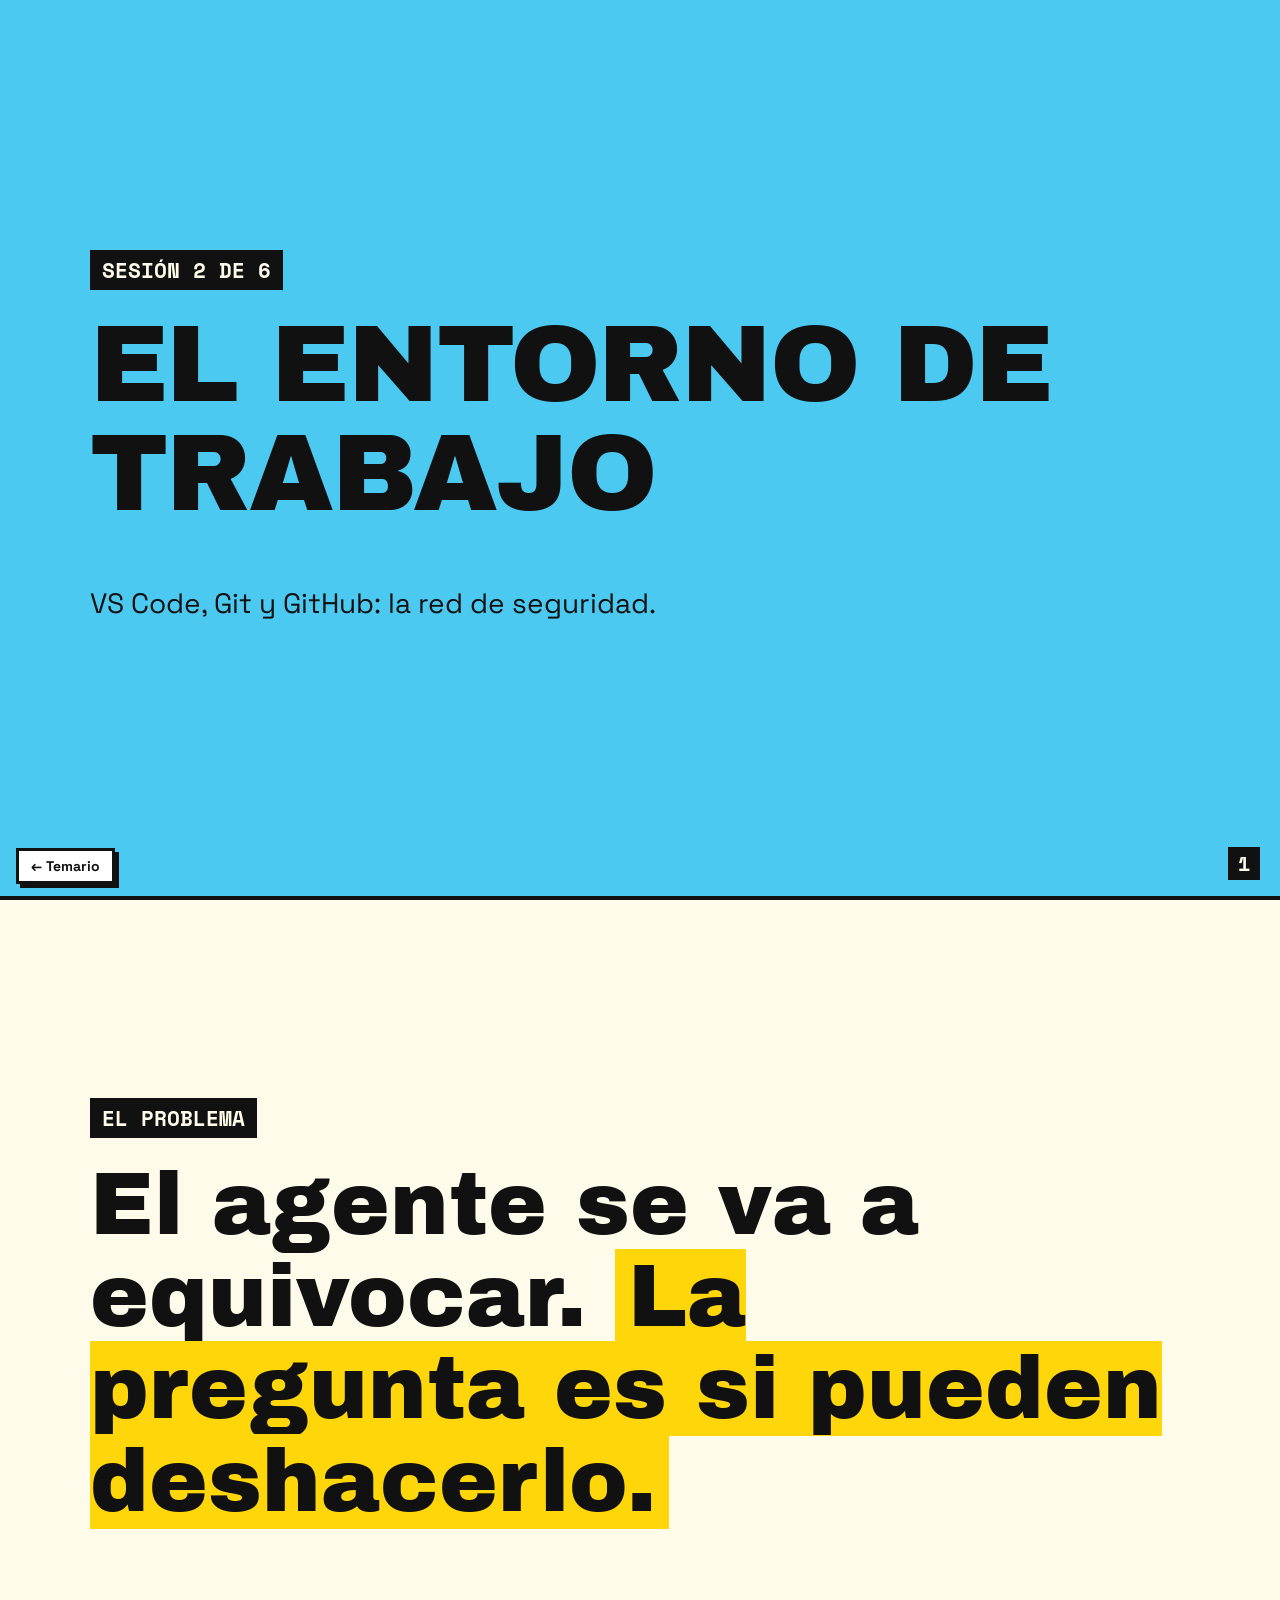
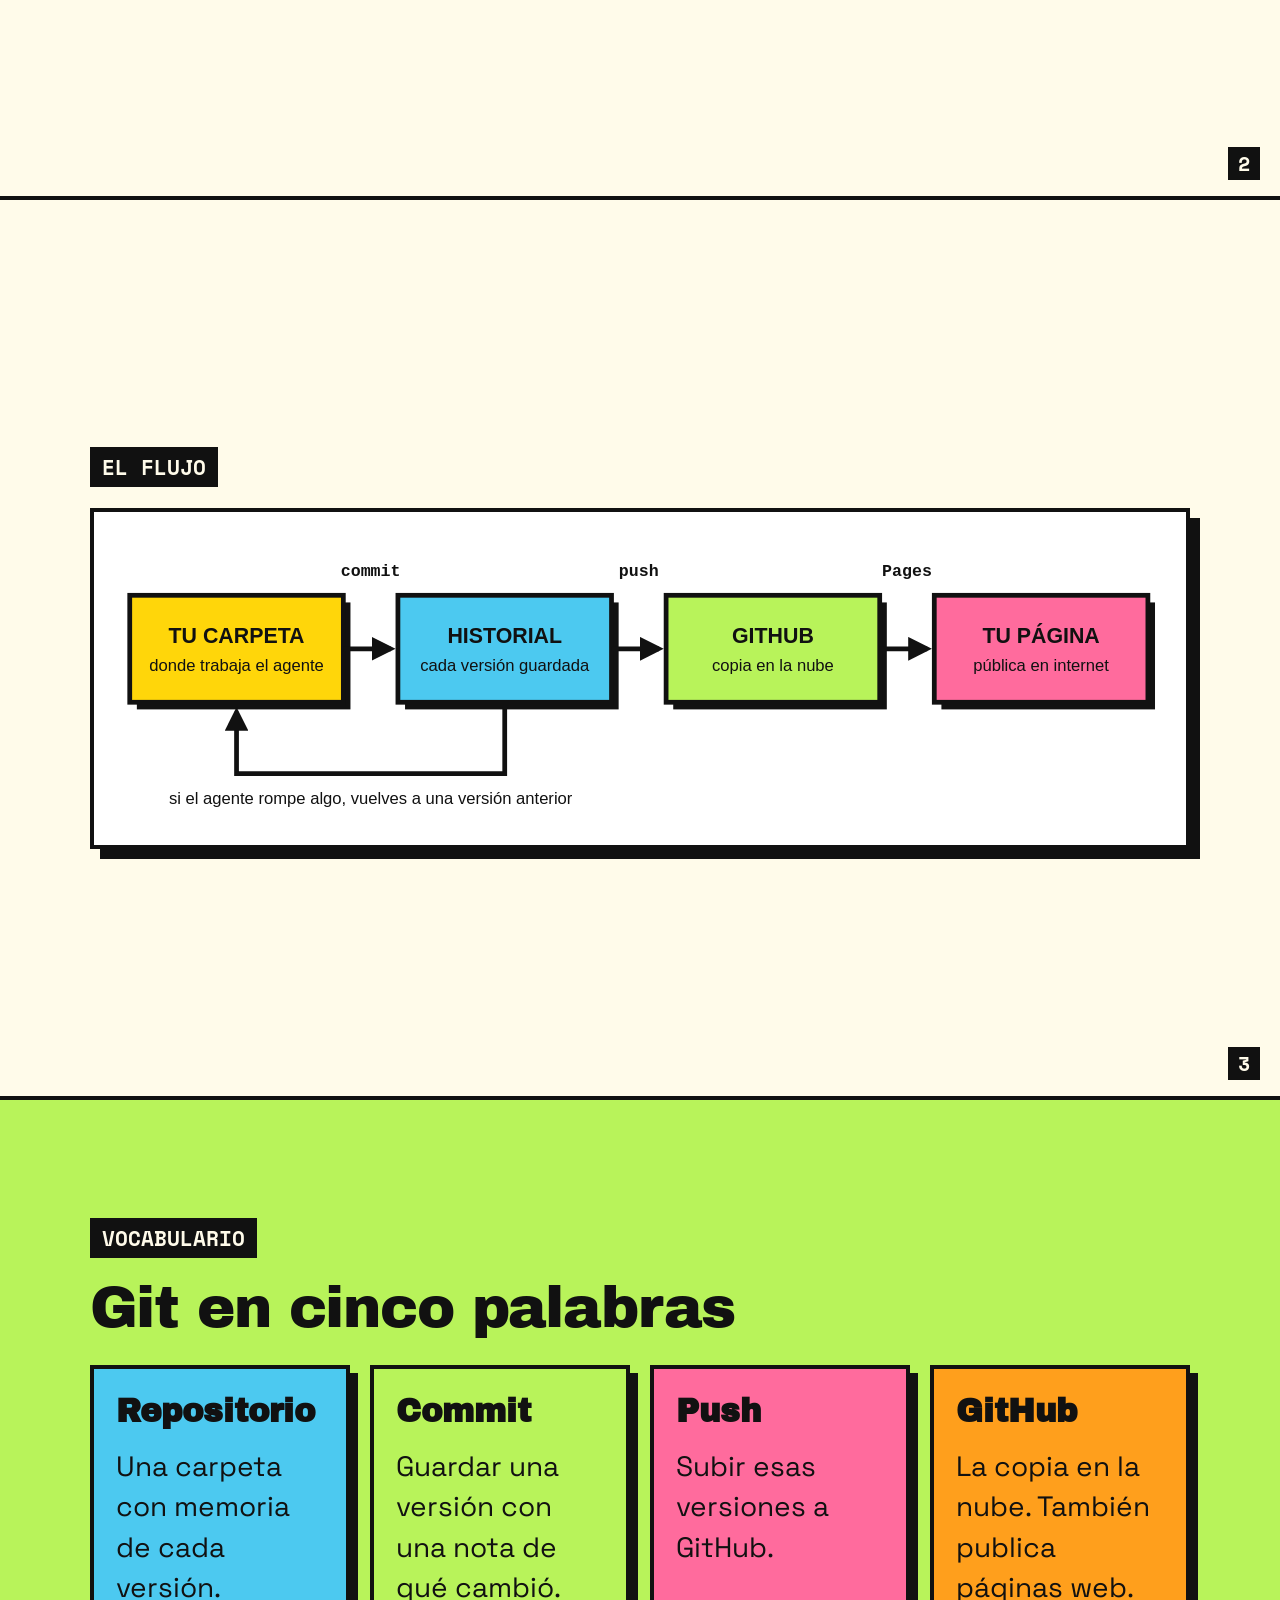
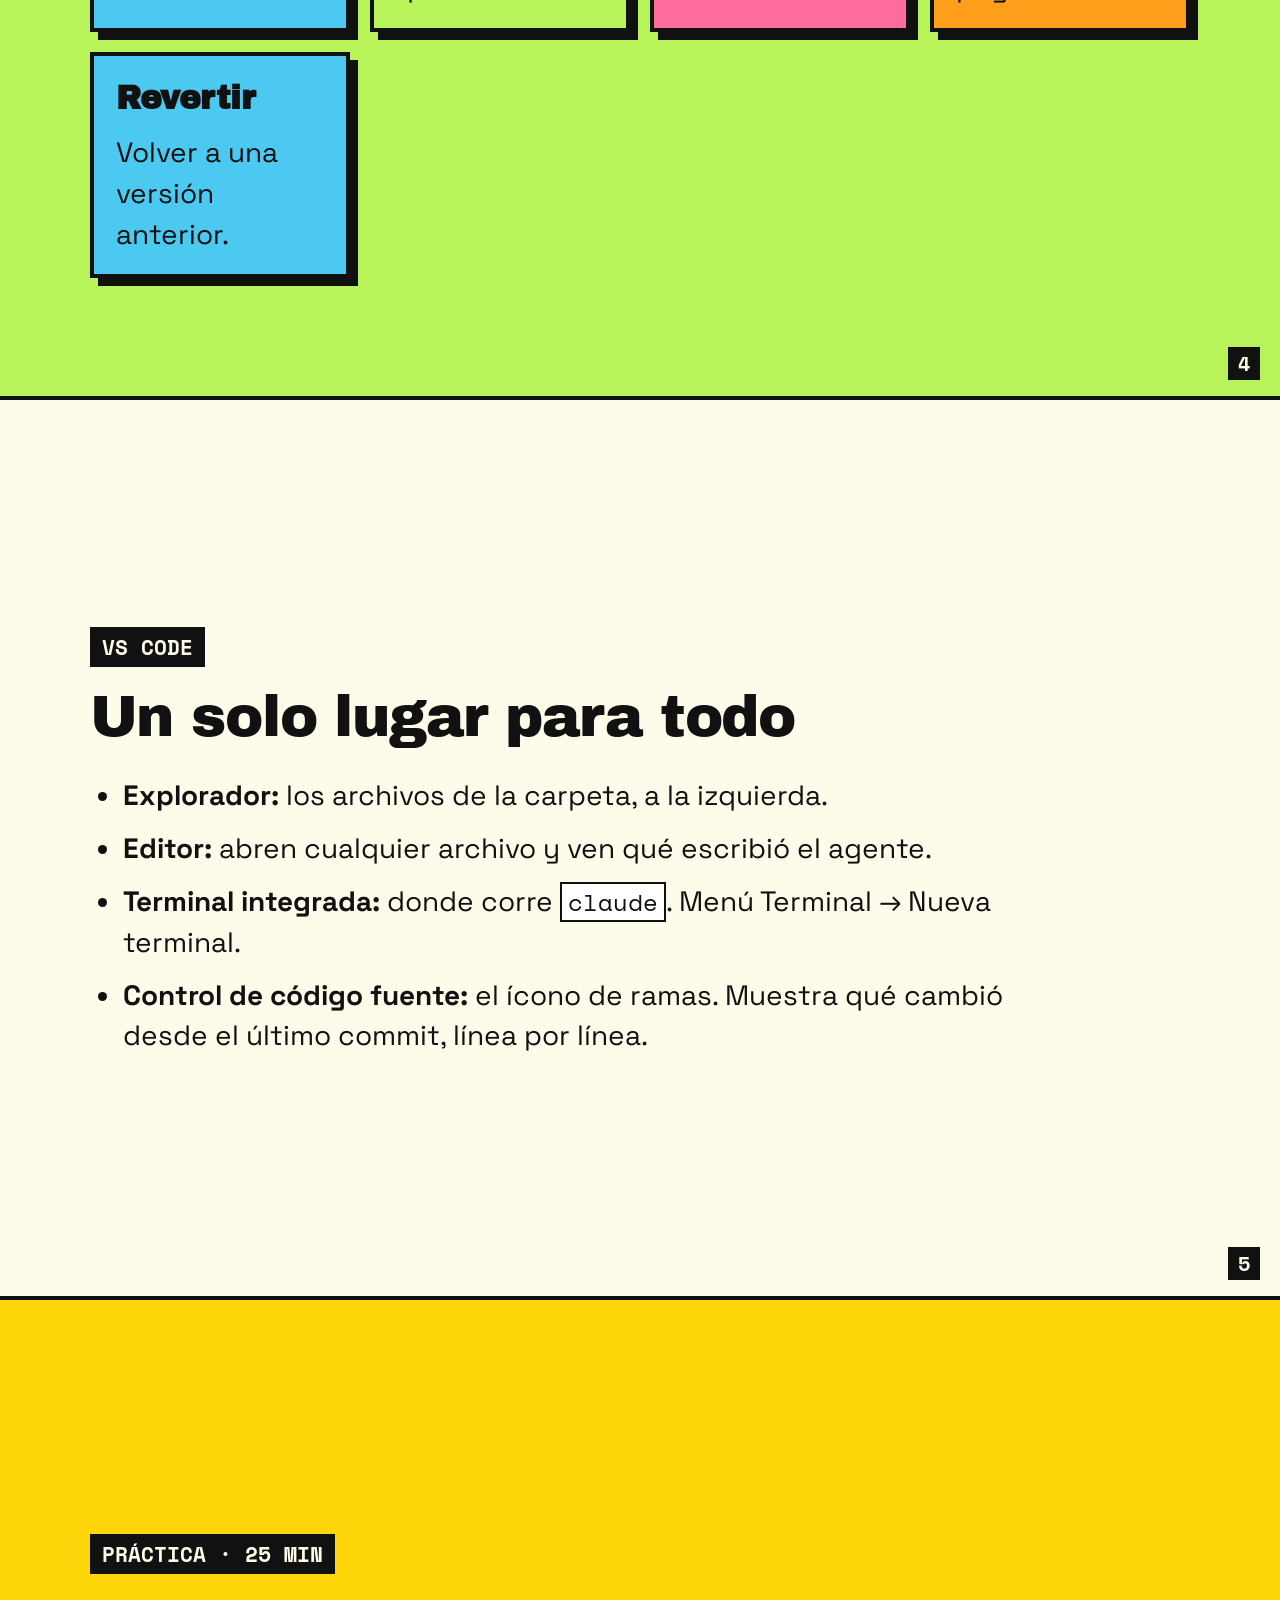
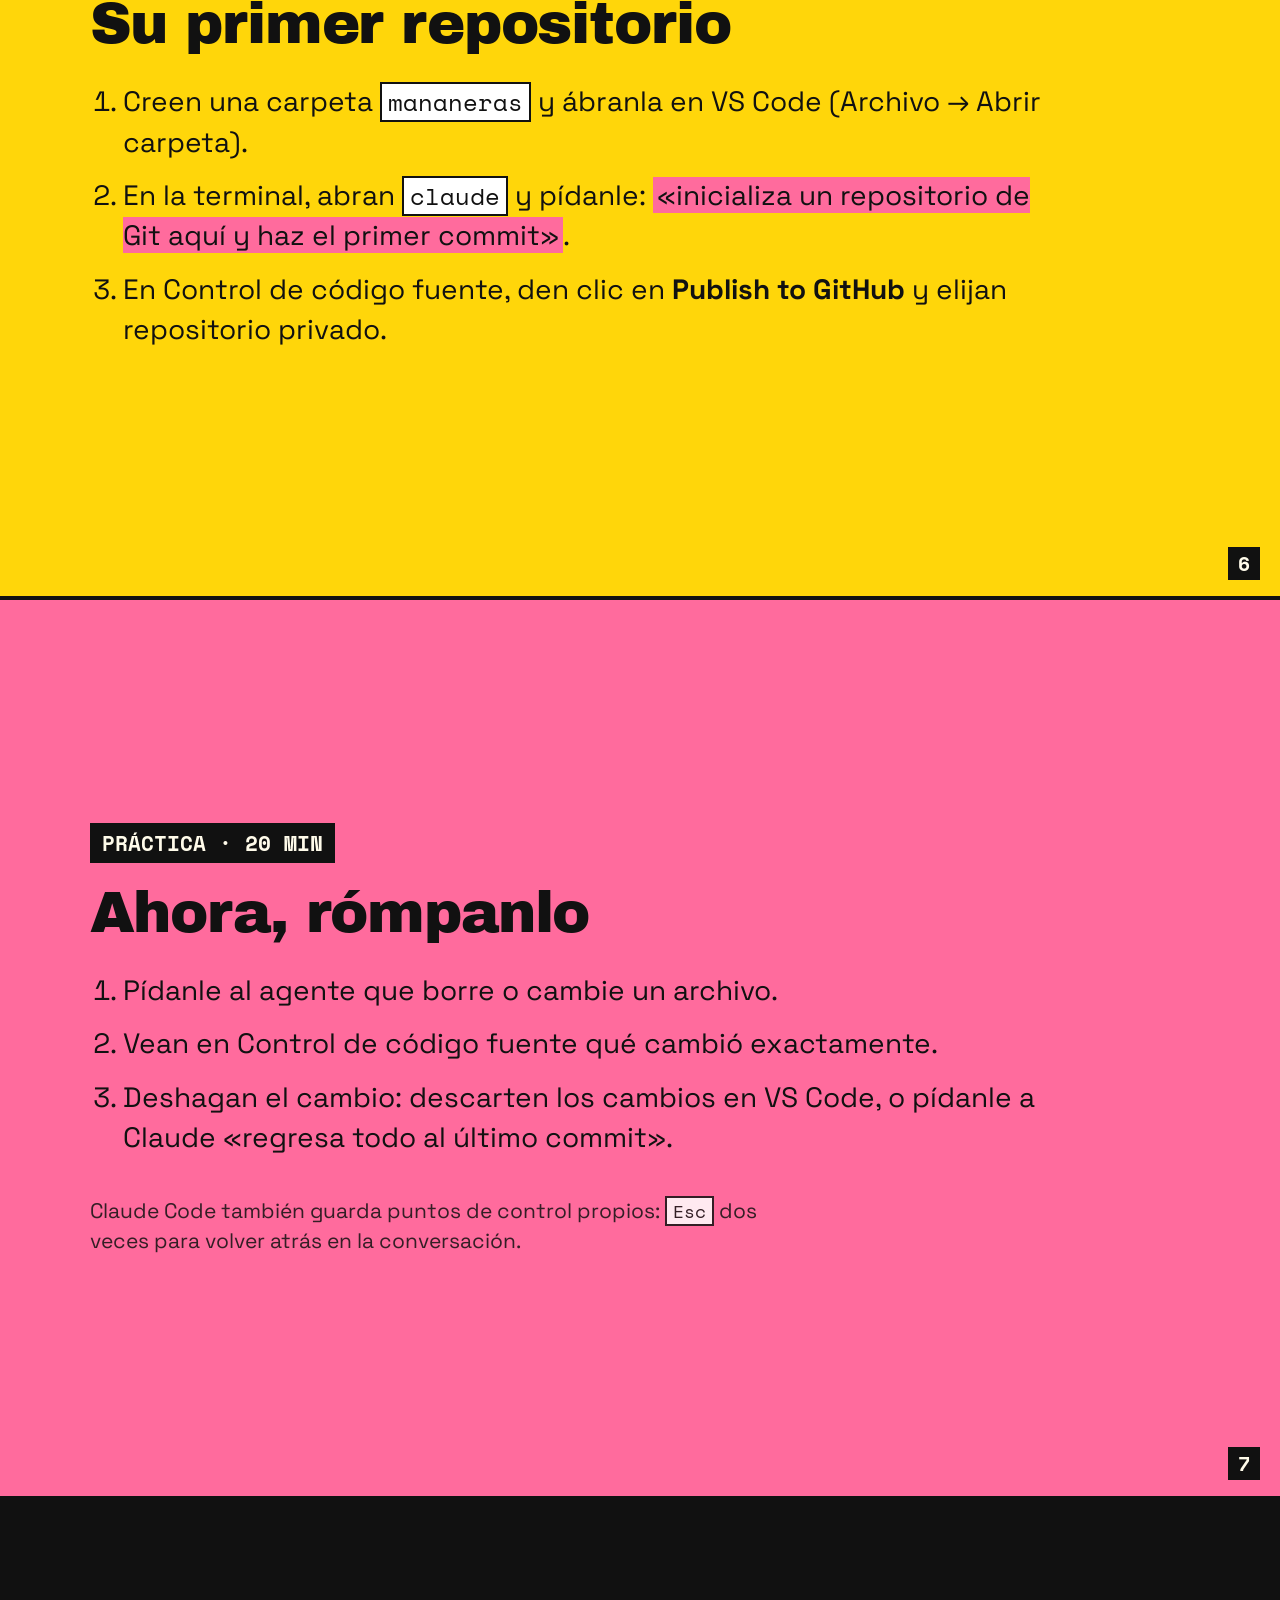
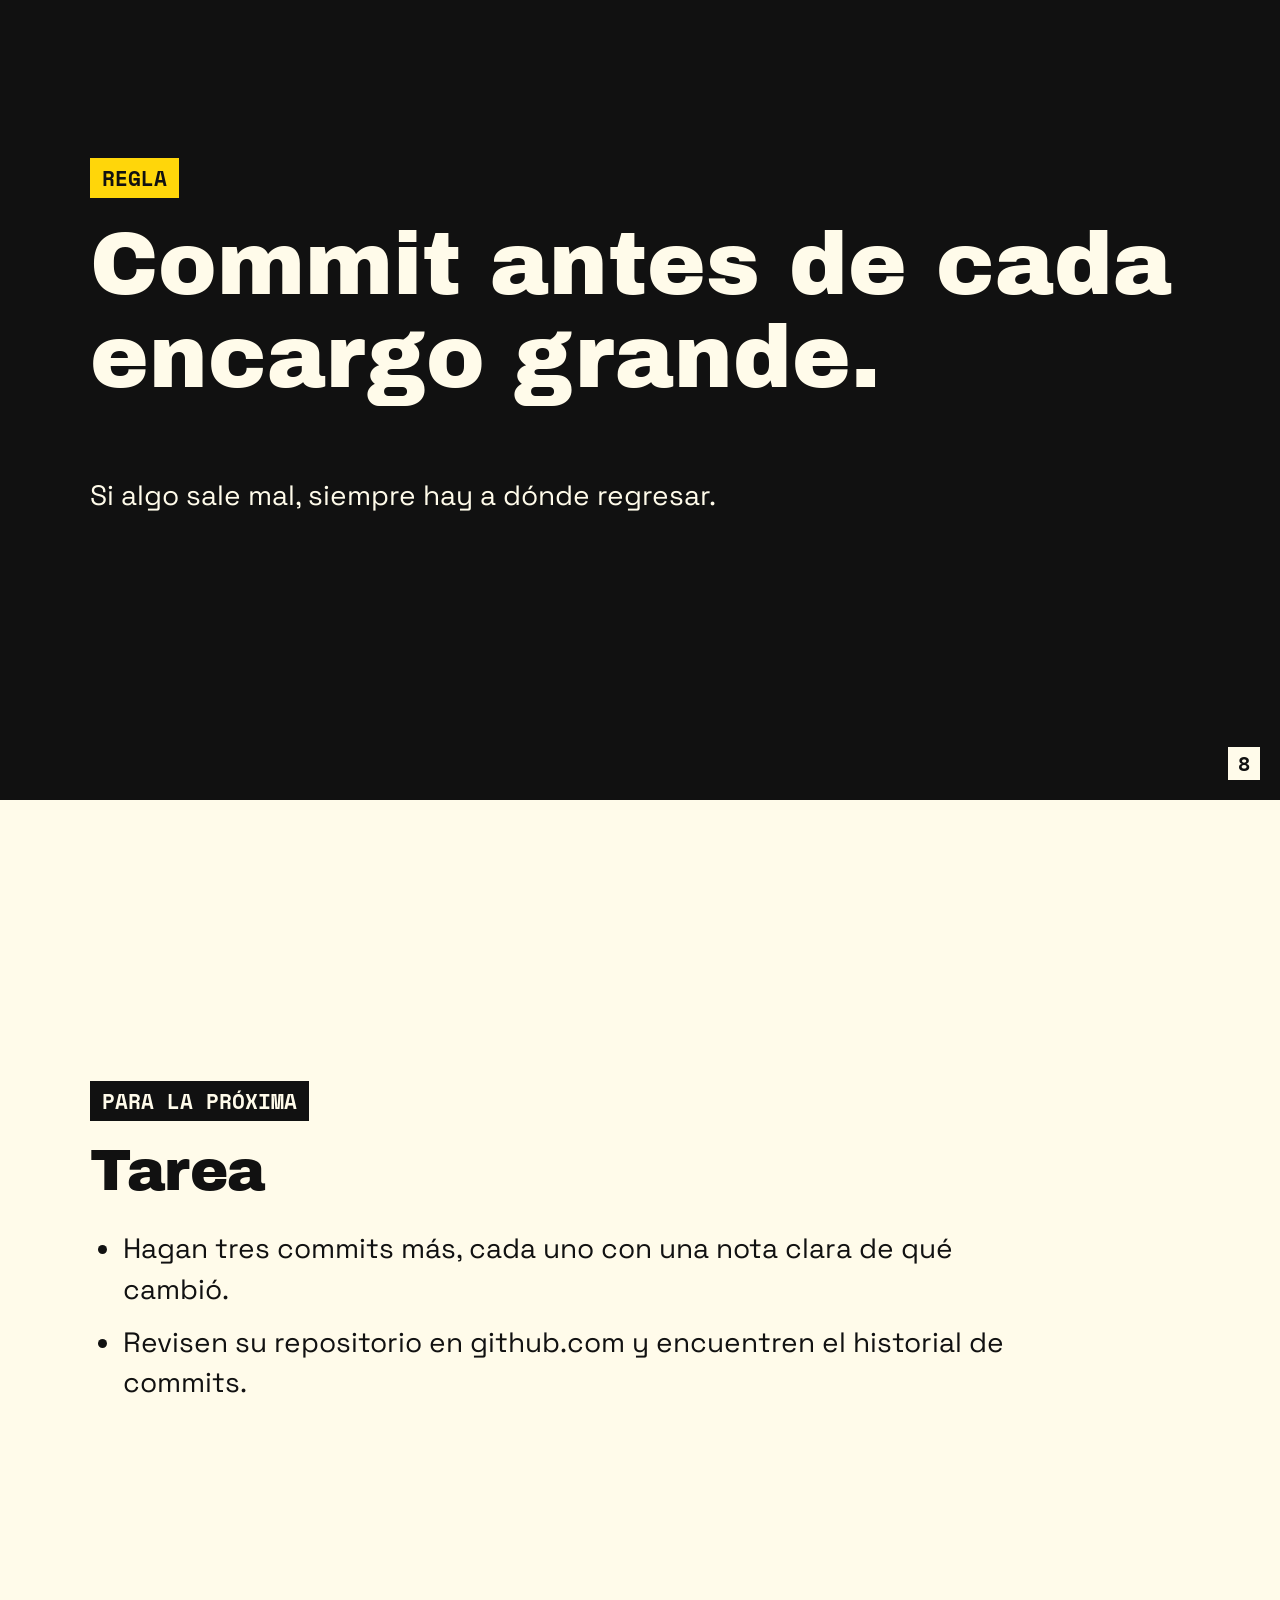
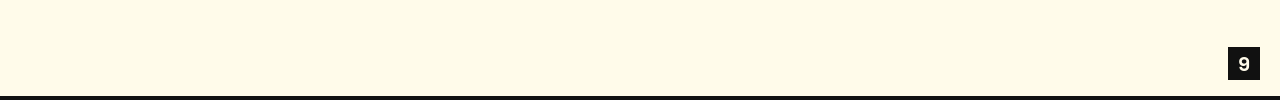
<file: docs/sesiones/2.html>
<!doctype html>
<html lang="es">
<head>
<meta charset="utf-8">
<meta name="viewport" content="width=device-width, initial-scale=1">
<title>Sesión 2 · El entorno de trabajo</title>
<link rel="preconnect" href="https://fonts.googleapis.com">
<link rel="preconnect" href="https://fonts.gstatic.com" crossorigin>
<link href="https://fonts.googleapis.com/css2?family=Archivo+Black&family=Space+Grotesk:wght@400;700&family=Space+Mono&display=swap" rel="stylesheet">
<link rel="stylesheet" href="diapos.css">
</head>
<body>
<a class="salir" href="../index.html#temario">← Temario</a>

<section class="d cian">
  <span class="kicker">Sesión 2 de 6</span>
  <h1>El entorno de trabajo</h1>
  <p>VS Code, Git y GitHub: la red de seguridad.</p>
</section>

<section class="d">
  <span class="kicker">El problema</span>
  <p class="enorme">El agente se va a equivocar. <mark>La pregunta es si pueden deshacerlo.</mark></p>
</section>

<section class="d">
  <span class="kicker">El flujo</span>
  <div class="diagrama"><img src="../img/git.svg" alt="Tu carpeta, commit, historial, push, GitHub, Pages, tu página pública. Desde el historial se puede volver a una versión anterior."></div>
</section>

<section class="d lima">
  <span class="kicker">Vocabulario</span>
  <h2>Git en cinco palabras</h2>
  <div class="cajas">
    <div class="caja"><b>Repositorio</b>Una carpeta con memoria de cada versión.</div>
    <div class="caja"><b>Commit</b>Guardar una versión con una nota de qué cambió.</div>
    <div class="caja"><b>Push</b>Subir esas versiones a GitHub.</div>
    <div class="caja"><b>GitHub</b>La copia en la nube. También publica páginas web.</div>
    <div class="caja"><b>Revertir</b>Volver a una versión anterior.</div>
  </div>
</section>

<section class="d">
  <span class="kicker">VS Code</span>
  <h2>Un solo lugar para todo</h2>
  <ul>
    <li><b>Explorador:</b> los archivos de la carpeta, a la izquierda.</li>
    <li><b>Editor:</b> abren cualquier archivo y ven qué escribió el agente.</li>
    <li><b>Terminal integrada:</b> donde corre <code>claude</code>. Menú Terminal → Nueva terminal.</li>
    <li><b>Control de código fuente:</b> el ícono de ramas. Muestra qué cambió desde el último commit, línea por línea.</li>
  </ul>
</section>

<section class="d amarillo">
  <span class="kicker">Práctica · 25 min</span>
  <h2>Su primer repositorio</h2>
  <ol>
    <li>Creen una carpeta <code>mananeras</code> y ábranla en VS Code (Archivo → Abrir carpeta).</li>
    <li>En la terminal, abran <code>claude</code> y pídanle: <mark>«inicializa un repositorio de Git aquí y haz el primer commit»</mark>.</li>
    <li>En Control de código fuente, den clic en <b>Publish to GitHub</b> y elijan repositorio privado.</li>
  </ol>
</section>

<section class="d rosa">
  <span class="kicker">Práctica · 20 min</span>
  <h2>Ahora, rómpanlo</h2>
  <ol>
    <li>Pídanle al agente que borre o cambie un archivo.</li>
    <li>Vean en Control de código fuente qué cambió exactamente.</li>
    <li>Deshagan el cambio: descarten los cambios en VS Code, o pídanle a Claude «regresa todo al último commit».</li>
  </ol>
  <p class="nota">Claude Code también guarda puntos de control propios: <code>Esc</code> dos veces para volver atrás en la conversación.</p>
</section>

<section class="d negro">
  <span class="kicker">Regla</span>
  <p class="enorme">Commit antes de cada encargo grande.</p>
  <p>Si algo sale mal, siempre hay a dónde regresar.</p>
</section>

<section class="d">
  <span class="kicker">Para la próxima</span>
  <h2>Tarea</h2>
  <ul>
    <li>Hagan tres commits más, cada uno con una nota clara de qué cambió.</li>
    <li>Revisen su repositorio en github.com y encuentren el historial de commits.</li>
  </ul>
</section>
</body>
</html>
</file>
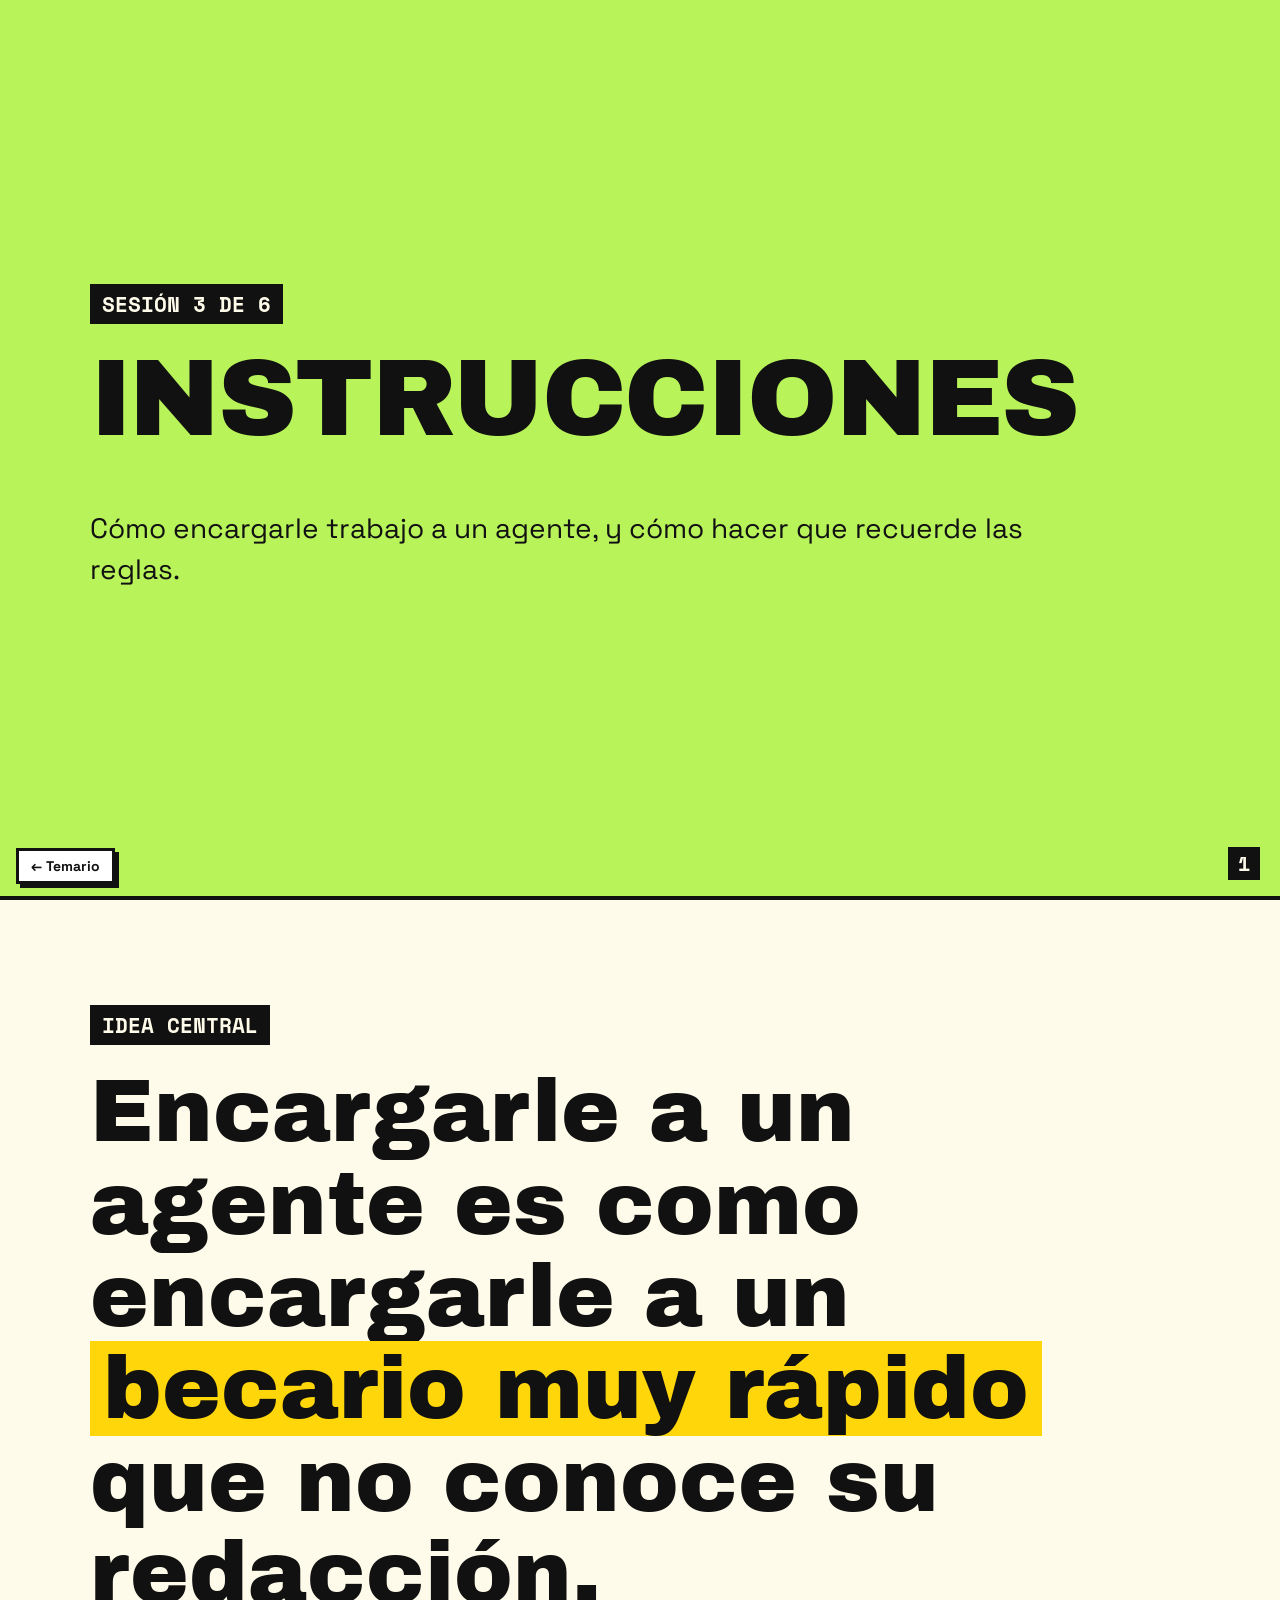
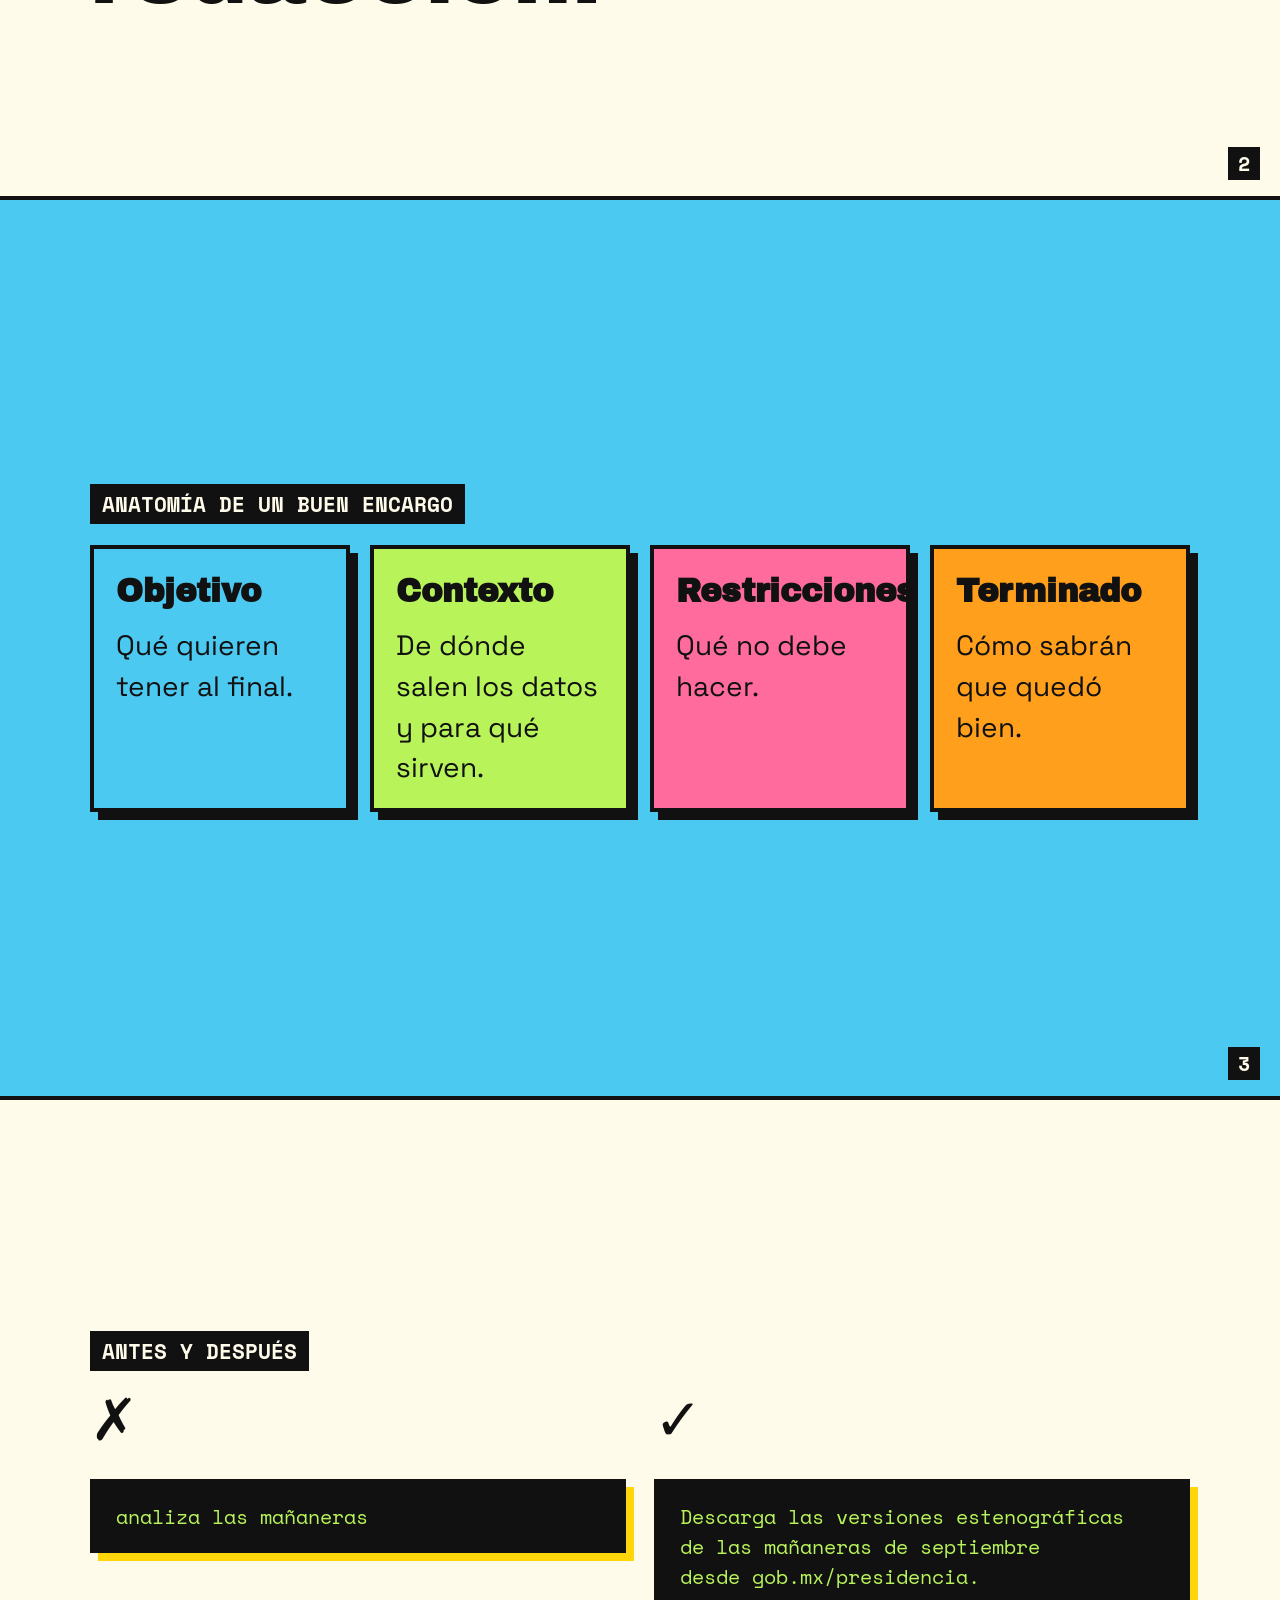
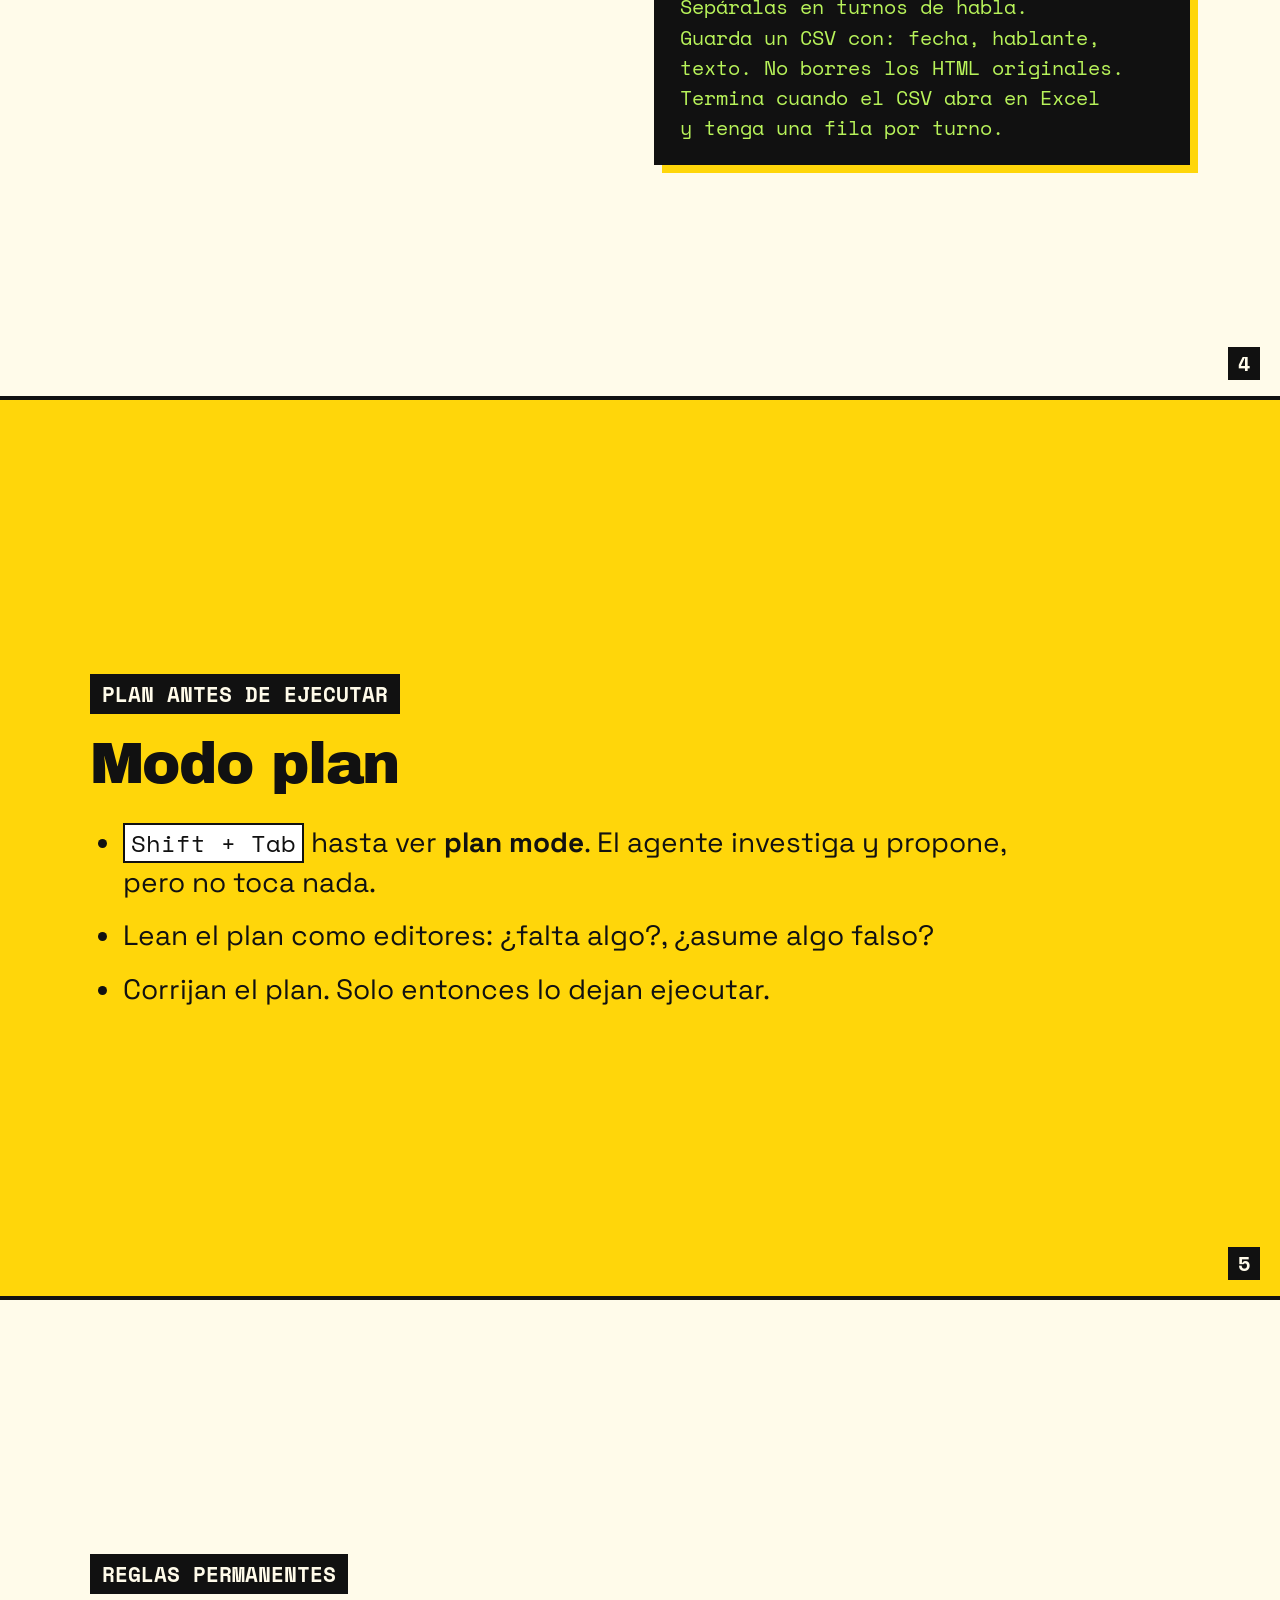
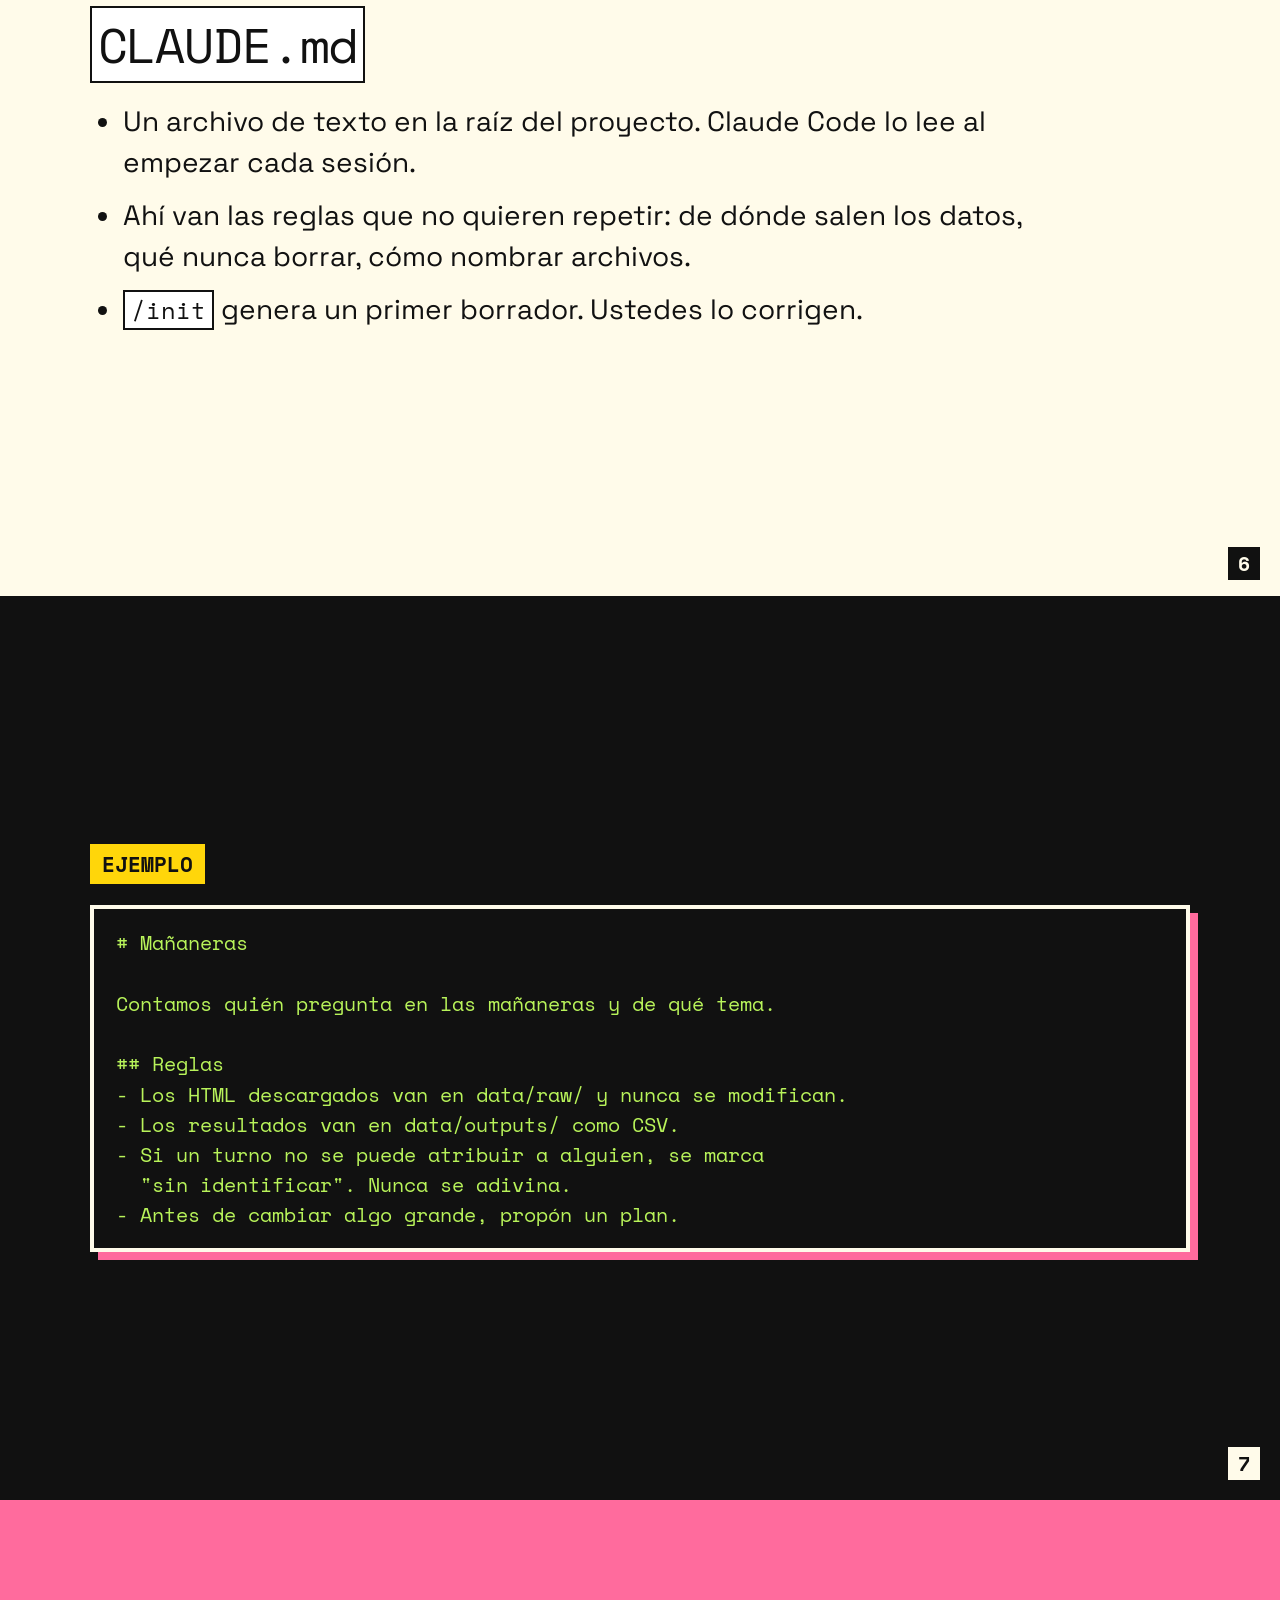
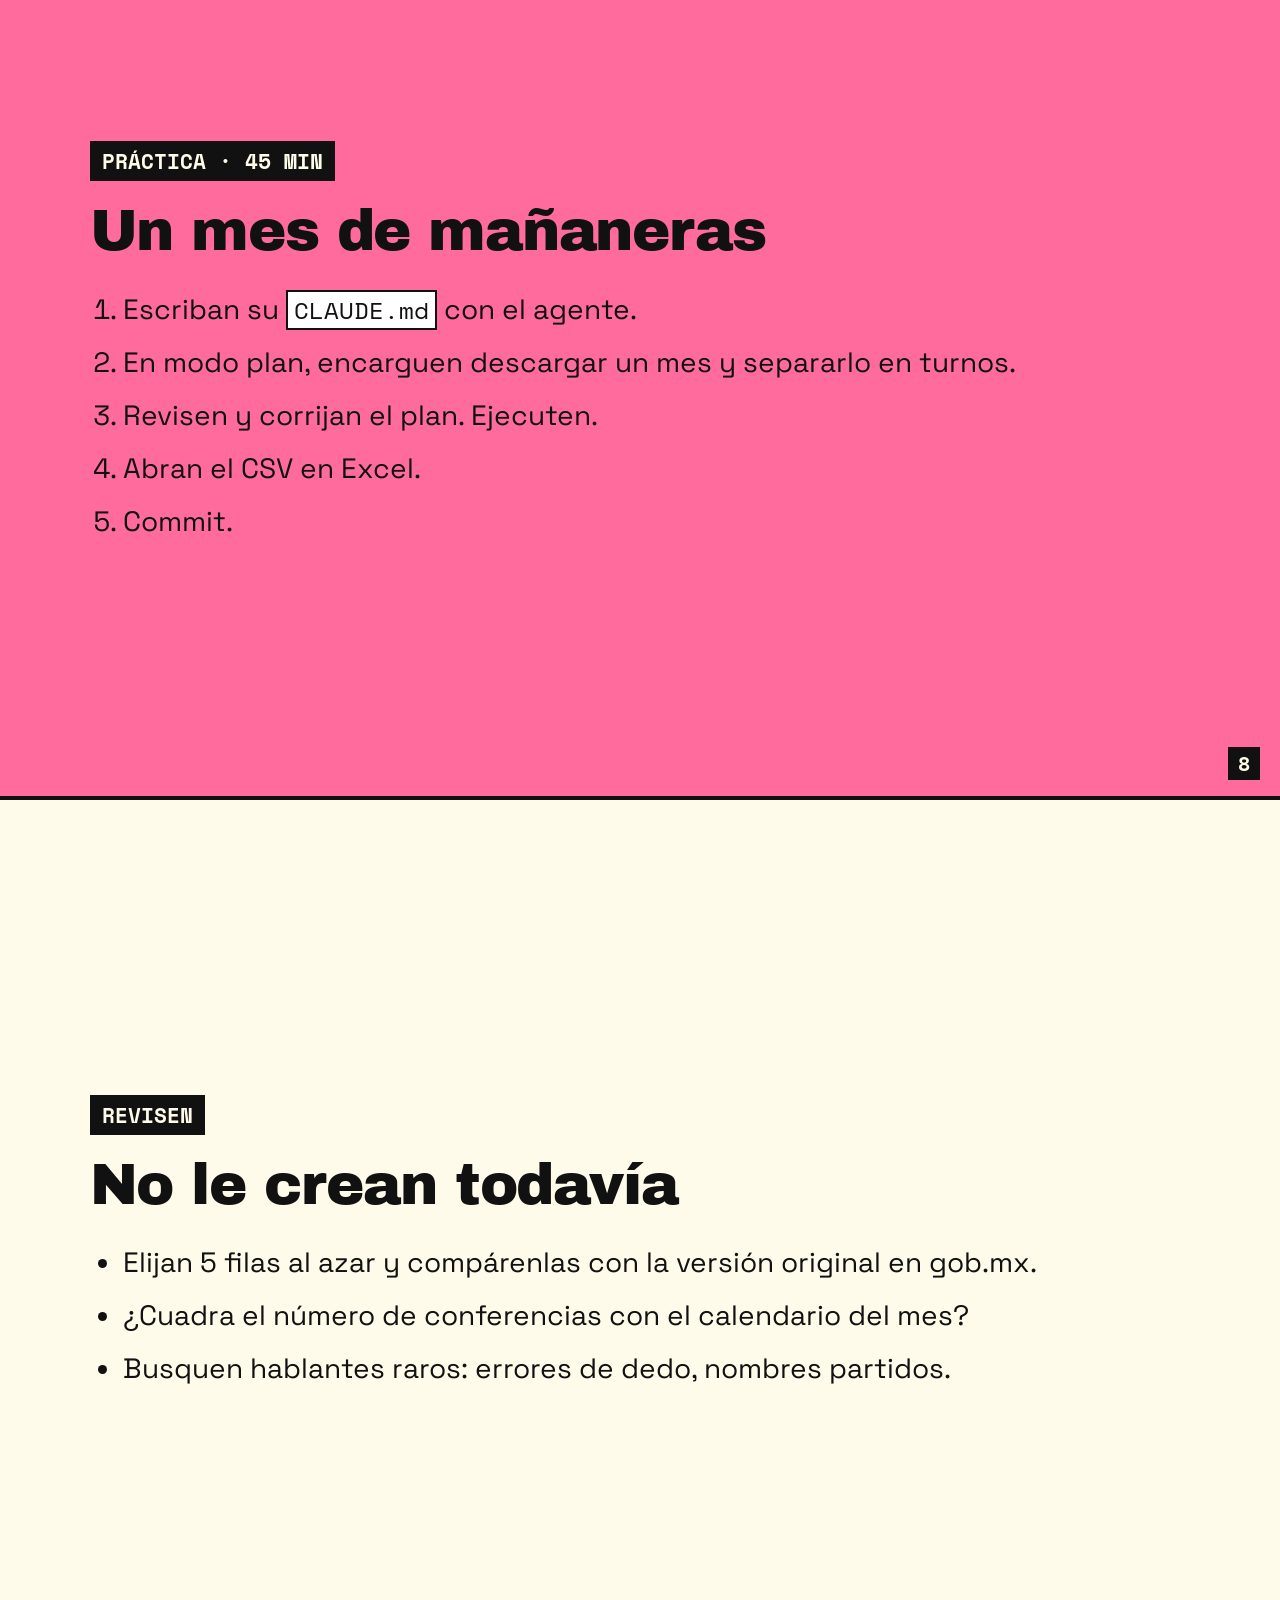
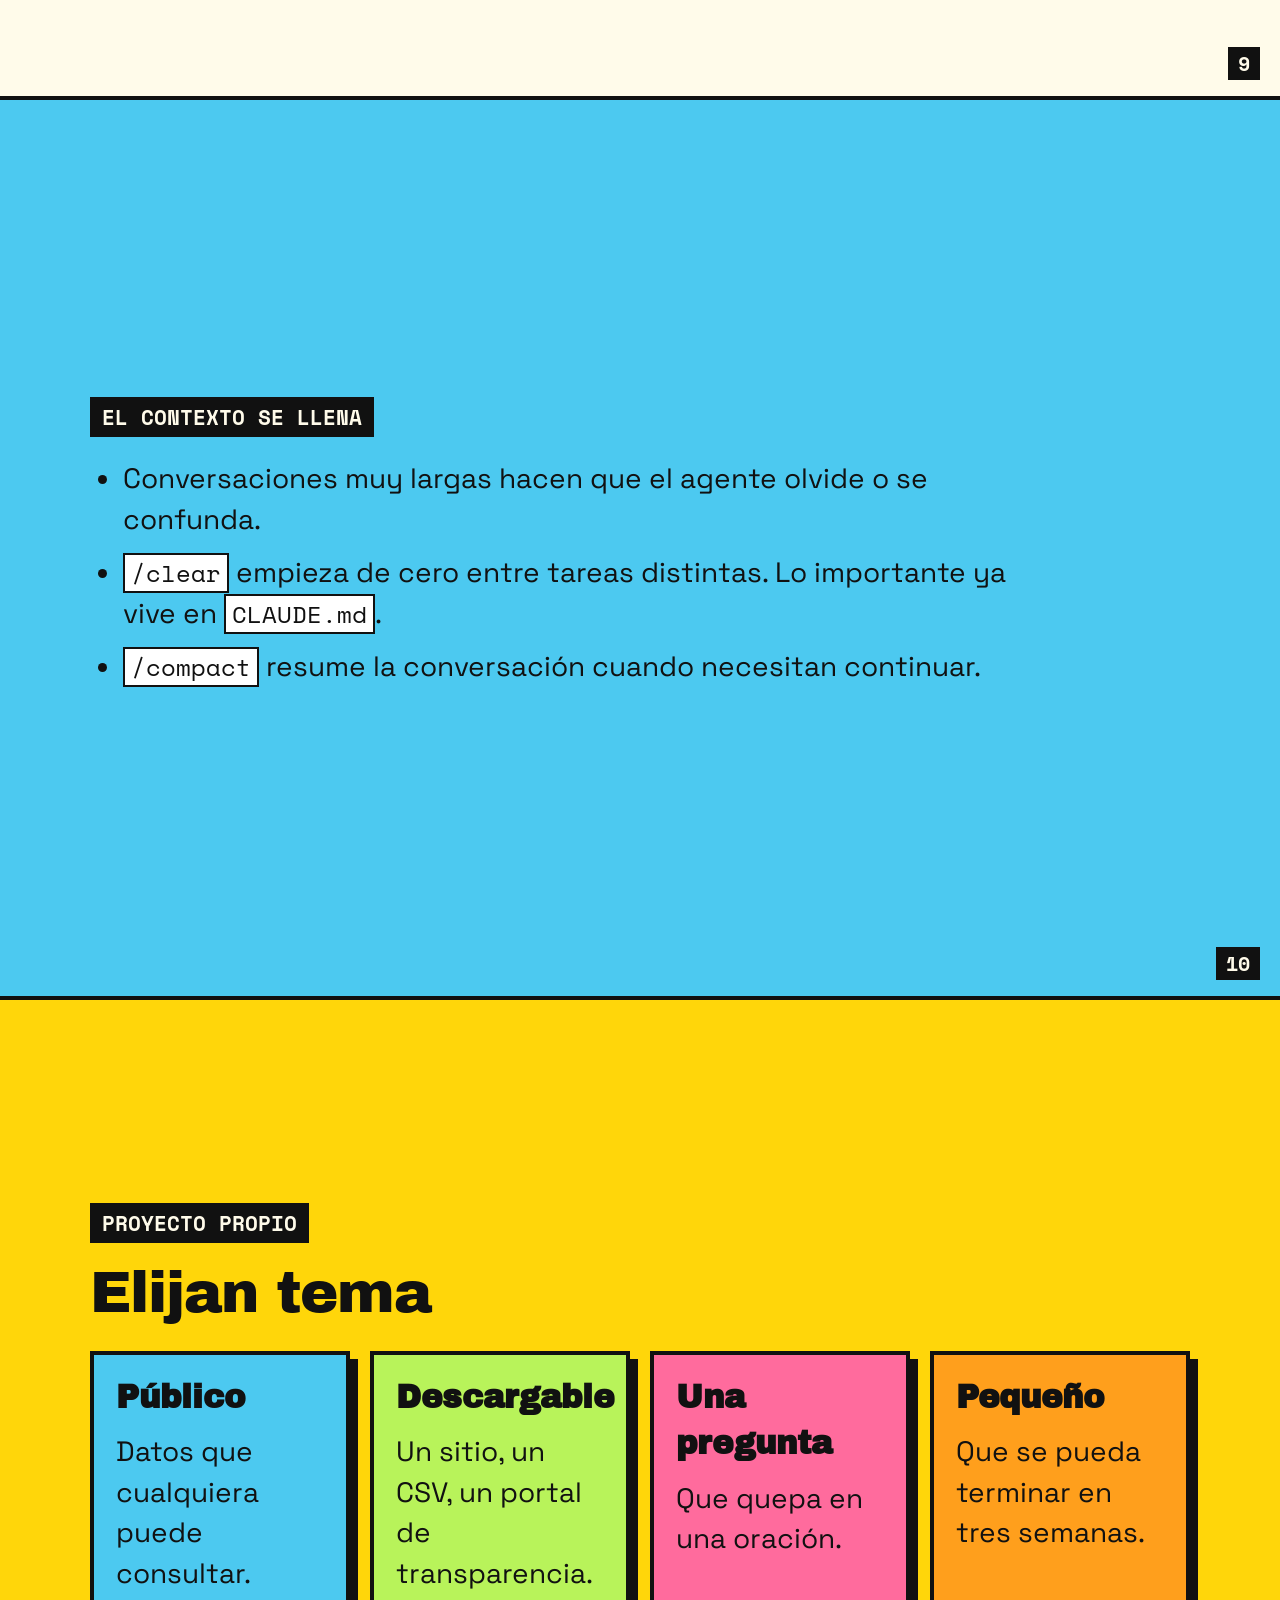
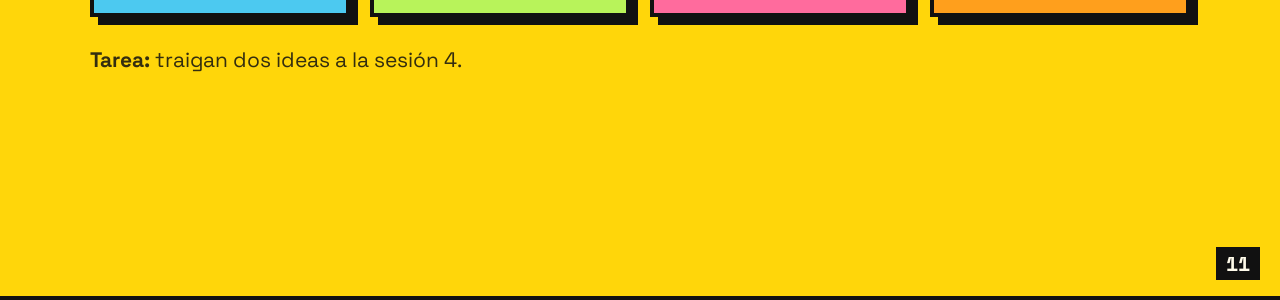
<file: docs/sesiones/3.html>
<!doctype html>
<html lang="es">
<head>
<meta charset="utf-8">
<meta name="viewport" content="width=device-width, initial-scale=1">
<title>Sesión 3 · Darle instrucciones a un agente</title>
<link rel="preconnect" href="https://fonts.googleapis.com">
<link rel="preconnect" href="https://fonts.gstatic.com" crossorigin>
<link href="https://fonts.googleapis.com/css2?family=Archivo+Black&family=Space+Grotesk:wght@400;700&family=Space+Mono&display=swap" rel="stylesheet">
<link rel="stylesheet" href="diapos.css">
</head>
<body>
<a class="salir" href="../index.html#temario">← Temario</a>

<section class="d lima">
  <span class="kicker">Sesión 3 de 6</span>
  <h1>Instrucciones</h1>
  <p>Cómo encargarle trabajo a un agente, y cómo hacer que recuerde las reglas.</p>
</section>

<section class="d">
  <span class="kicker">Idea central</span>
  <p class="enorme">Encargarle a un agente es como encargarle a un <mark>becario muy rápido</mark> que no conoce su redacción.</p>
</section>

<section class="d cian">
  <span class="kicker">Anatomía de un buen encargo</span>
  <div class="cajas">
    <div class="caja"><b>Objetivo</b>Qué quieren tener al final.</div>
    <div class="caja"><b>Contexto</b>De dónde salen los datos y para qué sirven.</div>
    <div class="caja"><b>Restricciones</b>Qué no debe hacer.</div>
    <div class="caja"><b>Terminado</b>Cómo sabrán que quedó bien.</div>
  </div>
</section>

<section class="d">
  <span class="kicker">Antes y después</span>
  <div class="dos">
    <div><h2>✗</h2><pre>analiza las mañaneras</pre></div>
    <div><h2>✓</h2><pre>Descarga las versiones estenográficas
de las mañaneras de septiembre
desde gob.mx/presidencia.
Sepáralas en turnos de habla.
Guarda un CSV con: fecha, hablante,
texto. No borres los HTML originales.
Termina cuando el CSV abra en Excel
y tenga una fila por turno.</pre></div>
  </div>
</section>

<section class="d amarillo">
  <span class="kicker">Plan antes de ejecutar</span>
  <h2>Modo plan</h2>
  <ul>
    <li><code>Shift + Tab</code> hasta ver <b>plan mode</b>. El agente investiga y propone, pero no toca nada.</li>
    <li>Lean el plan como editores: ¿falta algo?, ¿asume algo falso?</li>
    <li>Corrijan el plan. Solo entonces lo dejan ejecutar.</li>
  </ul>
</section>

<section class="d">
  <span class="kicker">Reglas permanentes</span>
  <h2><code>CLAUDE.md</code></h2>
  <ul>
    <li>Un archivo de texto en la raíz del proyecto. Claude Code lo lee al empezar cada sesión.</li>
    <li>Ahí van las reglas que no quieren repetir: de dónde salen los datos, qué nunca borrar, cómo nombrar archivos.</li>
    <li><code>/init</code> genera un primer borrador. Ustedes lo corrigen.</li>
  </ul>
</section>

<section class="d negro">
  <span class="kicker">Ejemplo</span>
  <pre># Mañaneras

Contamos quién pregunta en las mañaneras y de qué tema.

## Reglas
- Los HTML descargados van en data/raw/ y nunca se modifican.
- Los resultados van en data/outputs/ como CSV.
- Si un turno no se puede atribuir a alguien, se marca
  "sin identificar". Nunca se adivina.
- Antes de cambiar algo grande, propón un plan.</pre>
</section>

<section class="d rosa">
  <span class="kicker">Práctica · 45 min</span>
  <h2>Un mes de mañaneras</h2>
  <ol>
    <li>Escriban su <code>CLAUDE.md</code> con el agente.</li>
    <li>En modo plan, encarguen descargar un mes y separarlo en turnos.</li>
    <li>Revisen y corrijan el plan. Ejecuten.</li>
    <li>Abran el CSV en Excel.</li>
    <li>Commit.</li>
  </ol>
</section>

<section class="d">
  <span class="kicker">Revisen</span>
  <h2>No le crean todavía</h2>
  <ul>
    <li>Elijan 5 filas al azar y compárenlas con la versión original en gob.mx.</li>
    <li>¿Cuadra el número de conferencias con el calendario del mes?</li>
    <li>Busquen hablantes raros: errores de dedo, nombres partidos.</li>
  </ul>
</section>

<section class="d cian">
  <span class="kicker">El contexto se llena</span>
  <ul>
    <li>Conversaciones muy largas hacen que el agente olvide o se confunda.</li>
    <li><code>/clear</code> empieza de cero entre tareas distintas. Lo importante ya vive en <code>CLAUDE.md</code>.</li>
    <li><code>/compact</code> resume la conversación cuando necesitan continuar.</li>
  </ul>
</section>

<section class="d amarillo">
  <span class="kicker">Proyecto propio</span>
  <h2>Elijan tema</h2>
  <div class="cajas">
    <div class="caja"><b>Público</b>Datos que cualquiera puede consultar.</div>
    <div class="caja"><b>Descargable</b>Un sitio, un CSV, un portal de transparencia.</div>
    <div class="caja"><b>Una pregunta</b>Que quepa en una oración.</div>
    <div class="caja"><b>Pequeño</b>Que se pueda terminar en tres semanas.</div>
  </div>
  <p class="nota" style="margin-top:28px"><b>Tarea:</b> traigan dos ideas a la sesión 4.</p>
</section>
</body>
</html>
</file>
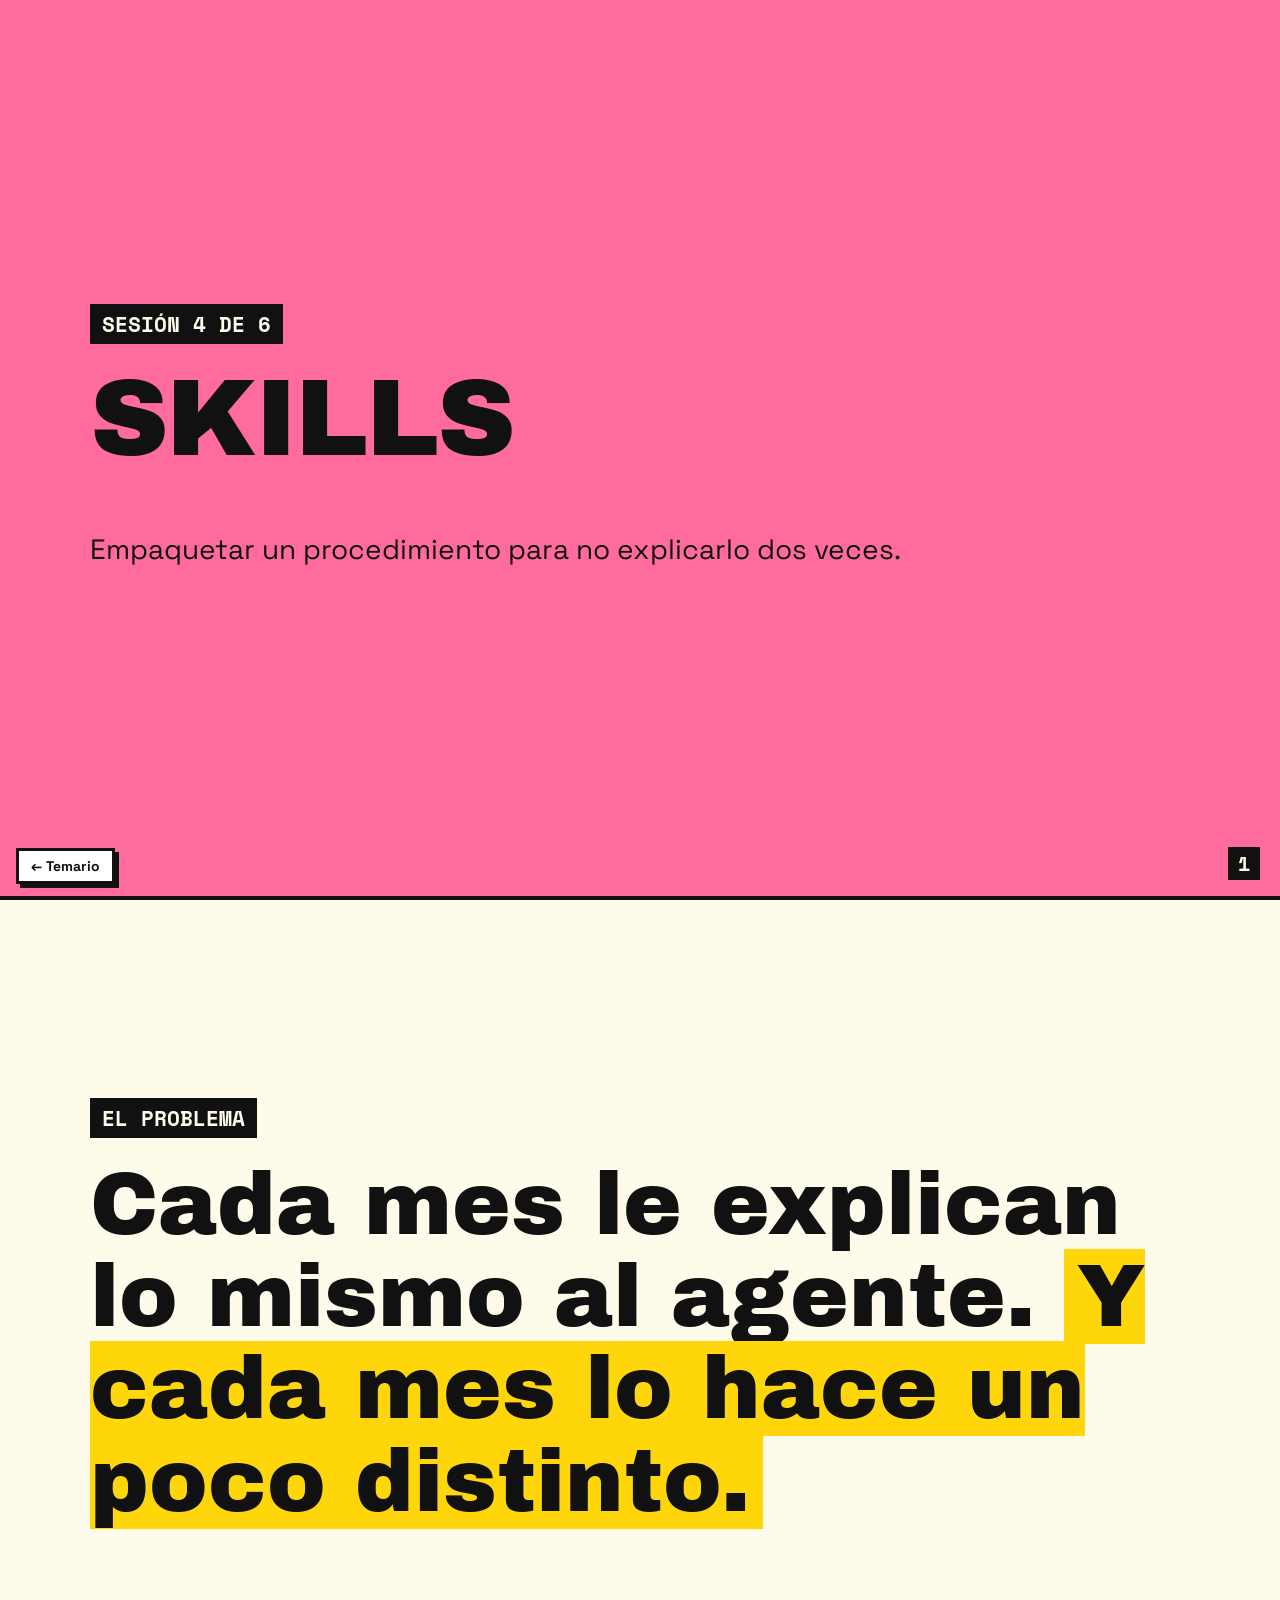
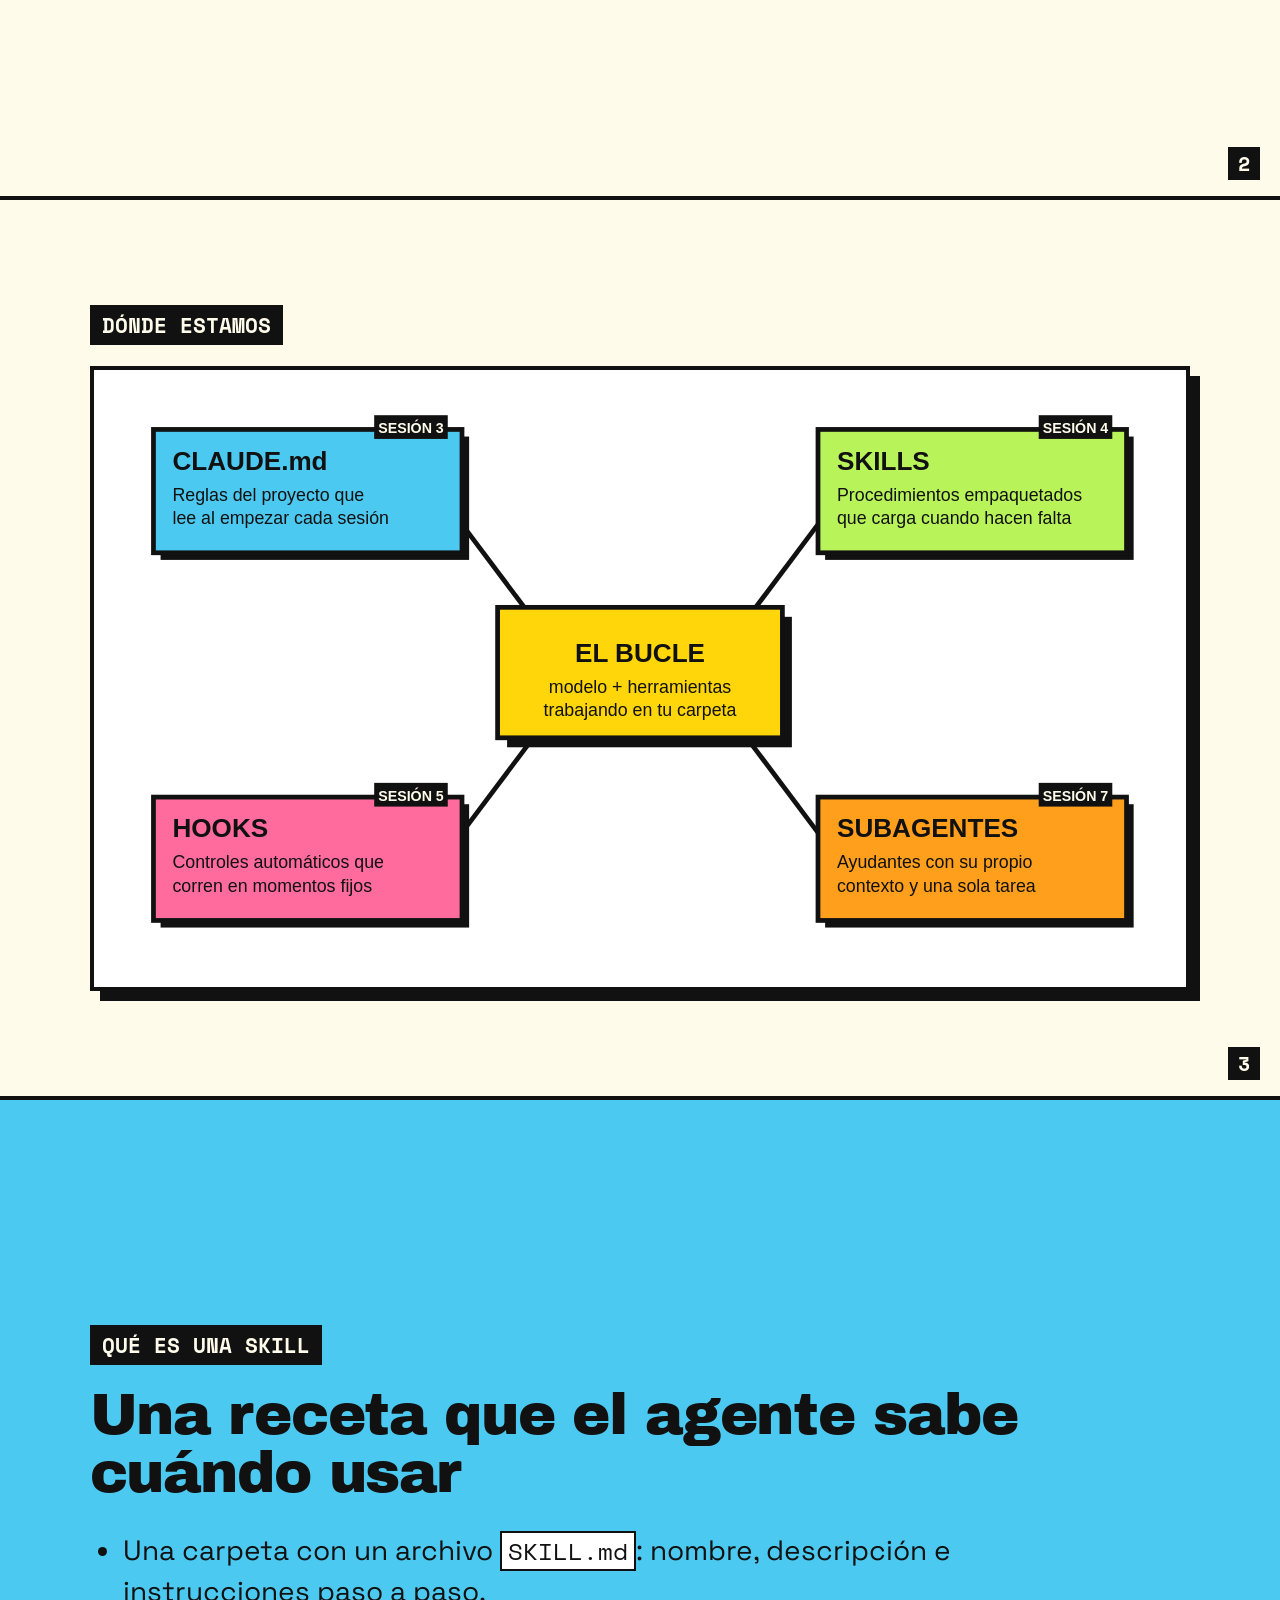
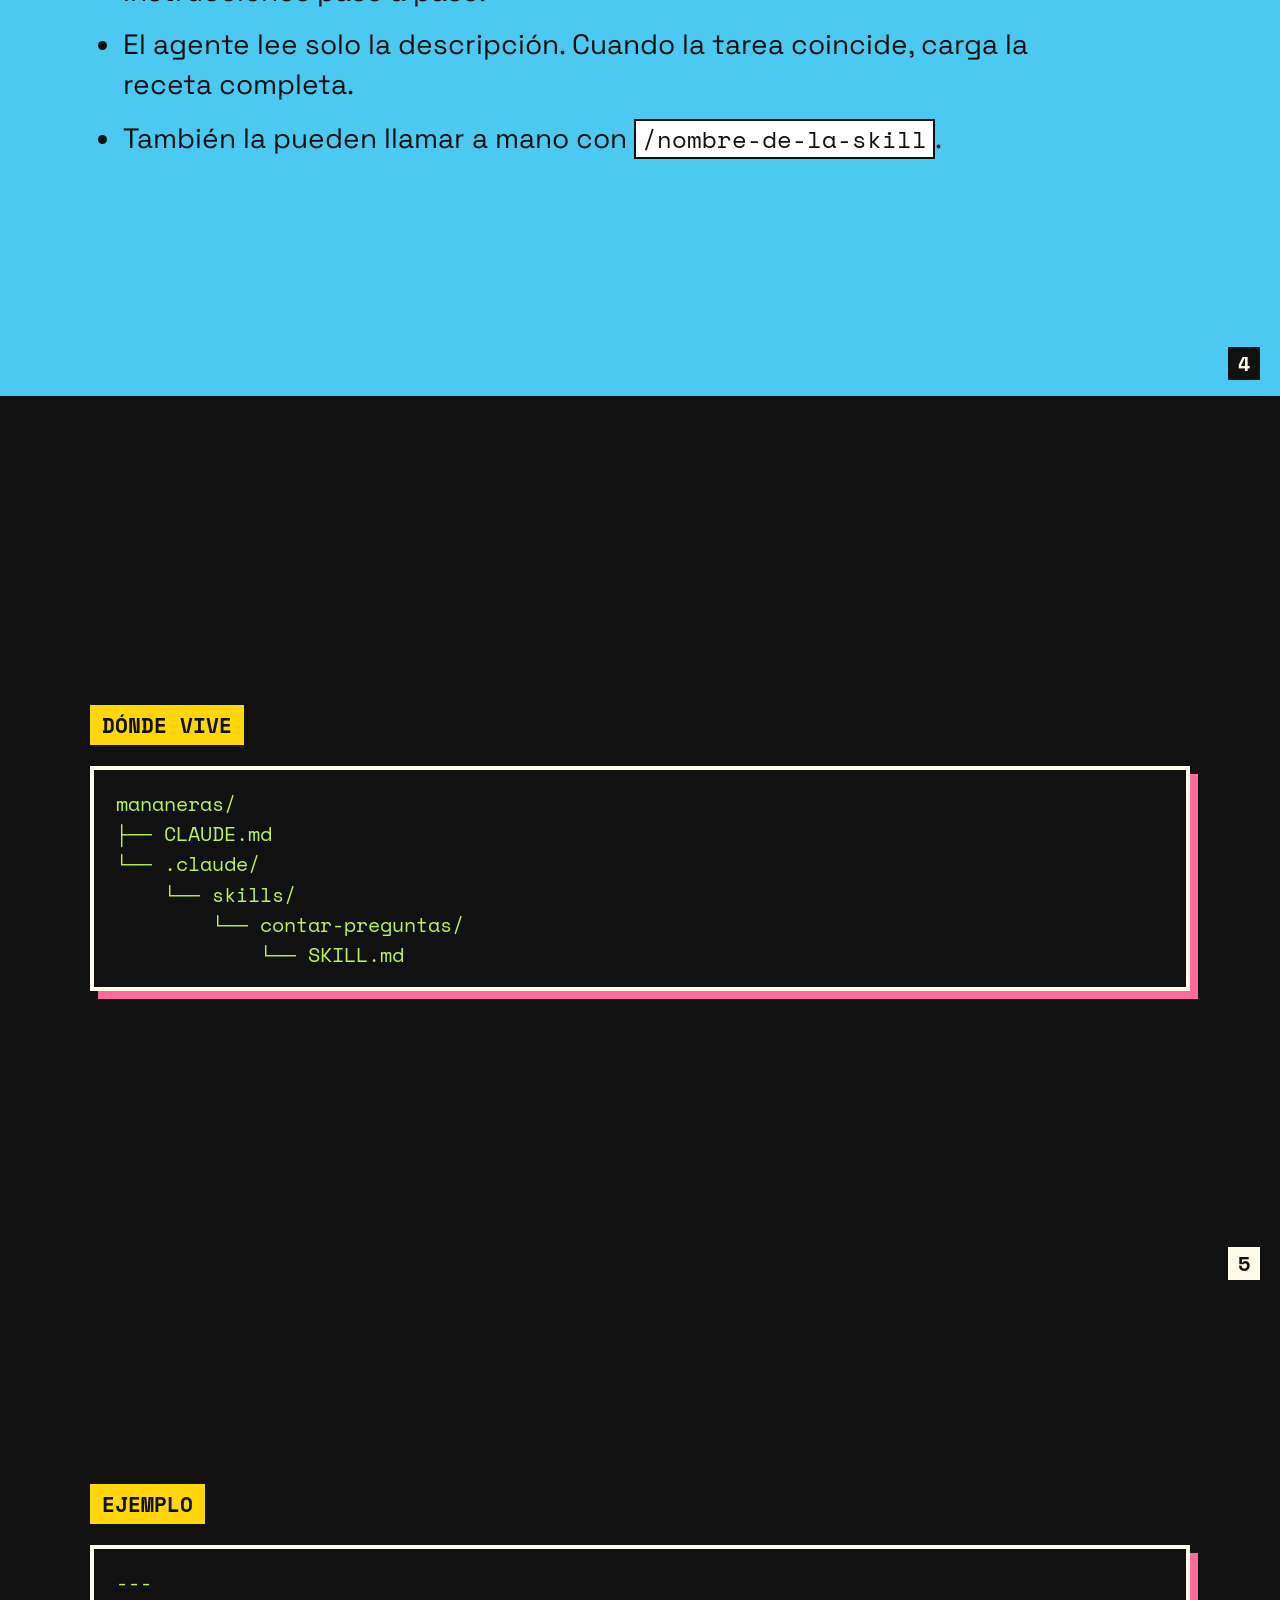
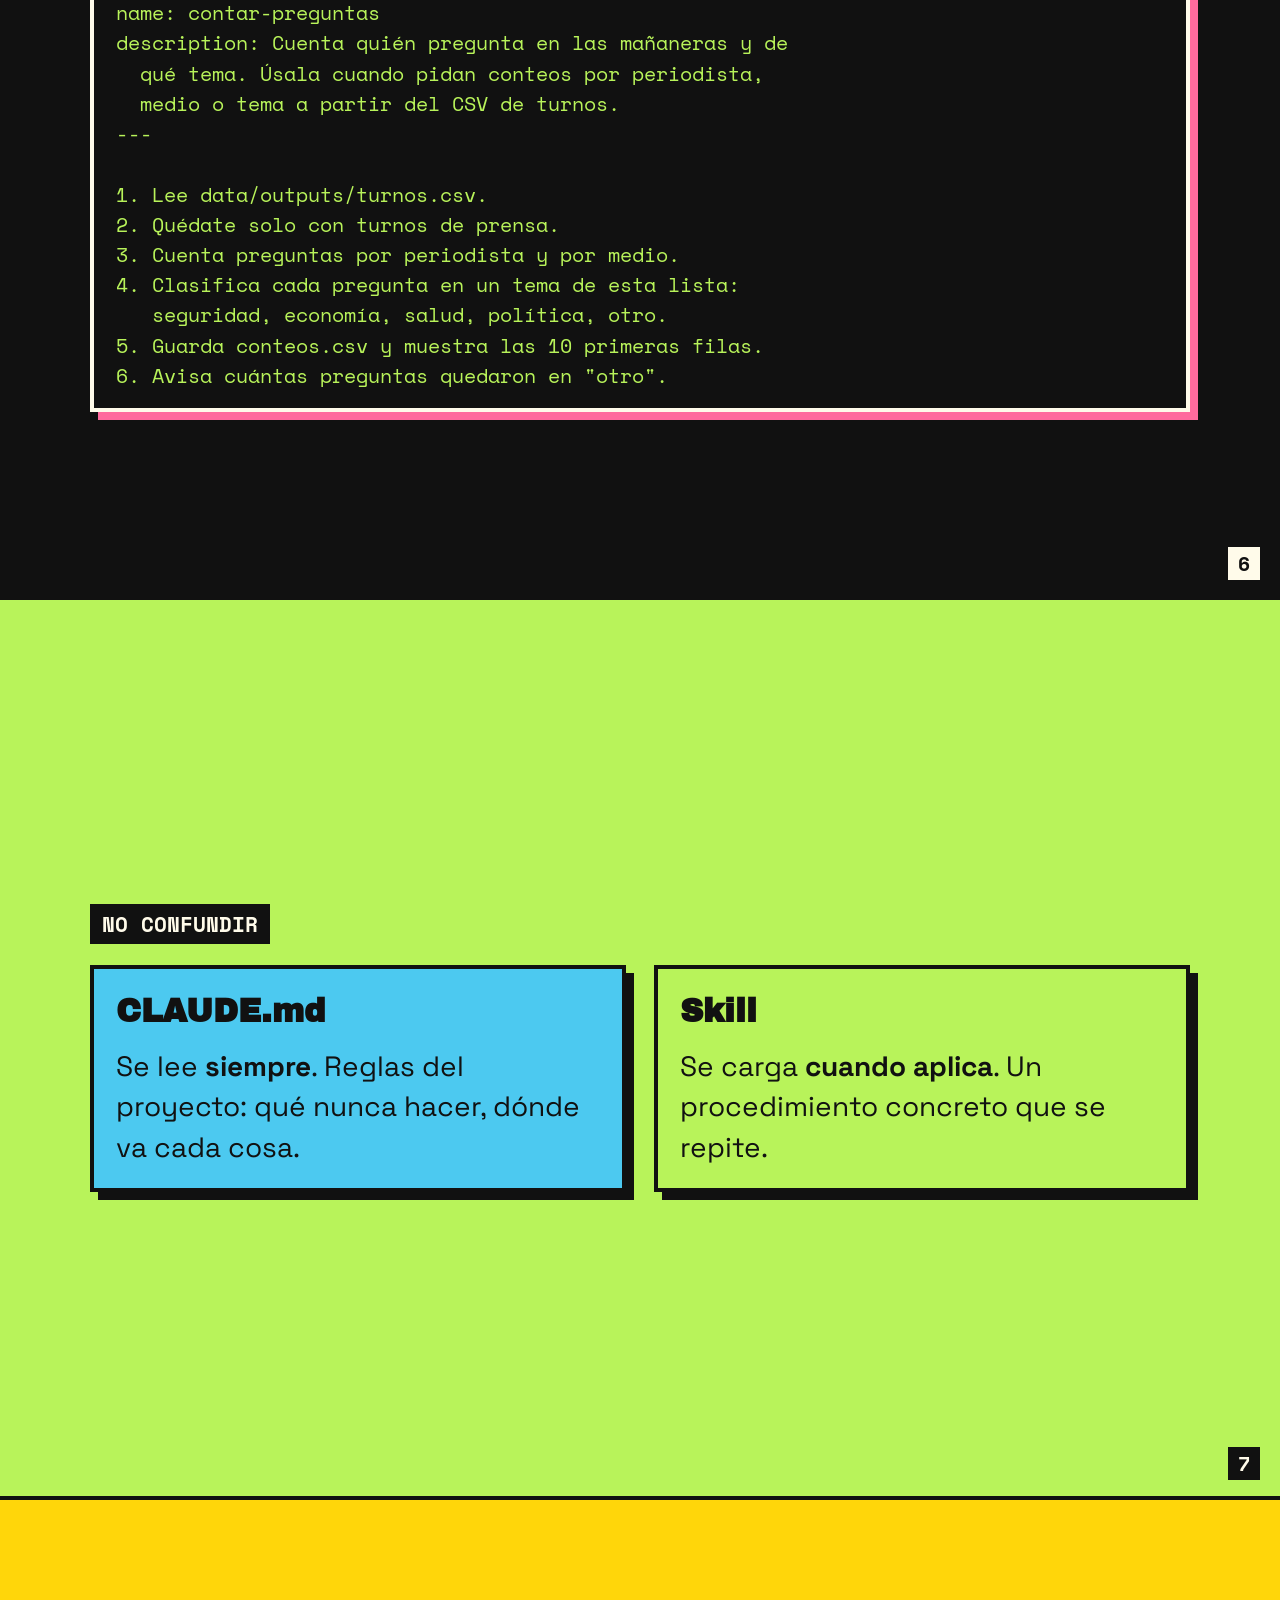
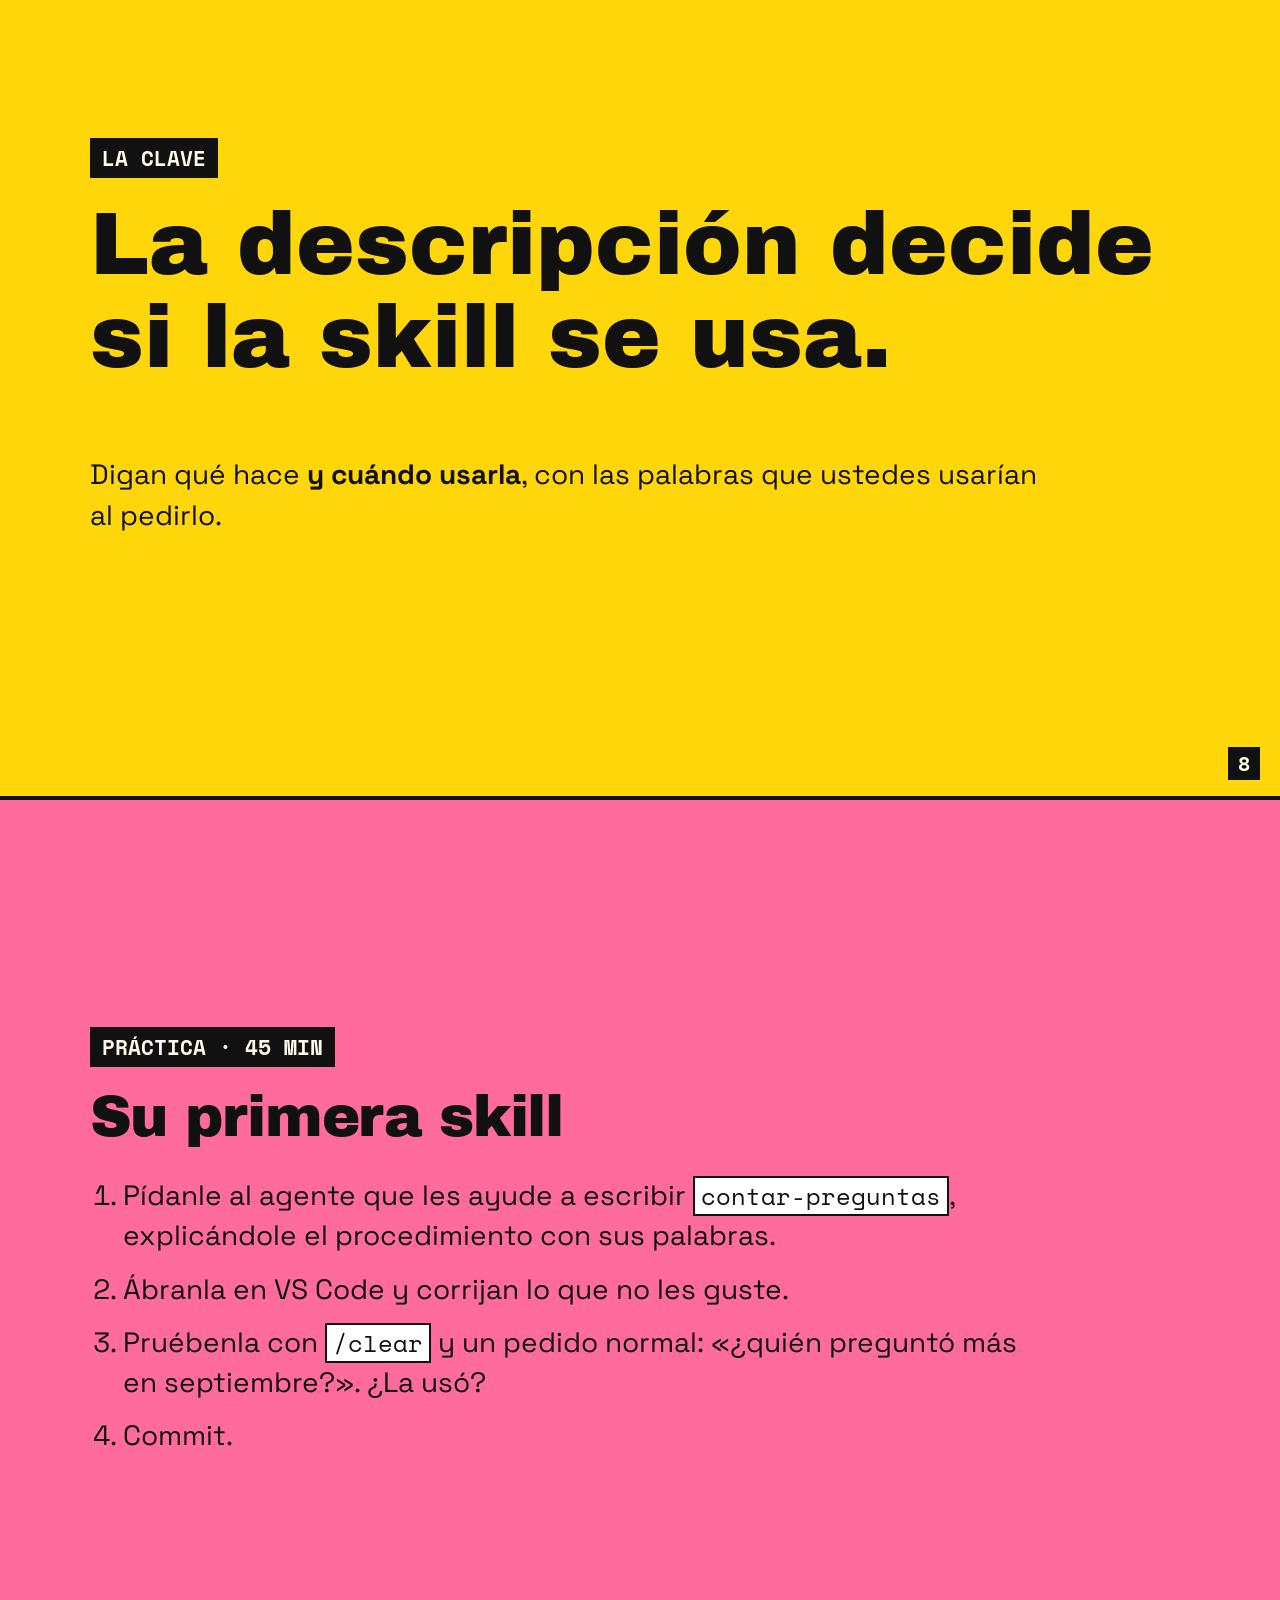
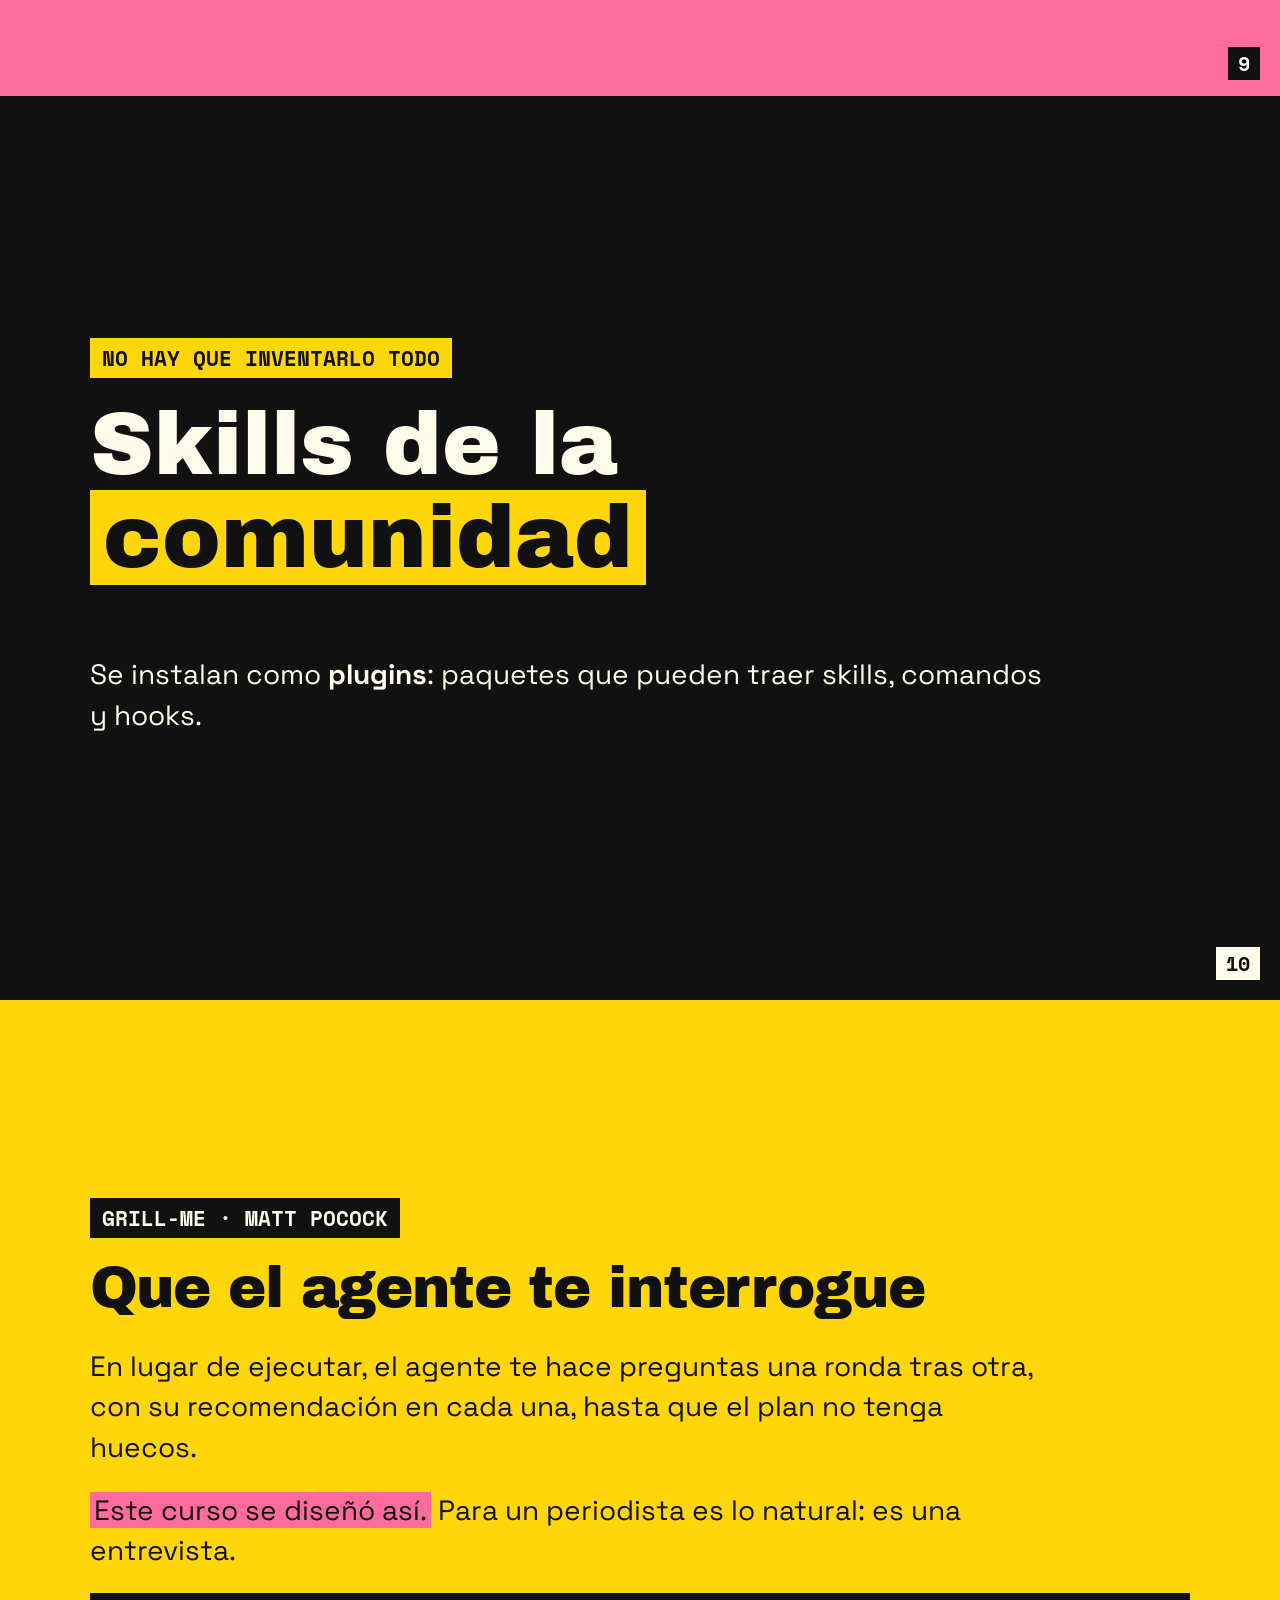
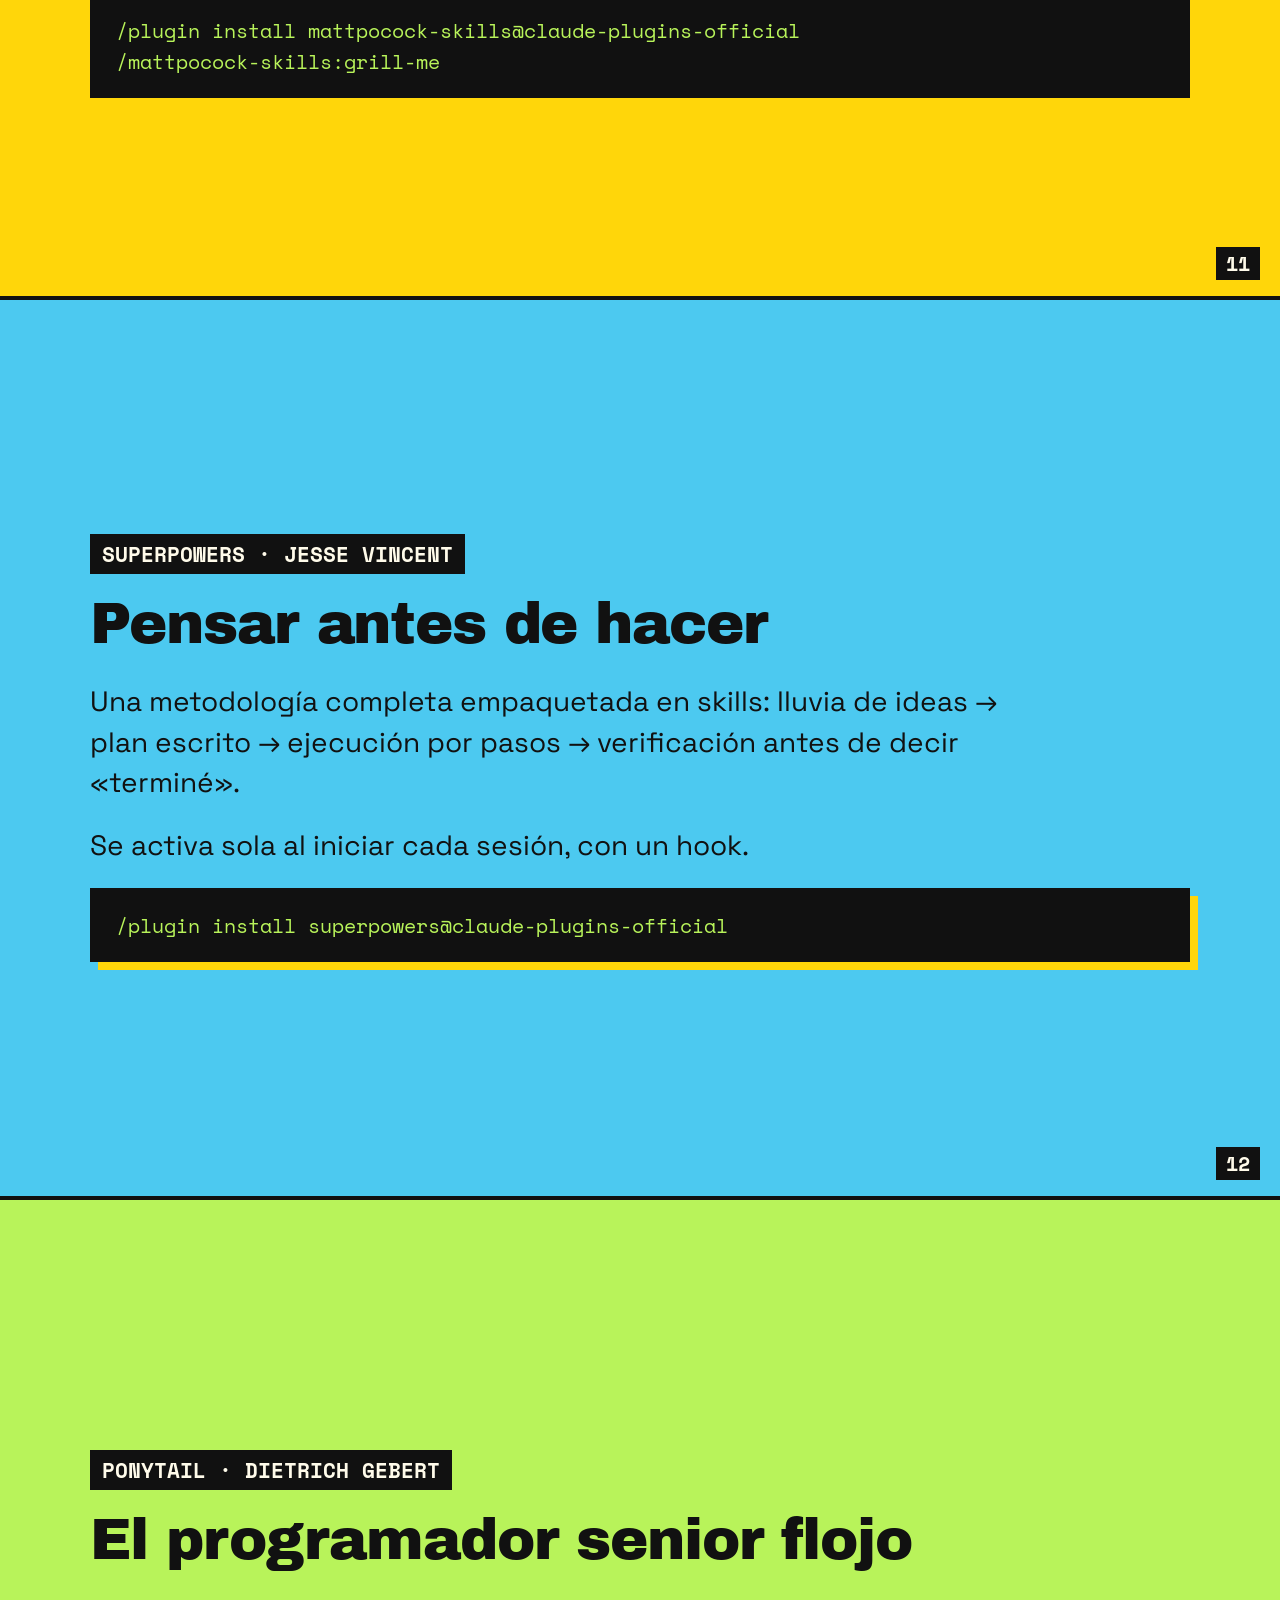
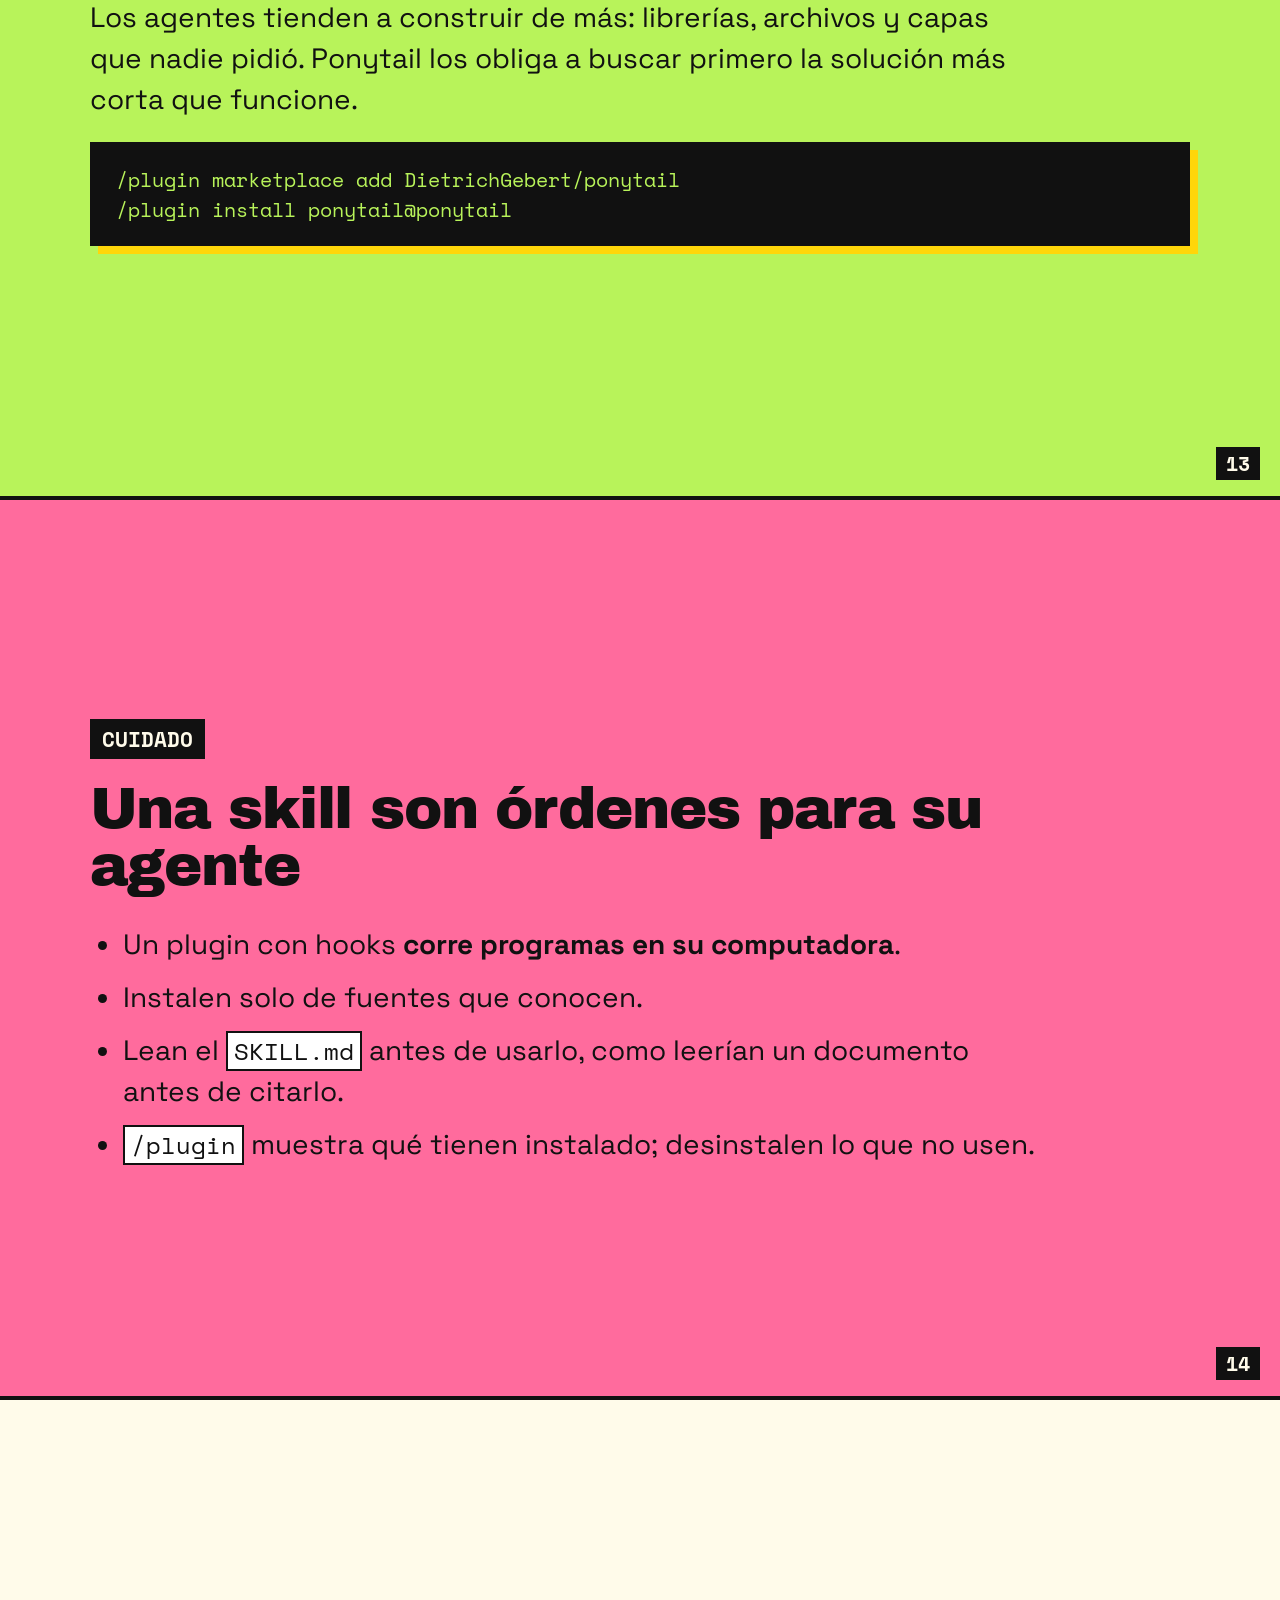
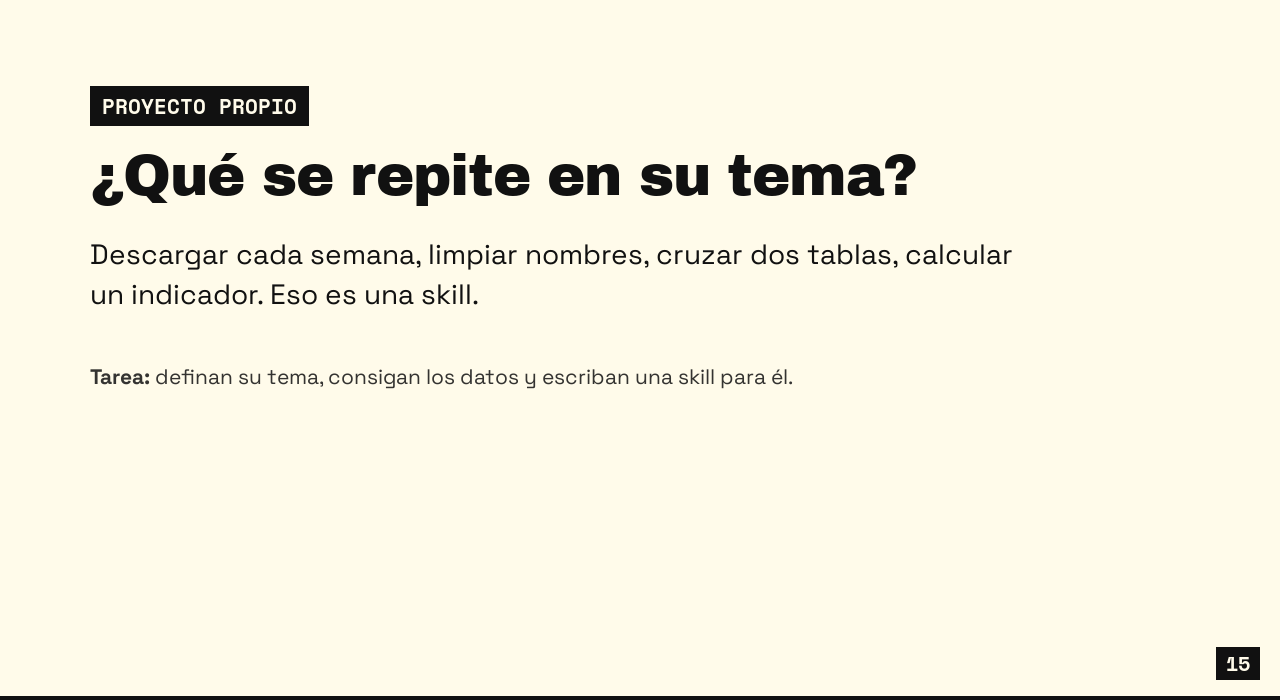
<file: docs/sesiones/4.html>
<!doctype html>
<html lang="es">
<head>
<meta charset="utf-8">
<meta name="viewport" content="width=device-width, initial-scale=1">
<title>Sesión 4 · Skills</title>
<link rel="preconnect" href="https://fonts.googleapis.com">
<link rel="preconnect" href="https://fonts.gstatic.com" crossorigin>
<link href="https://fonts.googleapis.com/css2?family=Archivo+Black&family=Space+Grotesk:wght@400;700&family=Space+Mono&display=swap" rel="stylesheet">
<link rel="stylesheet" href="diapos.css">
</head>
<body>
<a class="salir" href="../index.html#temario">← Temario</a>

<section class="d rosa">
  <span class="kicker">Sesión 4 de 6</span>
  <h1>Skills</h1>
  <p>Empaquetar un procedimiento para no explicarlo dos veces.</p>
</section>

<section class="d">
  <span class="kicker">El problema</span>
  <p class="enorme">Cada mes le explican lo mismo al agente. <mark>Y cada mes lo hace un poco distinto.</mark></p>
</section>

<section class="d">
  <span class="kicker">Dónde estamos</span>
  <div class="diagrama"><img src="../img/harness.svg" alt="Las cuatro piezas del agente: CLAUDE.md, skills, hooks y subagentes alrededor del bucle."></div>
</section>

<section class="d cian">
  <span class="kicker">Qué es una skill</span>
  <h2>Una receta que el agente sabe cuándo usar</h2>
  <ul>
    <li>Una carpeta con un archivo <code>SKILL.md</code>: nombre, descripción e instrucciones paso a paso.</li>
    <li>El agente lee solo la descripción. Cuando la tarea coincide, carga la receta completa.</li>
    <li>También la pueden llamar a mano con <code>/nombre-de-la-skill</code>.</li>
  </ul>
</section>

<section class="d negro">
  <span class="kicker">Dónde vive</span>
  <pre>mananeras/
├── CLAUDE.md
└── .claude/
    └── skills/
        └── contar-preguntas/
            └── SKILL.md</pre>
</section>

<section class="d negro">
  <span class="kicker">Ejemplo</span>
  <pre>---
name: contar-preguntas
description: Cuenta quién pregunta en las mañaneras y de
  qué tema. Úsala cuando pidan conteos por periodista,
  medio o tema a partir del CSV de turnos.
---

1. Lee data/outputs/turnos.csv.
2. Quédate solo con turnos de prensa.
3. Cuenta preguntas por periodista y por medio.
4. Clasifica cada pregunta en un tema de esta lista:
   seguridad, economía, salud, política, otro.
5. Guarda conteos.csv y muestra las 10 primeras filas.
6. Avisa cuántas preguntas quedaron en "otro".</pre>
</section>

<section class="d lima">
  <span class="kicker">No confundir</span>
  <div class="dos">
    <div class="caja"><b>CLAUDE.md</b>Se lee <b>siempre</b>. Reglas del proyecto: qué nunca hacer, dónde va cada cosa.</div>
    <div class="caja"><b>Skill</b>Se carga <b>cuando aplica</b>. Un procedimiento concreto que se repite.</div>
  </div>
</section>

<section class="d amarillo">
  <span class="kicker">La clave</span>
  <p class="enorme">La descripción decide si la skill se usa.</p>
  <p>Digan qué hace <b>y cuándo usarla</b>, con las palabras que ustedes usarían al pedirlo.</p>
</section>

<section class="d rosa">
  <span class="kicker">Práctica · 45 min</span>
  <h2>Su primera skill</h2>
  <ol>
    <li>Pídanle al agente que les ayude a escribir <code>contar-preguntas</code>, explicándole el procedimiento con sus palabras.</li>
    <li>Ábranla en VS Code y corrijan lo que no les guste.</li>
    <li>Pruébenla con <code>/clear</code> y un pedido normal: «¿quién preguntó más en septiembre?». ¿La usó?</li>
    <li>Commit.</li>
  </ol>
</section>

<section class="d negro">
  <span class="kicker">No hay que inventarlo todo</span>
  <p class="enorme">Skills de la <mark>comunidad</mark></p>
  <p>Se instalan como <b>plugins</b>: paquetes que pueden traer skills, comandos y hooks.</p>
</section>

<section class="d amarillo">
  <span class="kicker">grill-me · Matt Pocock</span>
  <h2>Que el agente te interrogue</h2>
  <p>En lugar de ejecutar, el agente te hace preguntas una ronda tras otra, con su recomendación en cada una, hasta que el plan no tenga huecos.</p>
  <p><mark>Este curso se diseñó así.</mark> Para un periodista es lo natural: es una entrevista.</p>
  <pre>/plugin install mattpocock-skills@claude-plugins-official
/mattpocock-skills:grill-me</pre>
</section>

<section class="d cian">
  <span class="kicker">superpowers · Jesse Vincent</span>
  <h2>Pensar antes de hacer</h2>
  <p>Una metodología completa empaquetada en skills: lluvia de ideas → plan escrito → ejecución por pasos → verificación antes de decir «terminé».</p>
  <p>Se activa sola al iniciar cada sesión, con un hook.</p>
  <pre>/plugin install superpowers@claude-plugins-official</pre>
</section>

<section class="d lima">
  <span class="kicker">ponytail · Dietrich Gebert</span>
  <h2>El programador senior flojo</h2>
  <p>Los agentes tienden a construir de más: librerías, archivos y capas que nadie pidió. Ponytail los obliga a buscar primero la solución más corta que funcione.</p>
  <pre>/plugin marketplace add DietrichGebert/ponytail
/plugin install ponytail@ponytail</pre>
</section>

<section class="d rosa">
  <span class="kicker">Cuidado</span>
  <h2>Una skill son órdenes para su agente</h2>
  <ul>
    <li>Un plugin con hooks <b>corre programas en su computadora</b>.</li>
    <li>Instalen solo de fuentes que conocen.</li>
    <li>Lean el <code>SKILL.md</code> antes de usarlo, como leerían un documento antes de citarlo.</li>
    <li><code>/plugin</code> muestra qué tienen instalado; desinstalen lo que no usen.</li>
  </ul>
</section>

<section class="d">
  <span class="kicker">Proyecto propio</span>
  <h2>¿Qué se repite en su tema?</h2>
  <p>Descargar cada semana, limpiar nombres, cruzar dos tablas, calcular un indicador. Eso es una skill.</p>
  <p class="nota"><b>Tarea:</b> definan su tema, consigan los datos y escriban una skill para él.</p>
</section>
</body>
</html>
</file>
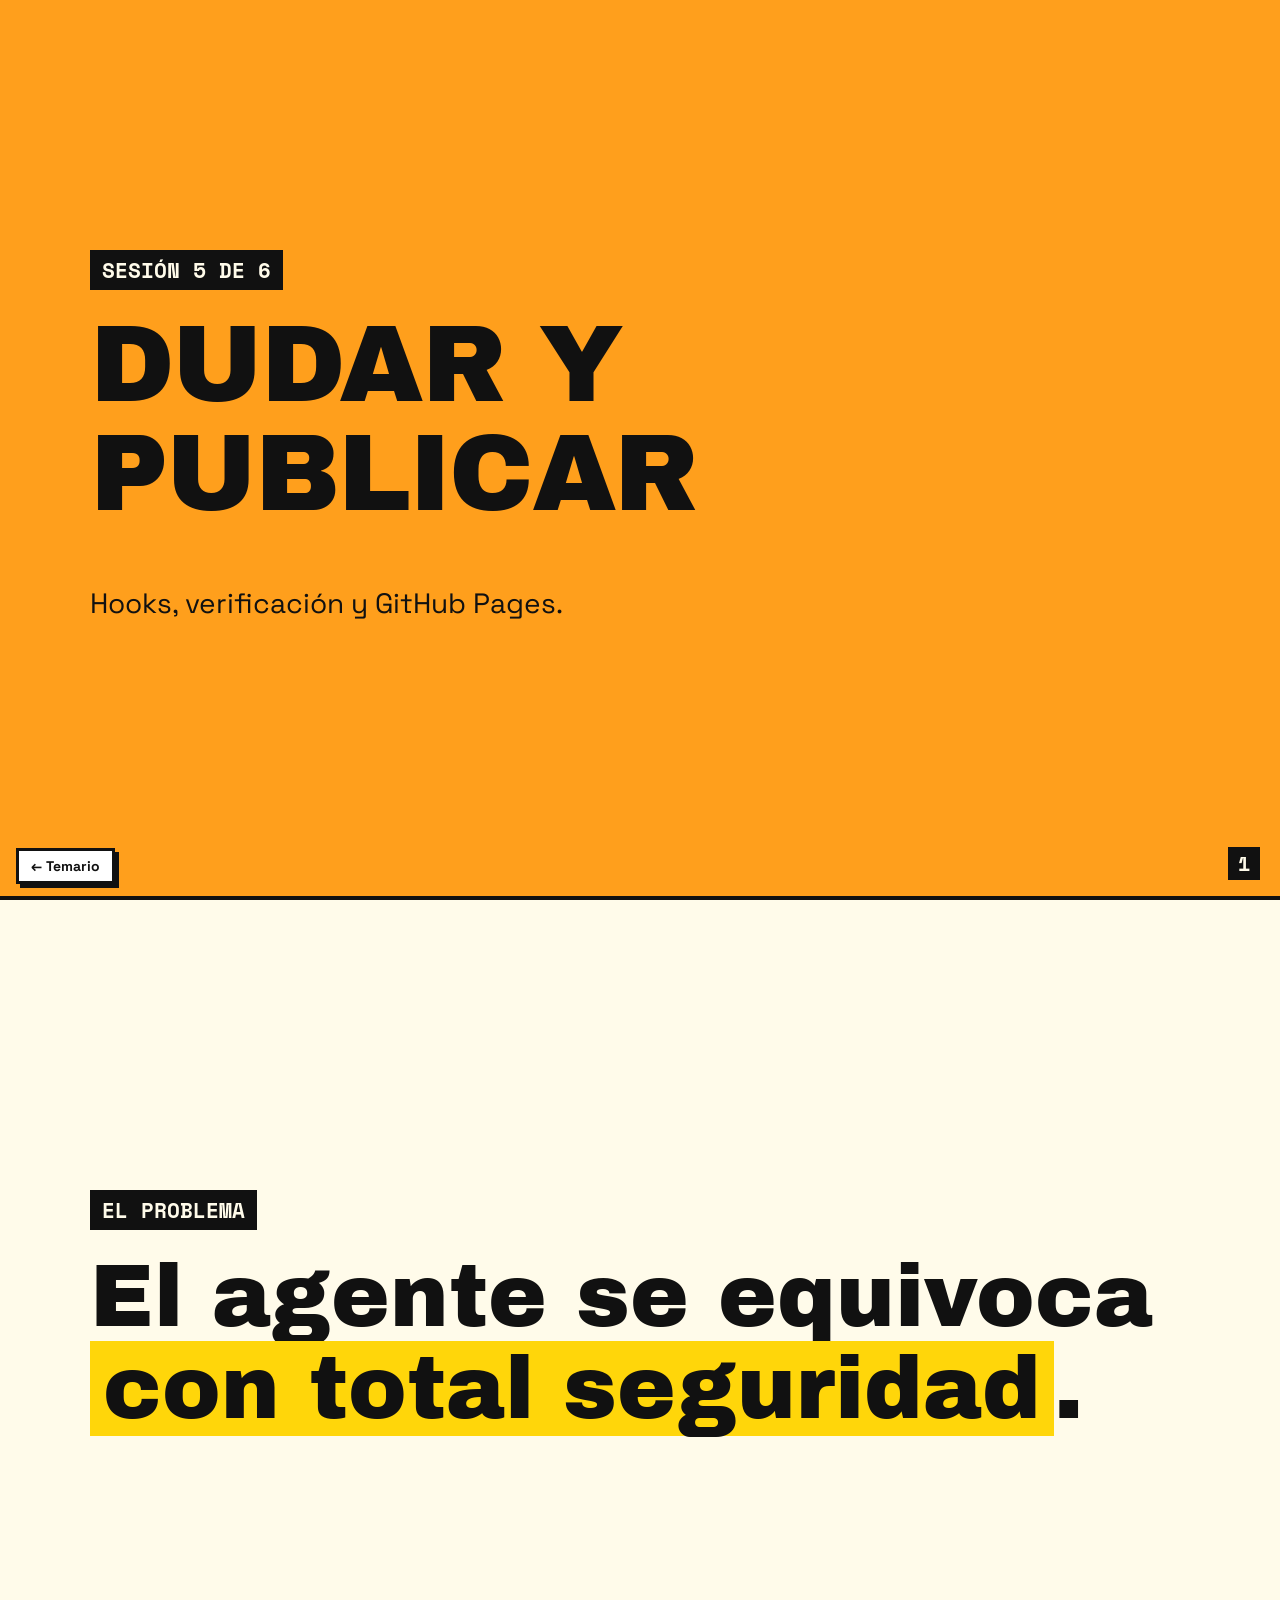
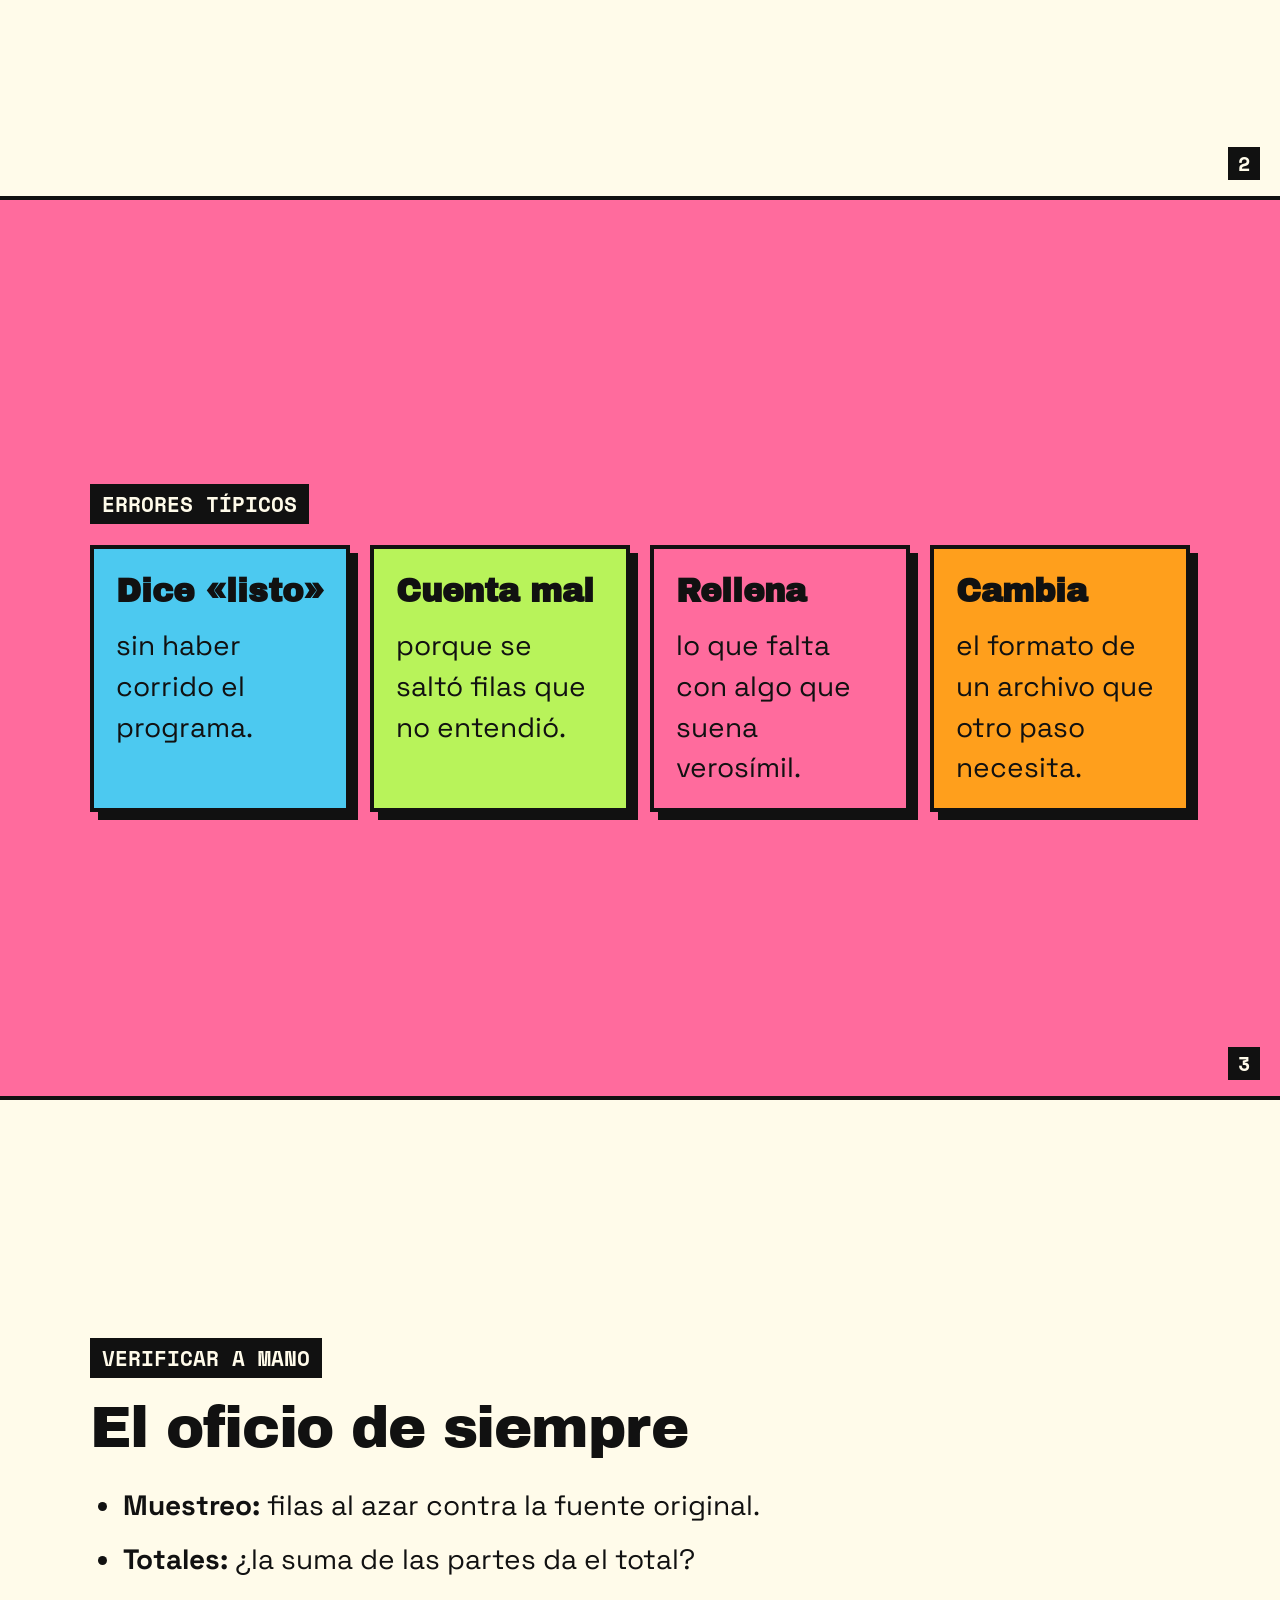
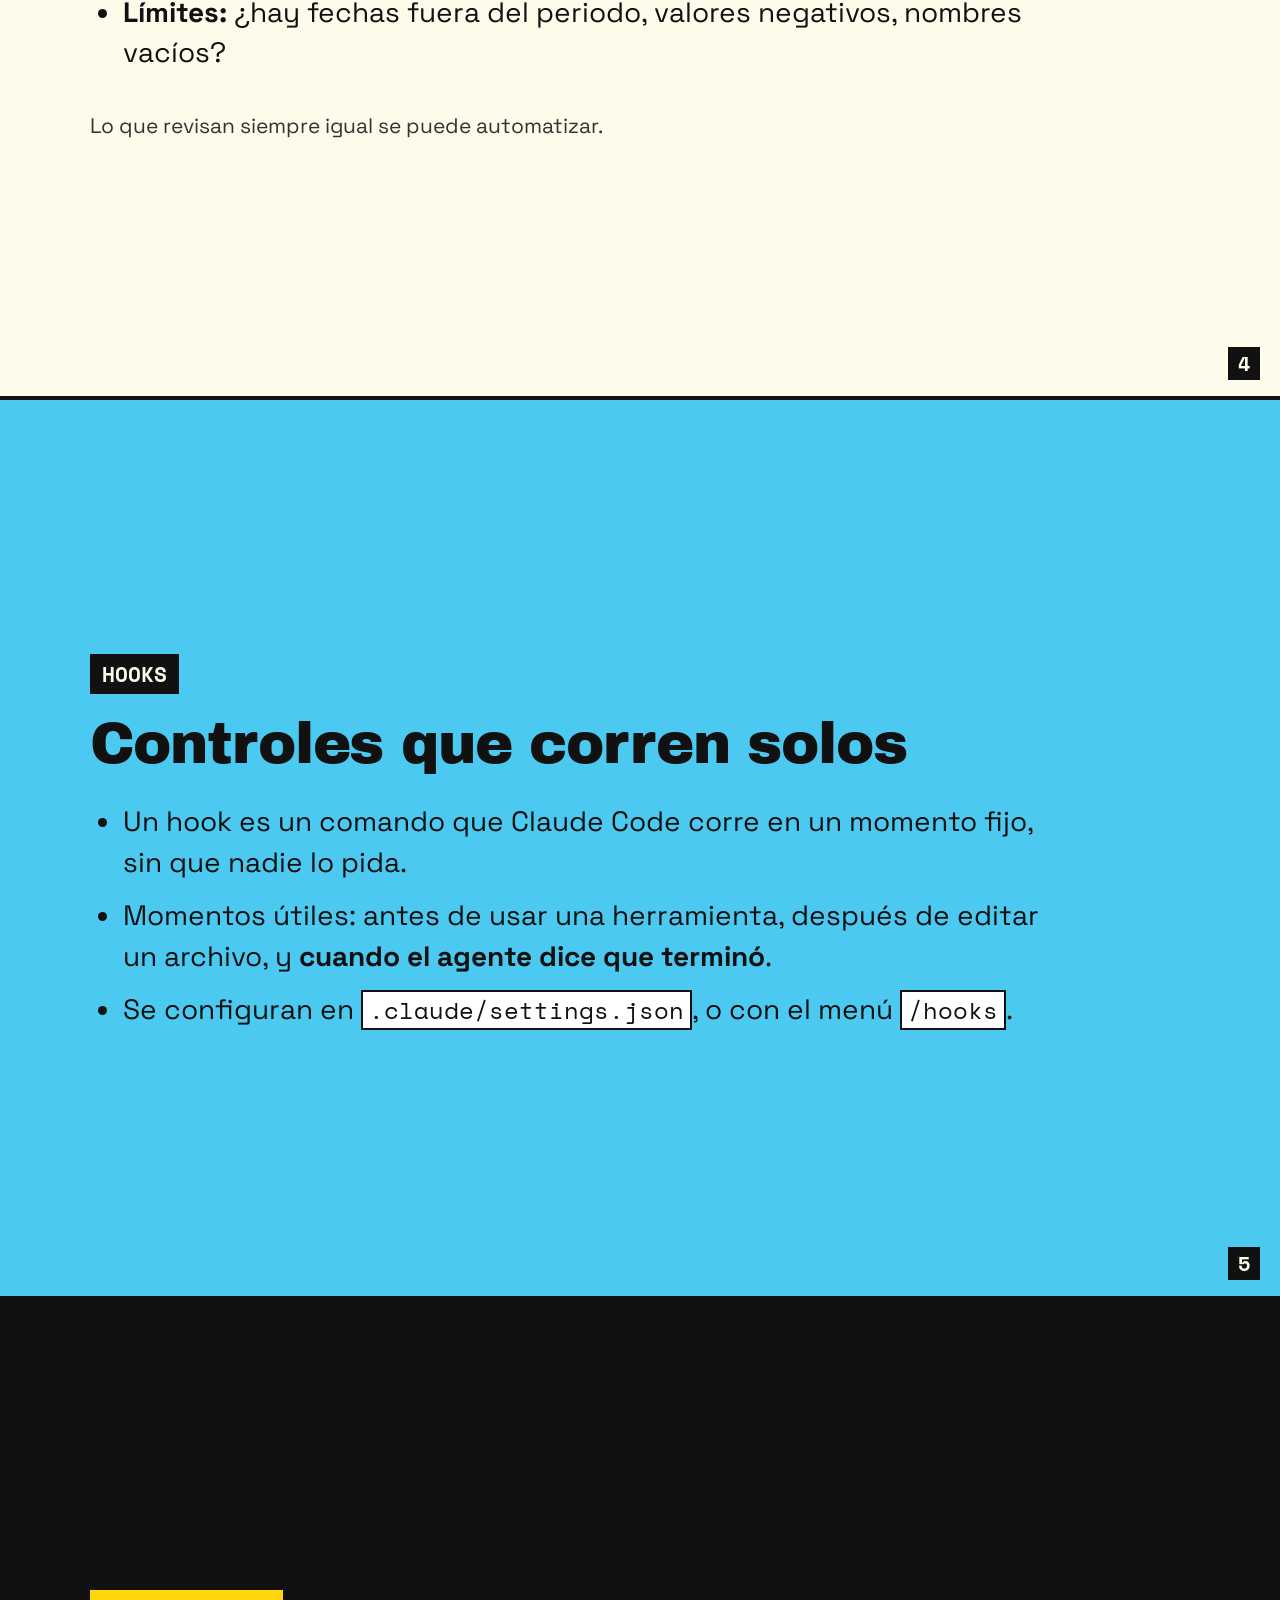
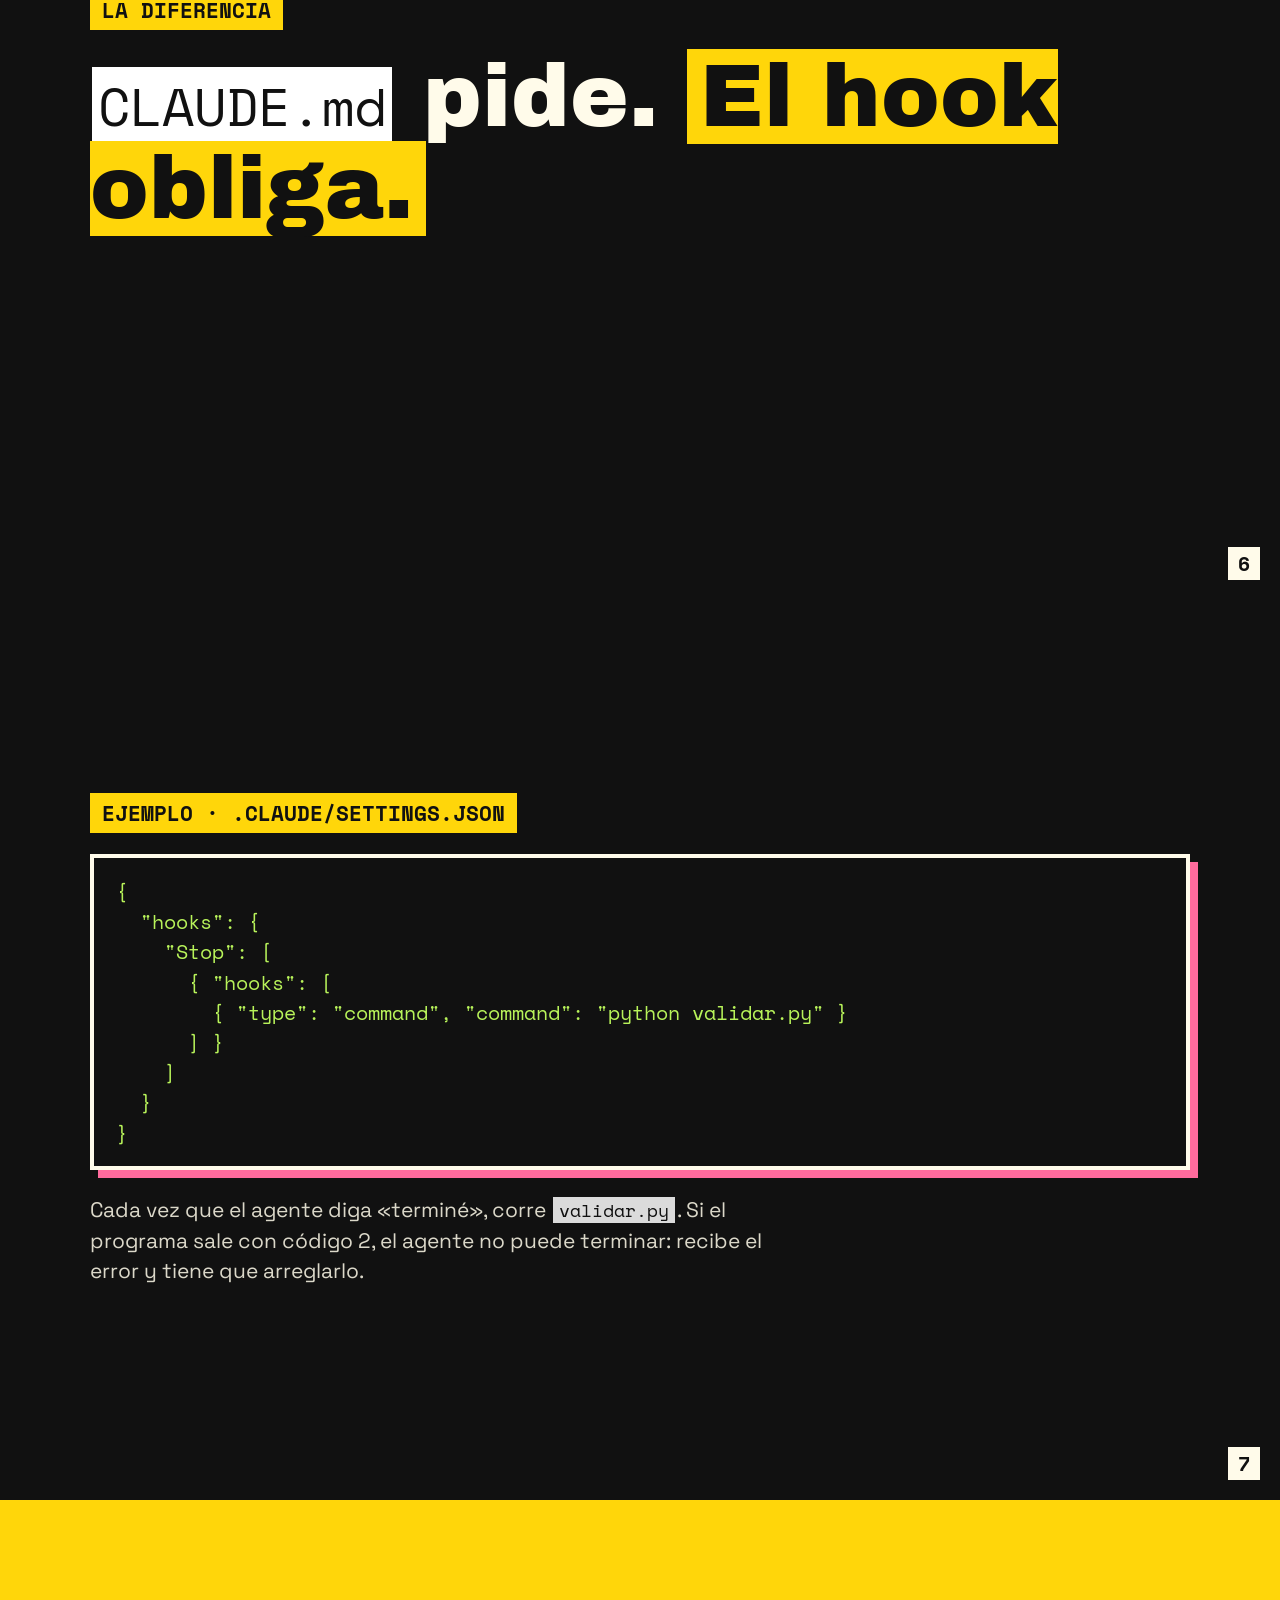
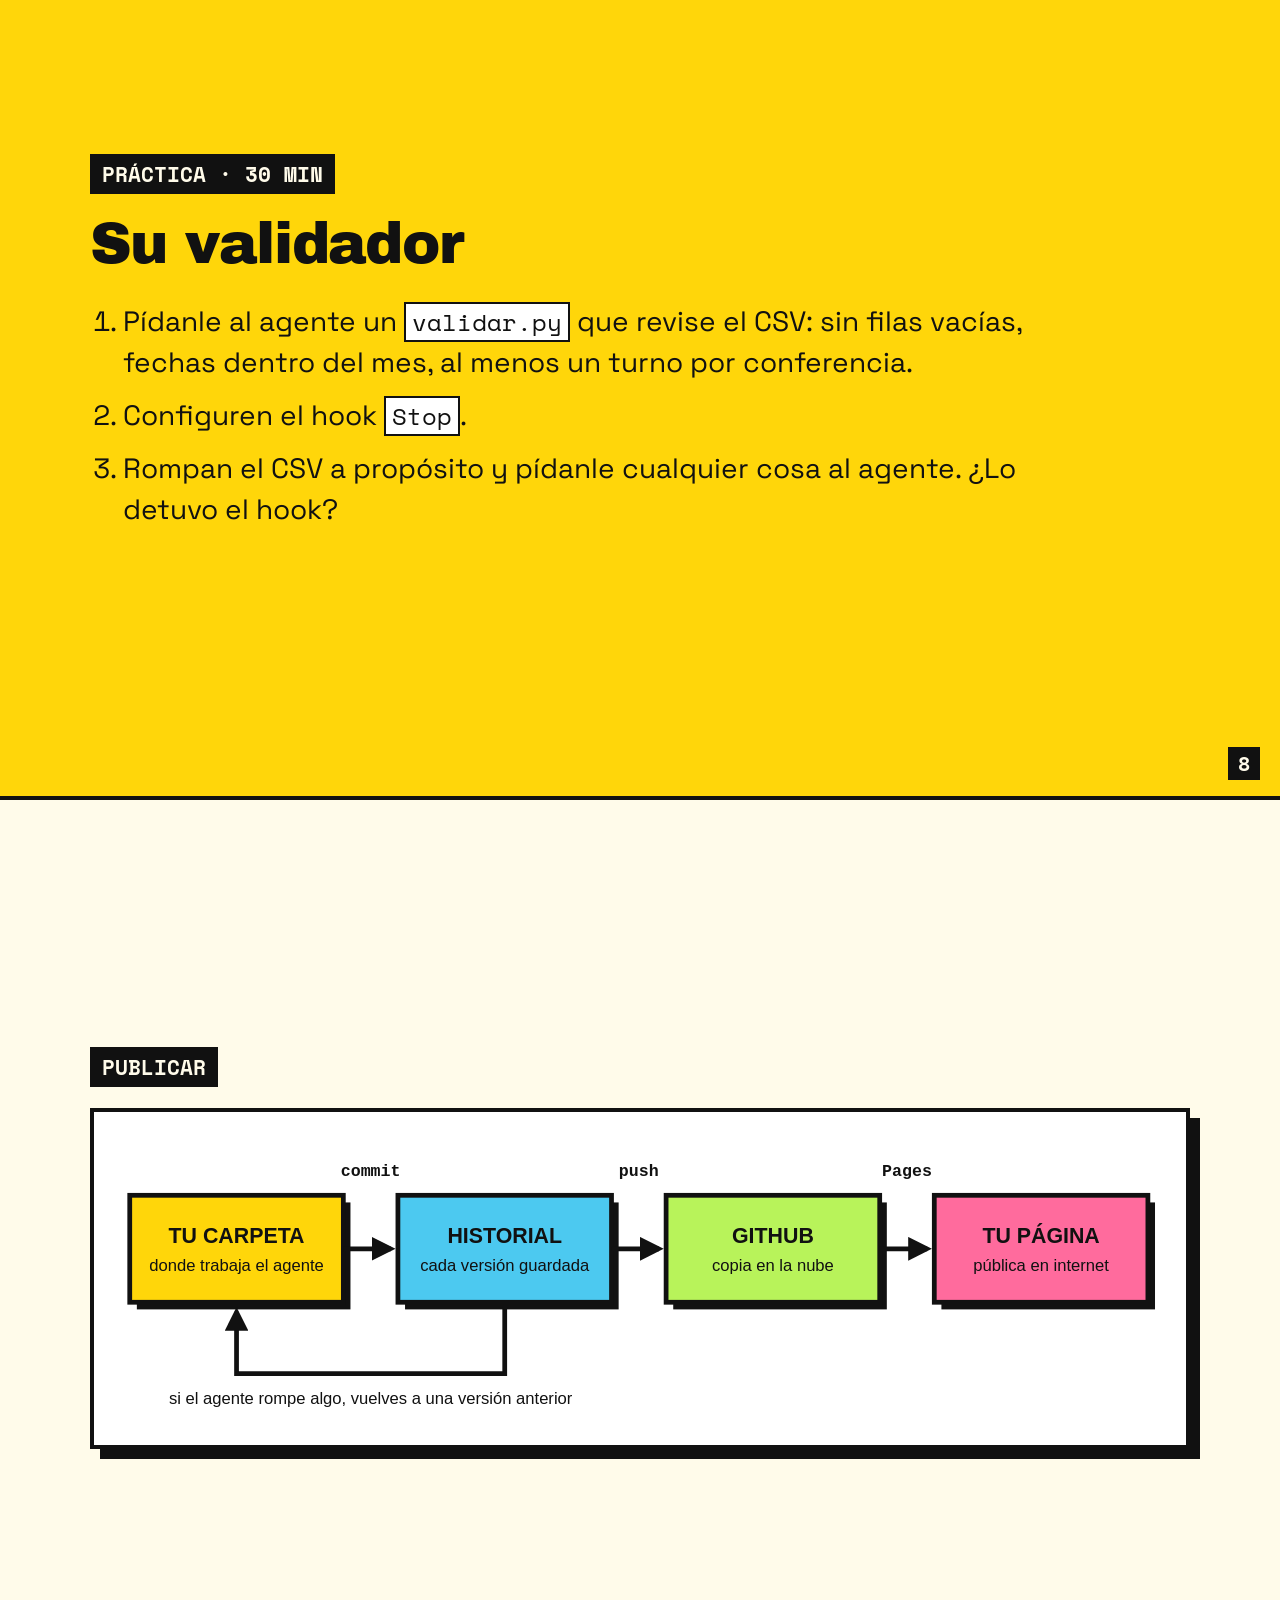
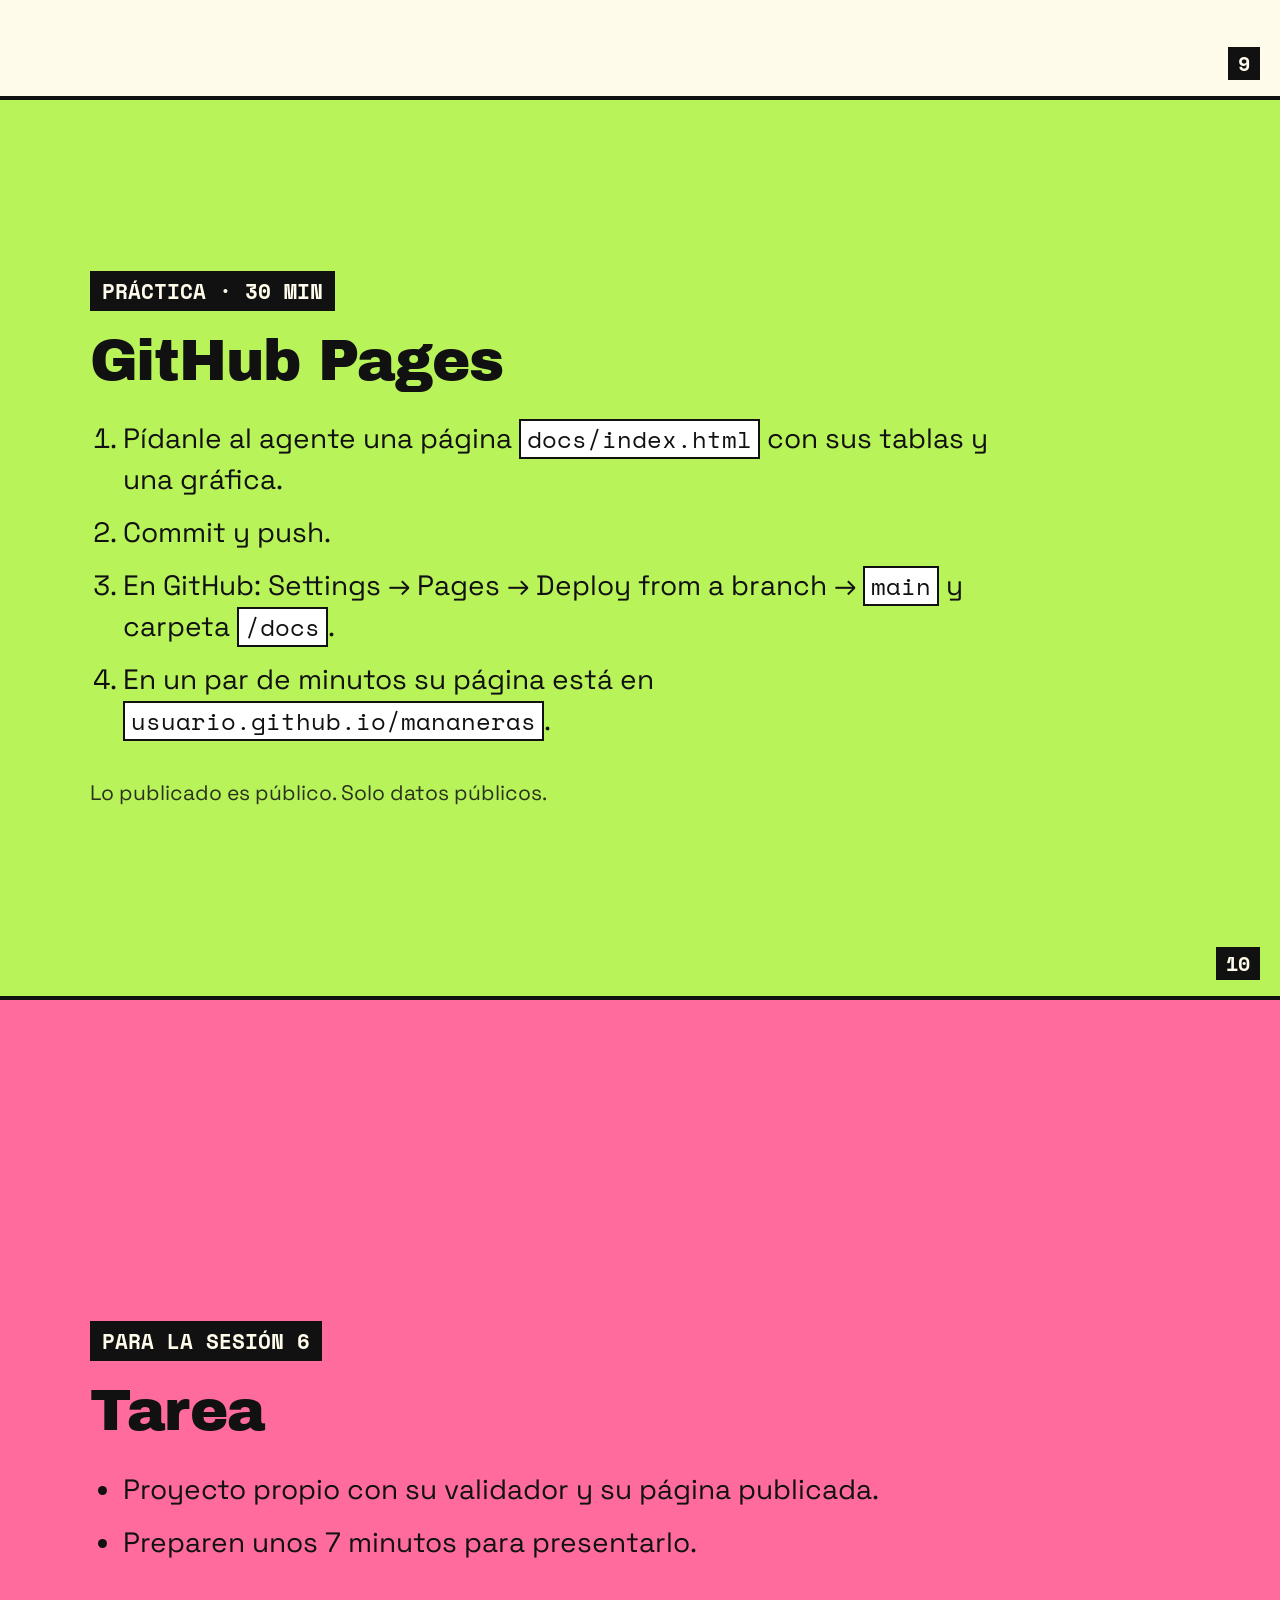
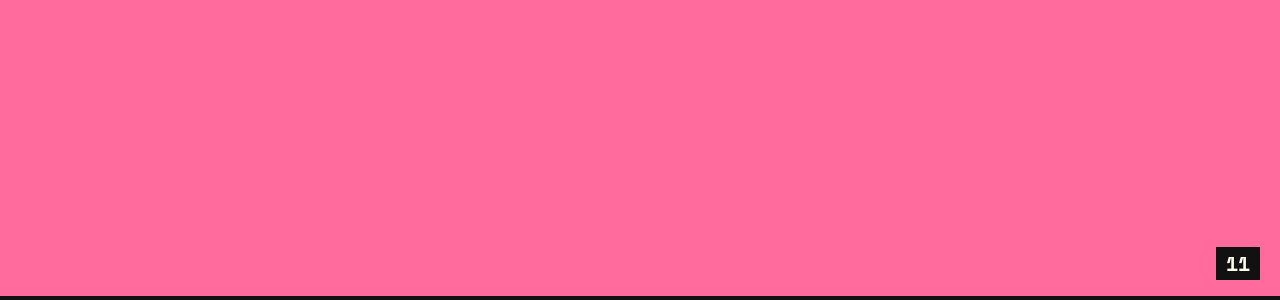
<file: docs/sesiones/5.html>
<!doctype html>
<html lang="es">
<head>
<meta charset="utf-8">
<meta name="viewport" content="width=device-width, initial-scale=1">
<title>Sesión 5 · Hooks, verificación y publicar</title>
<link rel="preconnect" href="https://fonts.googleapis.com">
<link rel="preconnect" href="https://fonts.gstatic.com" crossorigin>
<link href="https://fonts.googleapis.com/css2?family=Archivo+Black&family=Space+Grotesk:wght@400;700&family=Space+Mono&display=swap" rel="stylesheet">
<link rel="stylesheet" href="diapos.css">
</head>
<body>
<a class="salir" href="../index.html#temario">← Temario</a>

<section class="d naranja">
  <span class="kicker">Sesión 5 de 6</span>
  <h1>Dudar y publicar</h1>
  <p>Hooks, verificación y GitHub Pages.</p>
</section>

<section class="d">
  <span class="kicker">El problema</span>
  <p class="enorme">El agente se equivoca <mark>con total seguridad</mark>.</p>
</section>

<section class="d rosa">
  <span class="kicker">Errores típicos</span>
  <div class="cajas">
    <div class="caja"><b>Dice «listo»</b>sin haber corrido el programa.</div>
    <div class="caja"><b>Cuenta mal</b>porque se saltó filas que no entendió.</div>
    <div class="caja"><b>Rellena</b>lo que falta con algo que suena verosímil.</div>
    <div class="caja"><b>Cambia</b>el formato de un archivo que otro paso necesita.</div>
  </div>
</section>

<section class="d">
  <span class="kicker">Verificar a mano</span>
  <h2>El oficio de siempre</h2>
  <ul>
    <li><b>Muestreo:</b> filas al azar contra la fuente original.</li>
    <li><b>Totales:</b> ¿la suma de las partes da el total?</li>
    <li><b>Límites:</b> ¿hay fechas fuera del periodo, valores negativos, nombres vacíos?</li>
  </ul>
  <p class="nota">Lo que revisan siempre igual se puede automatizar.</p>
</section>

<section class="d cian">
  <span class="kicker">Hooks</span>
  <h2>Controles que corren solos</h2>
  <ul>
    <li>Un hook es un comando que Claude Code corre en un momento fijo, sin que nadie lo pida.</li>
    <li>Momentos útiles: antes de usar una herramienta, después de editar un archivo, y <b>cuando el agente dice que terminó</b>.</li>
    <li>Se configuran en <code>.claude/settings.json</code>, o con el menú <code>/hooks</code>.</li>
  </ul>
</section>

<section class="d negro">
  <span class="kicker">La diferencia</span>
  <p class="enorme"><code style="font-size:.6em">CLAUDE.md</code> pide. <mark>El hook obliga.</mark></p>
</section>

<section class="d negro">
  <span class="kicker">Ejemplo · .claude/settings.json</span>
  <pre>{
  "hooks": {
    "Stop": [
      { "hooks": [
        { "type": "command", "command": "python validar.py" }
      ] }
    ]
  }
}</pre>
  <p class="nota">Cada vez que el agente diga «terminé», corre <code>validar.py</code>. Si el programa sale con código 2, el agente no puede terminar: recibe el error y tiene que arreglarlo.</p>
</section>

<section class="d amarillo">
  <span class="kicker">Práctica · 30 min</span>
  <h2>Su validador</h2>
  <ol>
    <li>Pídanle al agente un <code>validar.py</code> que revise el CSV: sin filas vacías, fechas dentro del mes, al menos un turno por conferencia.</li>
    <li>Configuren el hook <code>Stop</code>.</li>
    <li>Rompan el CSV a propósito y pídanle cualquier cosa al agente. ¿Lo detuvo el hook?</li>
  </ol>
</section>

<section class="d">
  <span class="kicker">Publicar</span>
  <div class="diagrama"><img src="../img/git.svg" alt="Tu carpeta, commit, historial, push, GitHub, Pages, tu página pública."></div>
</section>

<section class="d lima">
  <span class="kicker">Práctica · 30 min</span>
  <h2>GitHub Pages</h2>
  <ol>
    <li>Pídanle al agente una página <code>docs/index.html</code> con sus tablas y una gráfica.</li>
    <li>Commit y push.</li>
    <li>En GitHub: Settings → Pages → Deploy from a branch → <code>main</code> y carpeta <code>/docs</code>.</li>
    <li>En un par de minutos su página está en <code>usuario.github.io/mananeras</code>.</li>
  </ol>
  <p class="nota">Lo publicado es público. Solo datos públicos.</p>
</section>

<section class="d rosa">
  <span class="kicker">Para la sesión 6</span>
  <h2>Tarea</h2>
  <ul>
    <li>Proyecto propio con su validador y su página publicada.</li>
    <li>Preparen unos 7 minutos para presentarlo.</li>
  </ul>
</section>
</body>
</html>
</file>
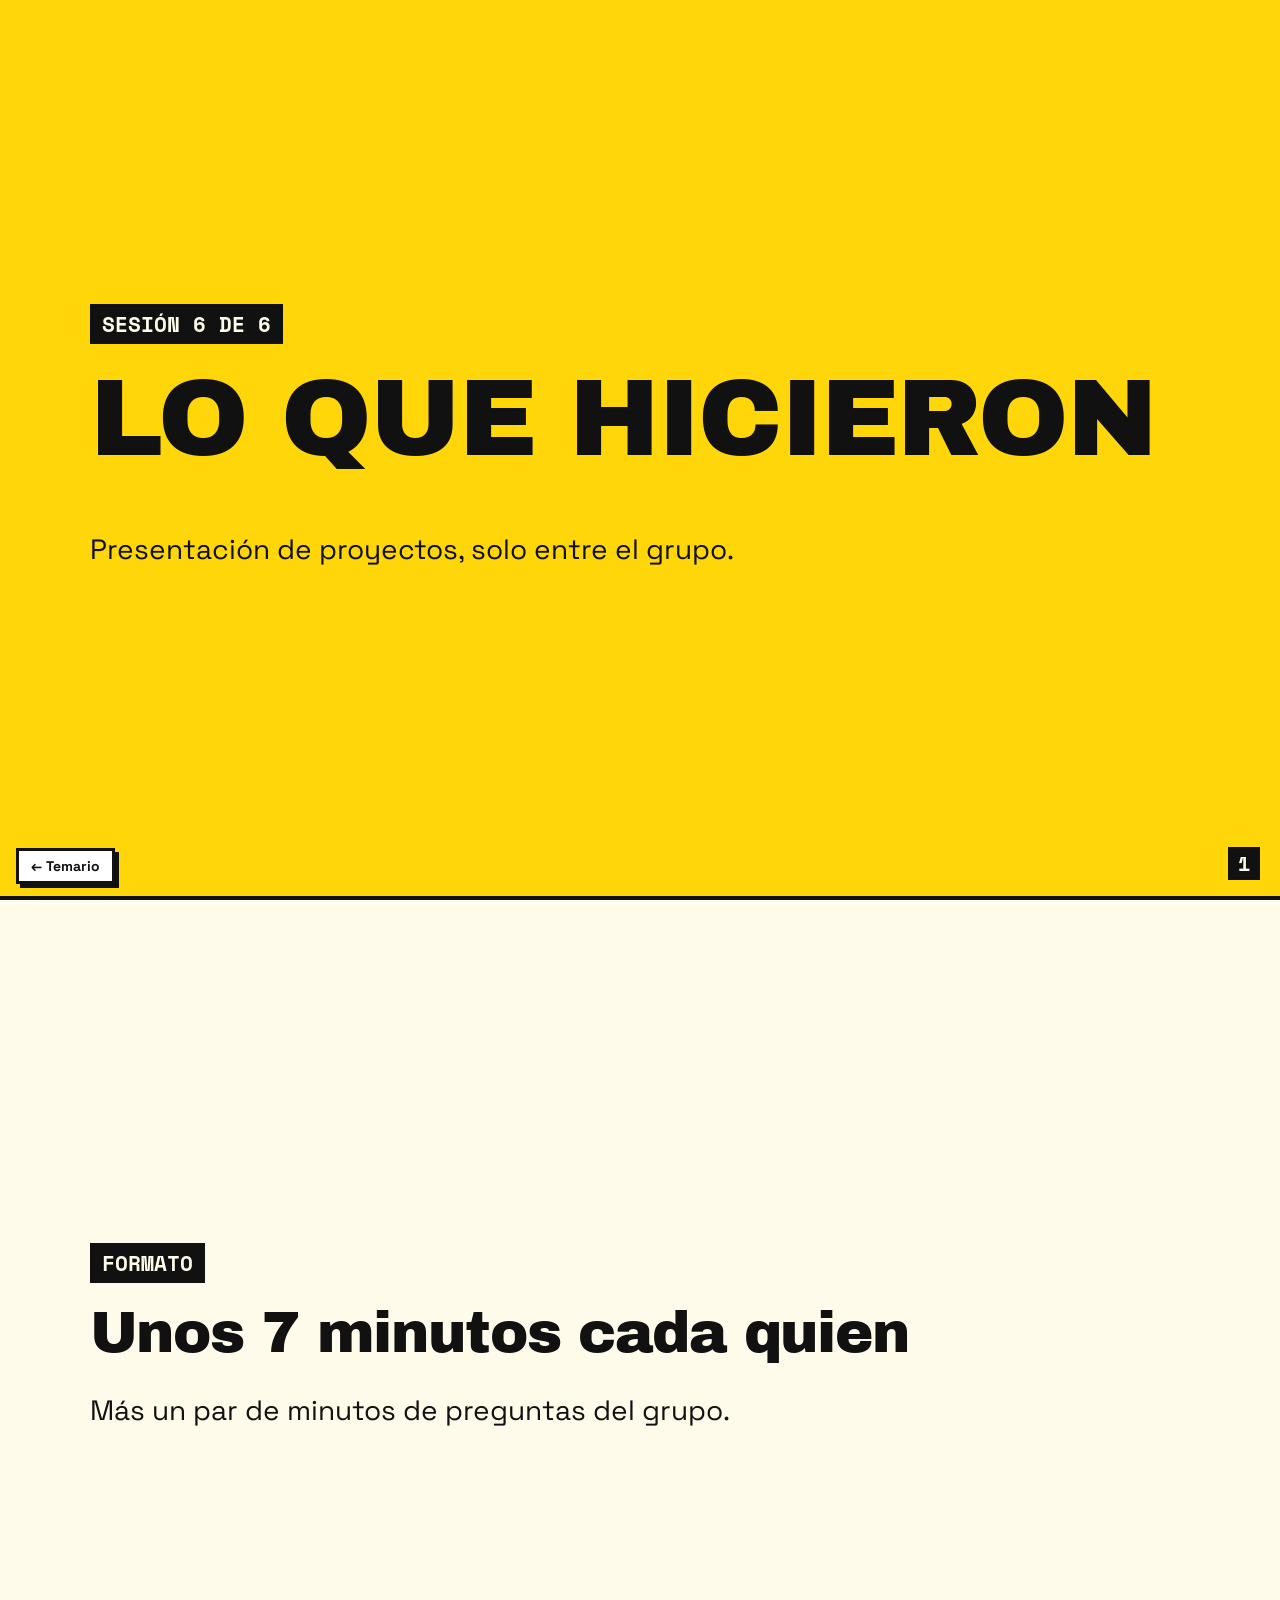
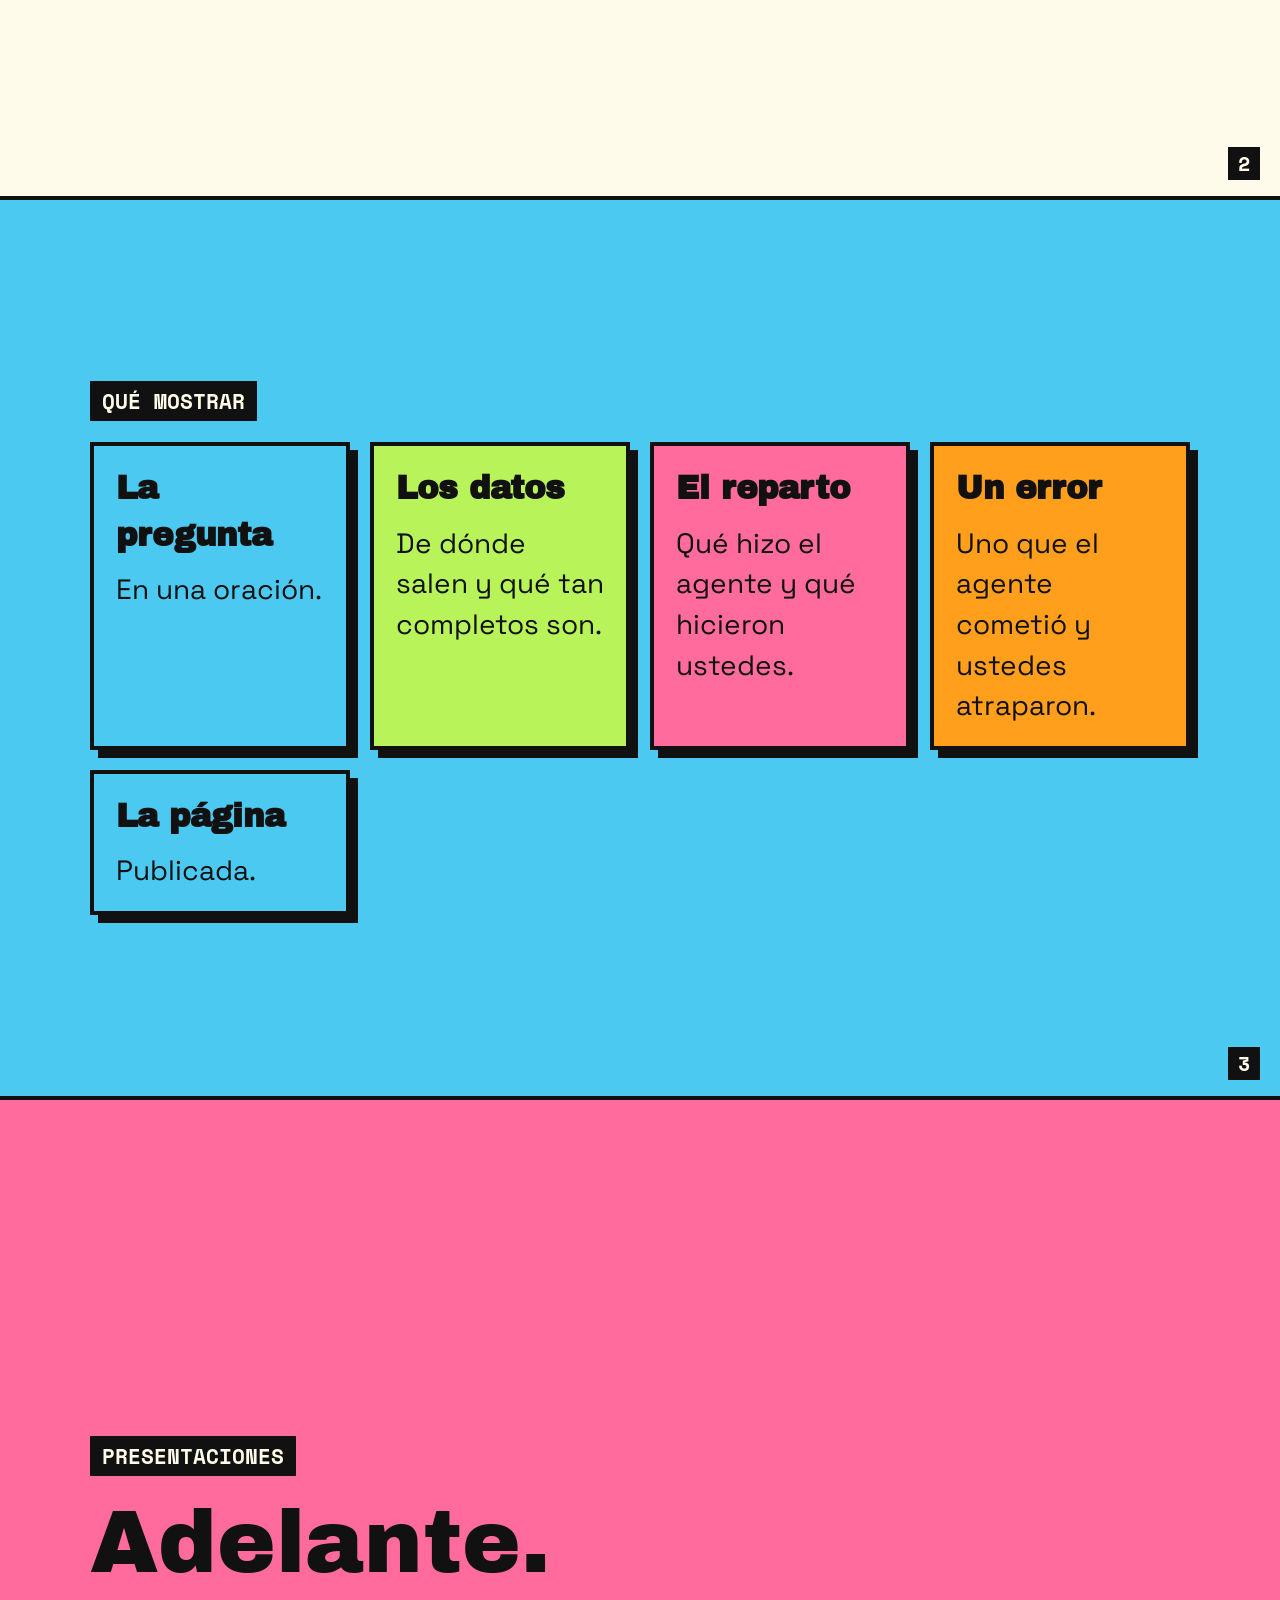
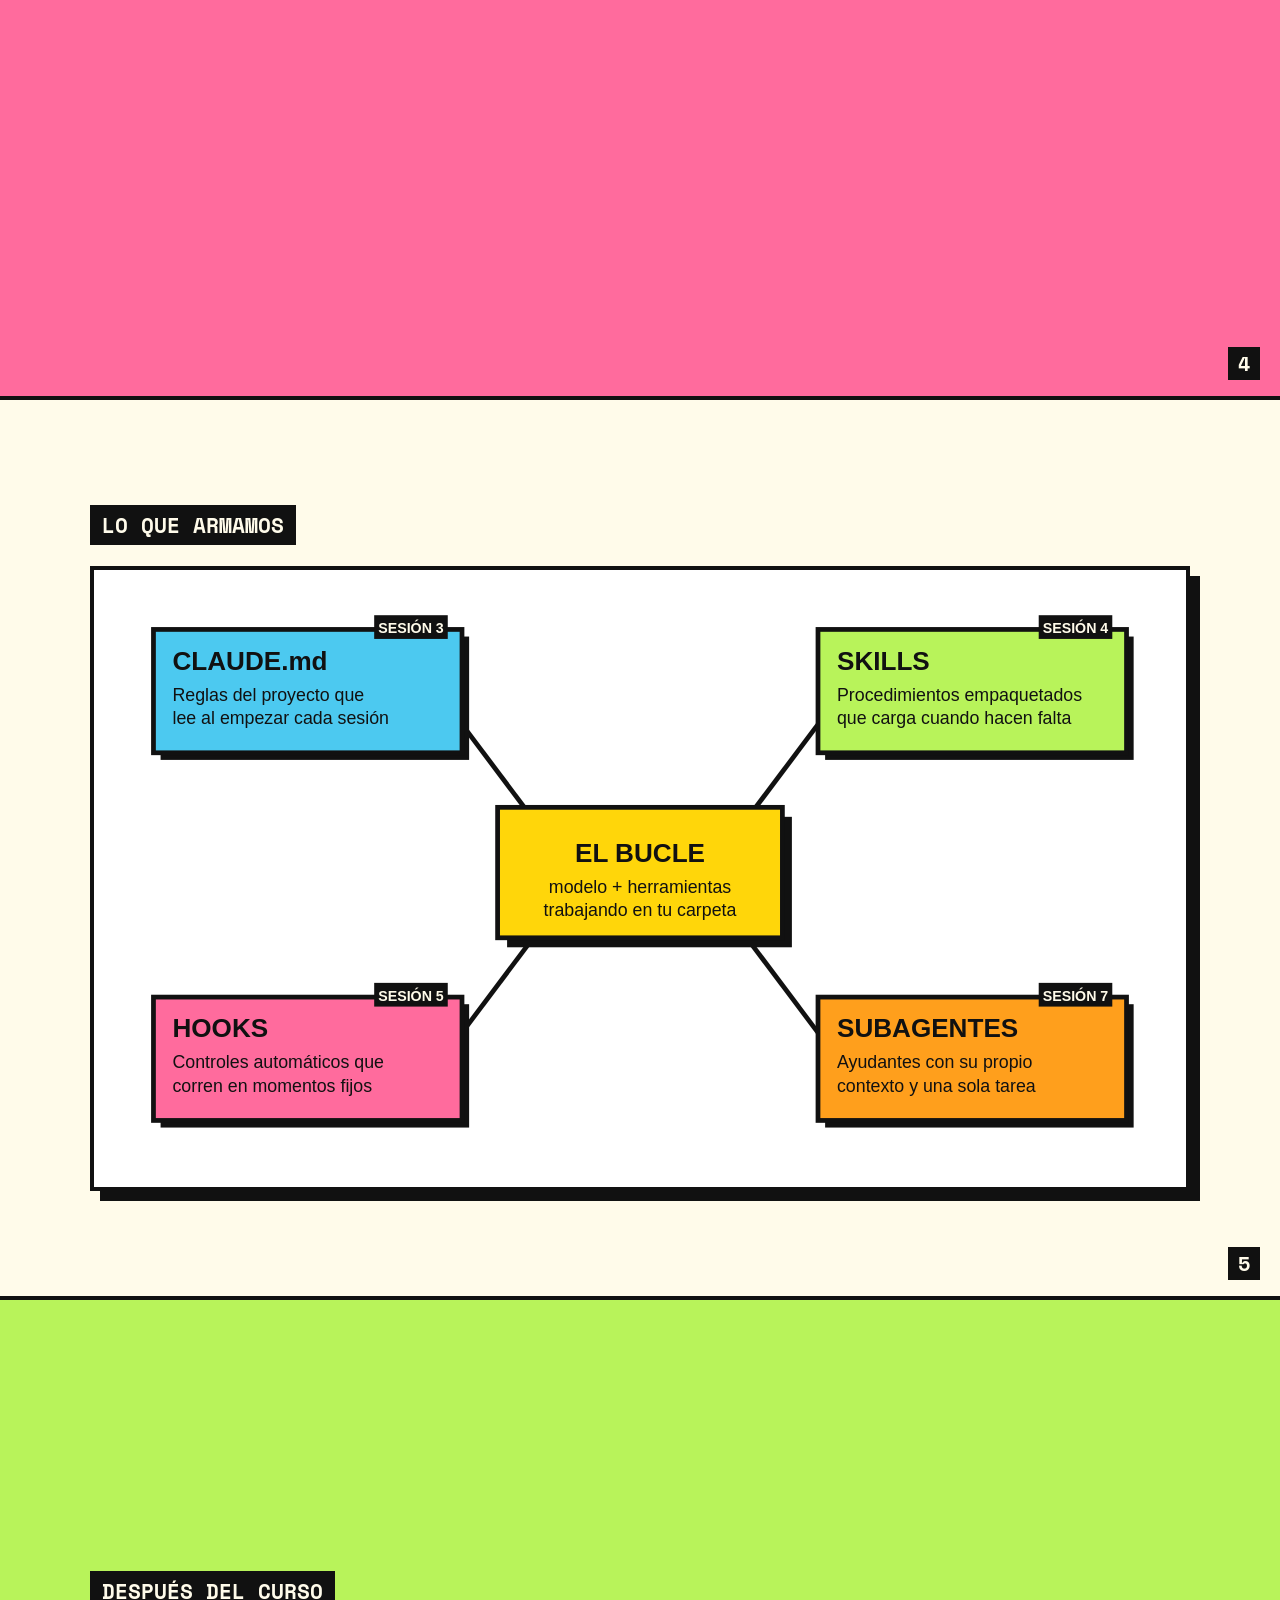
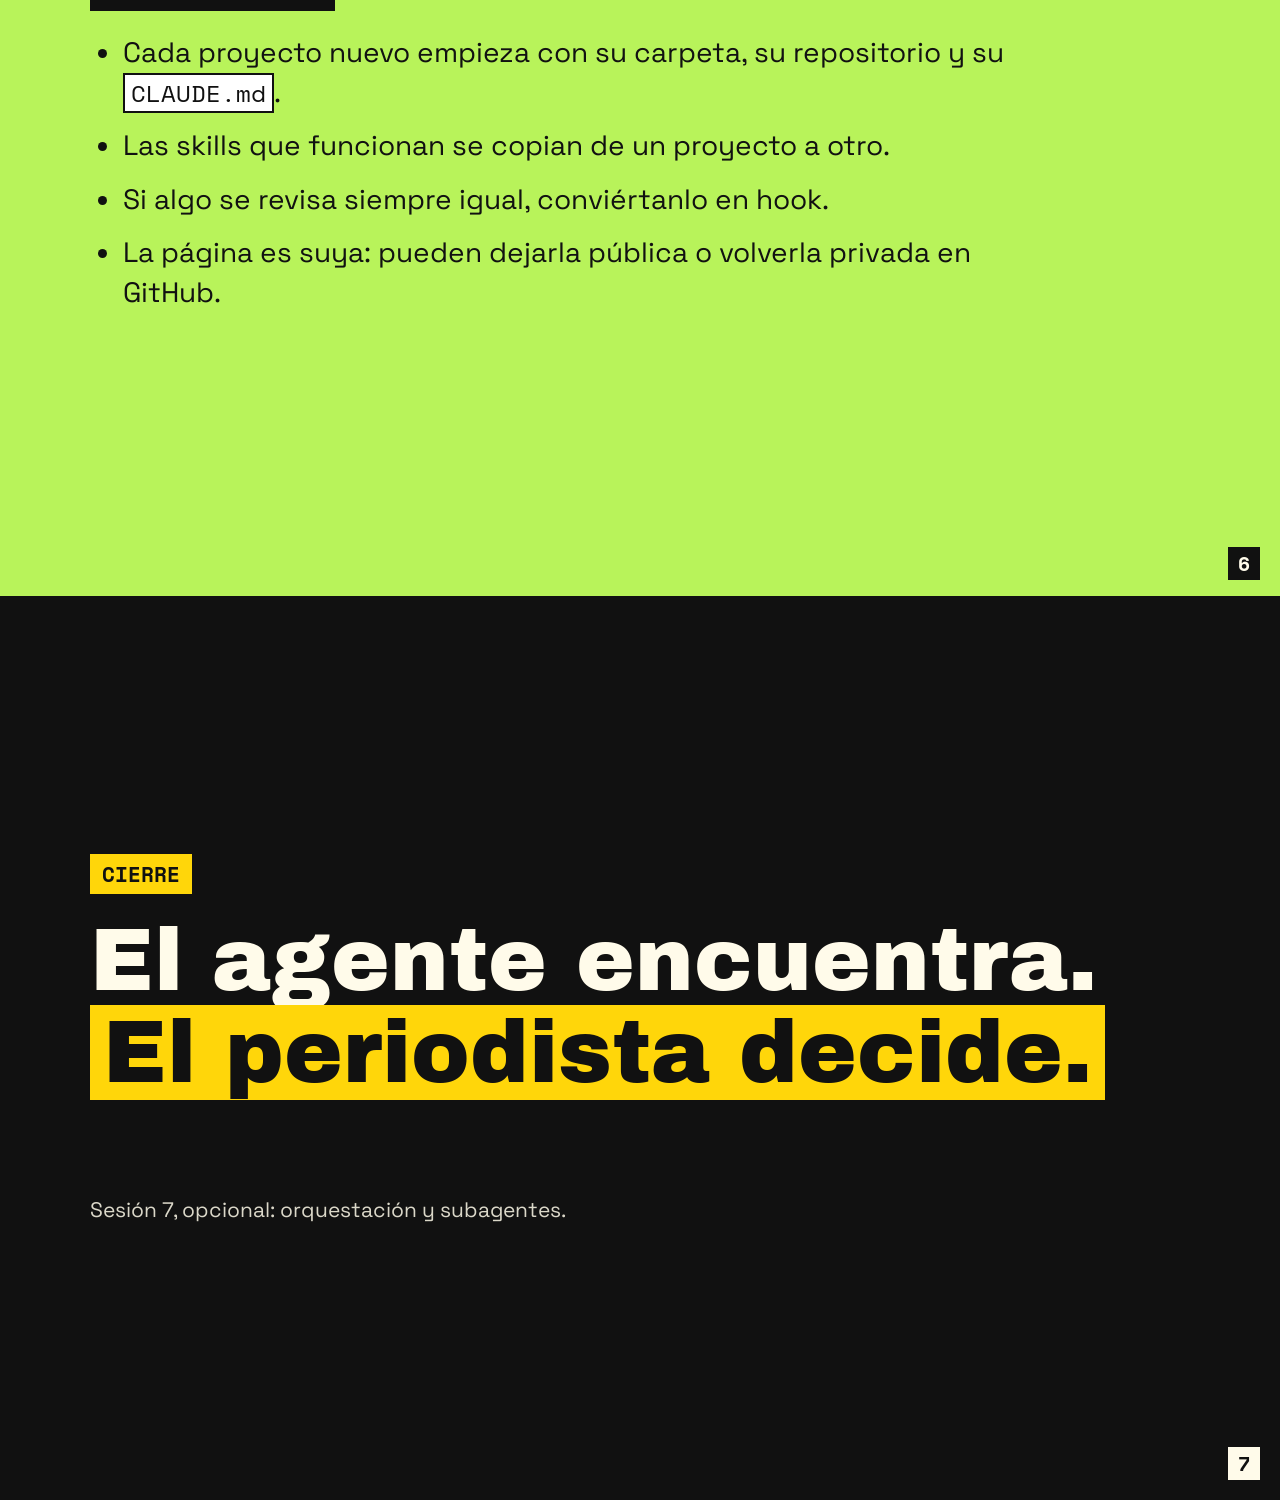
<file: docs/sesiones/6.html>
<!doctype html>
<html lang="es">
<head>
<meta charset="utf-8">
<meta name="viewport" content="width=device-width, initial-scale=1">
<title>Sesión 6 · Presentación final</title>
<link rel="preconnect" href="https://fonts.googleapis.com">
<link rel="preconnect" href="https://fonts.gstatic.com" crossorigin>
<link href="https://fonts.googleapis.com/css2?family=Archivo+Black&family=Space+Grotesk:wght@400;700&family=Space+Mono&display=swap" rel="stylesheet">
<link rel="stylesheet" href="diapos.css">
</head>
<body>
<a class="salir" href="../index.html#temario">← Temario</a>

<section class="d amarillo">
  <span class="kicker">Sesión 6 de 6</span>
  <h1>Lo que hicieron</h1>
  <p>Presentación de proyectos, solo entre el grupo.</p>
</section>

<section class="d">
  <span class="kicker">Formato</span>
  <h2>Unos 7 minutos cada quien</h2>
  <p>Más un par de minutos de preguntas del grupo.</p>
</section>

<section class="d cian">
  <span class="kicker">Qué mostrar</span>
  <div class="cajas">
    <div class="caja"><b>La pregunta</b>En una oración.</div>
    <div class="caja"><b>Los datos</b>De dónde salen y qué tan completos son.</div>
    <div class="caja"><b>El reparto</b>Qué hizo el agente y qué hicieron ustedes.</div>
    <div class="caja"><b>Un error</b>Uno que el agente cometió y ustedes atraparon.</div>
    <div class="caja"><b>La página</b>Publicada.</div>
  </div>
</section>

<section class="d rosa">
  <span class="kicker">Presentaciones</span>
  <p class="enorme">Adelante.</p>
</section>

<section class="d">
  <span class="kicker">Lo que armamos</span>
  <div class="diagrama"><img src="../img/harness.svg" alt="Las cuatro piezas del agente: CLAUDE.md, skills, hooks y subagentes alrededor del bucle."></div>
</section>

<section class="d lima">
  <span class="kicker">Después del curso</span>
  <ul>
    <li>Cada proyecto nuevo empieza con su carpeta, su repositorio y su <code>CLAUDE.md</code>.</li>
    <li>Las skills que funcionan se copian de un proyecto a otro.</li>
    <li>Si algo se revisa siempre igual, conviértanlo en hook.</li>
    <li>La página es suya: pueden dejarla pública o volverla privada en GitHub.</li>
  </ul>
</section>

<section class="d negro">
  <span class="kicker">Cierre</span>
  <p class="enorme">El agente encuentra. <mark>El periodista decide.</mark></p>
  <p class="nota">Sesión 7, opcional: orquestación y subagentes.</p>
</section>
</body>
</html>
</file>
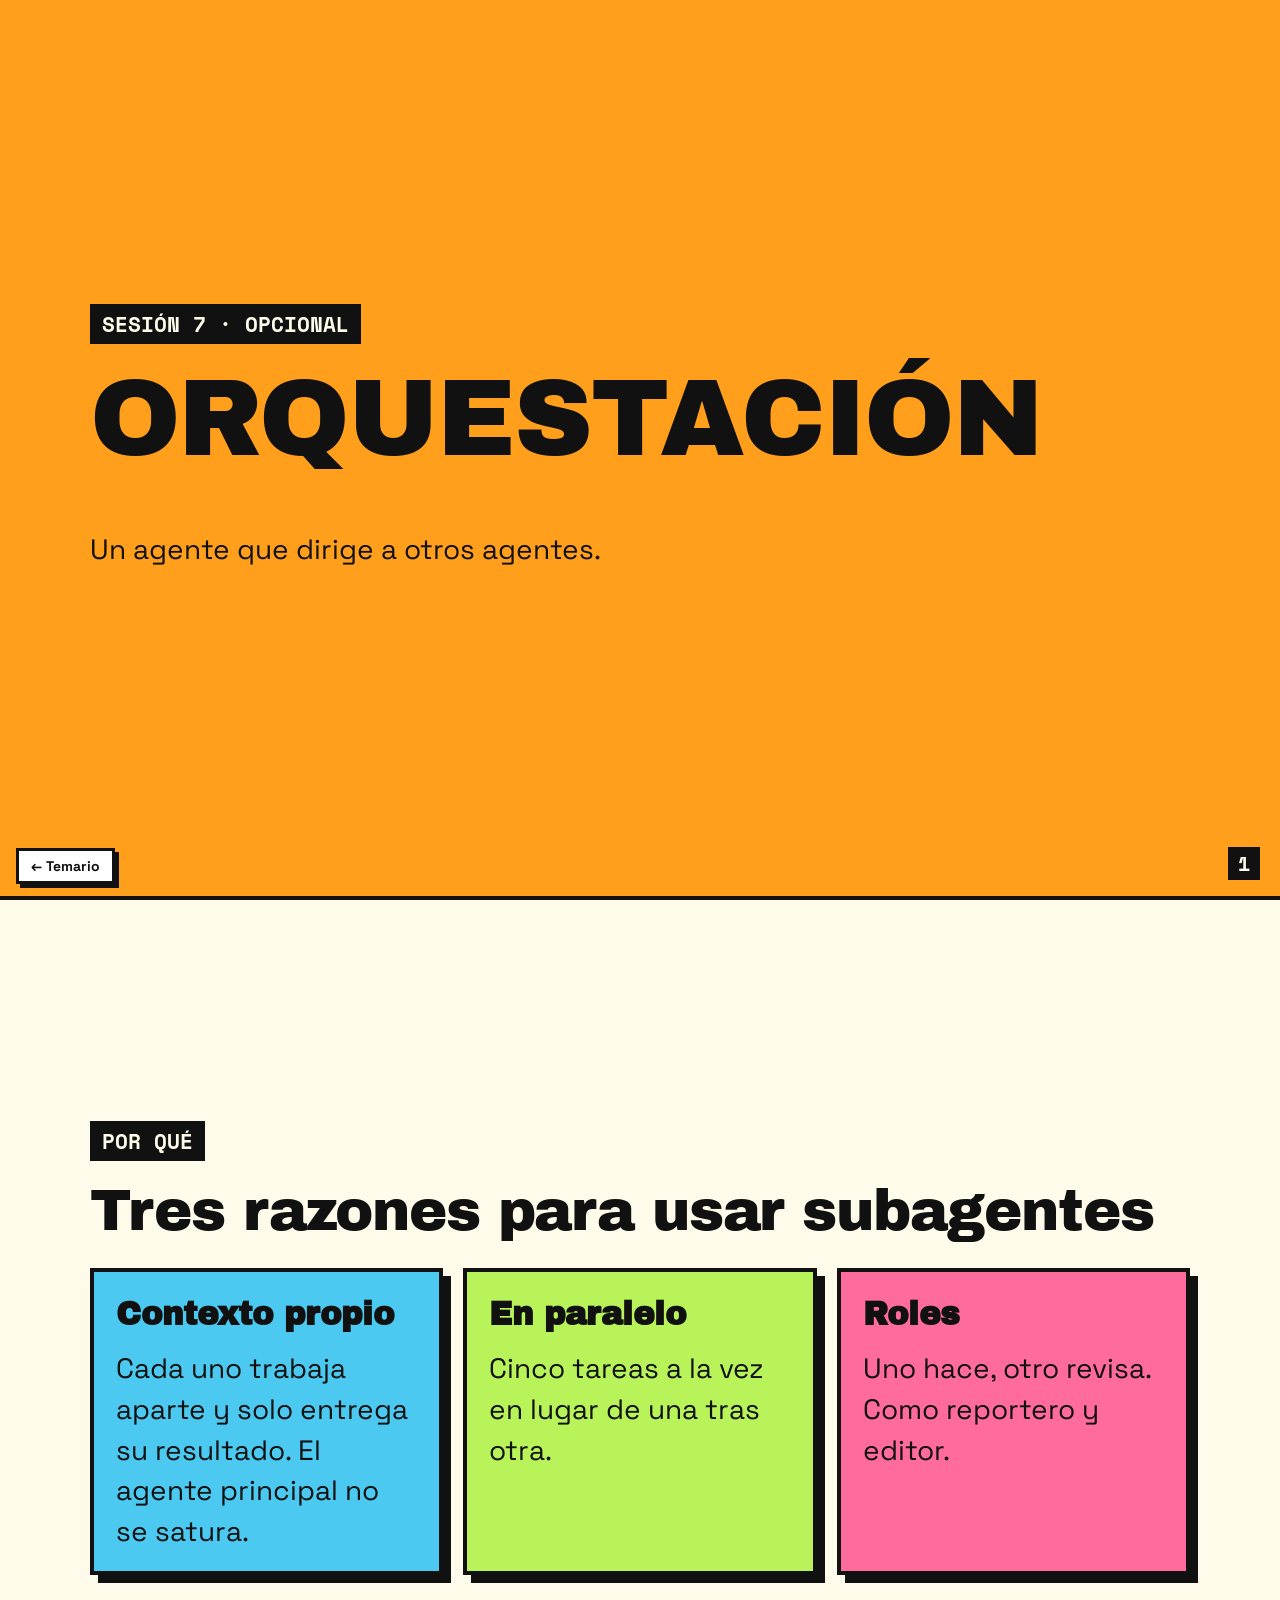
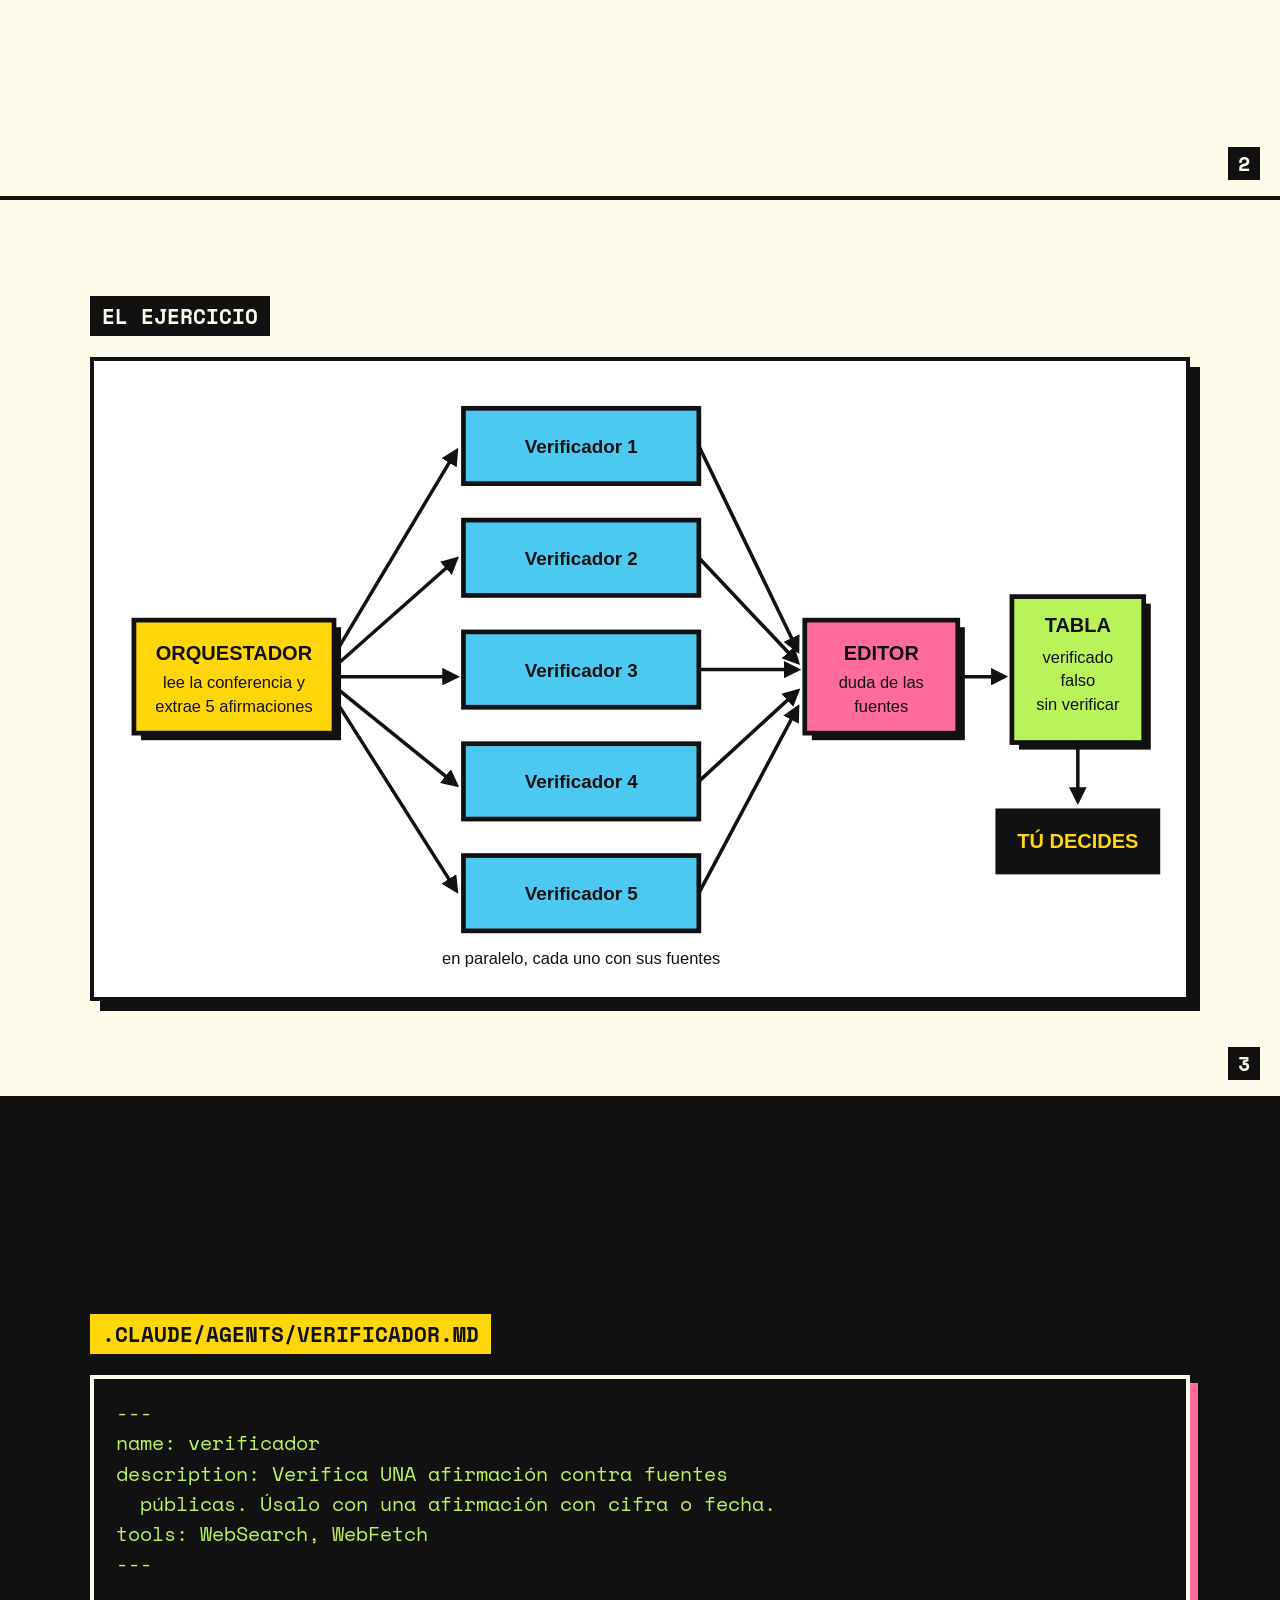
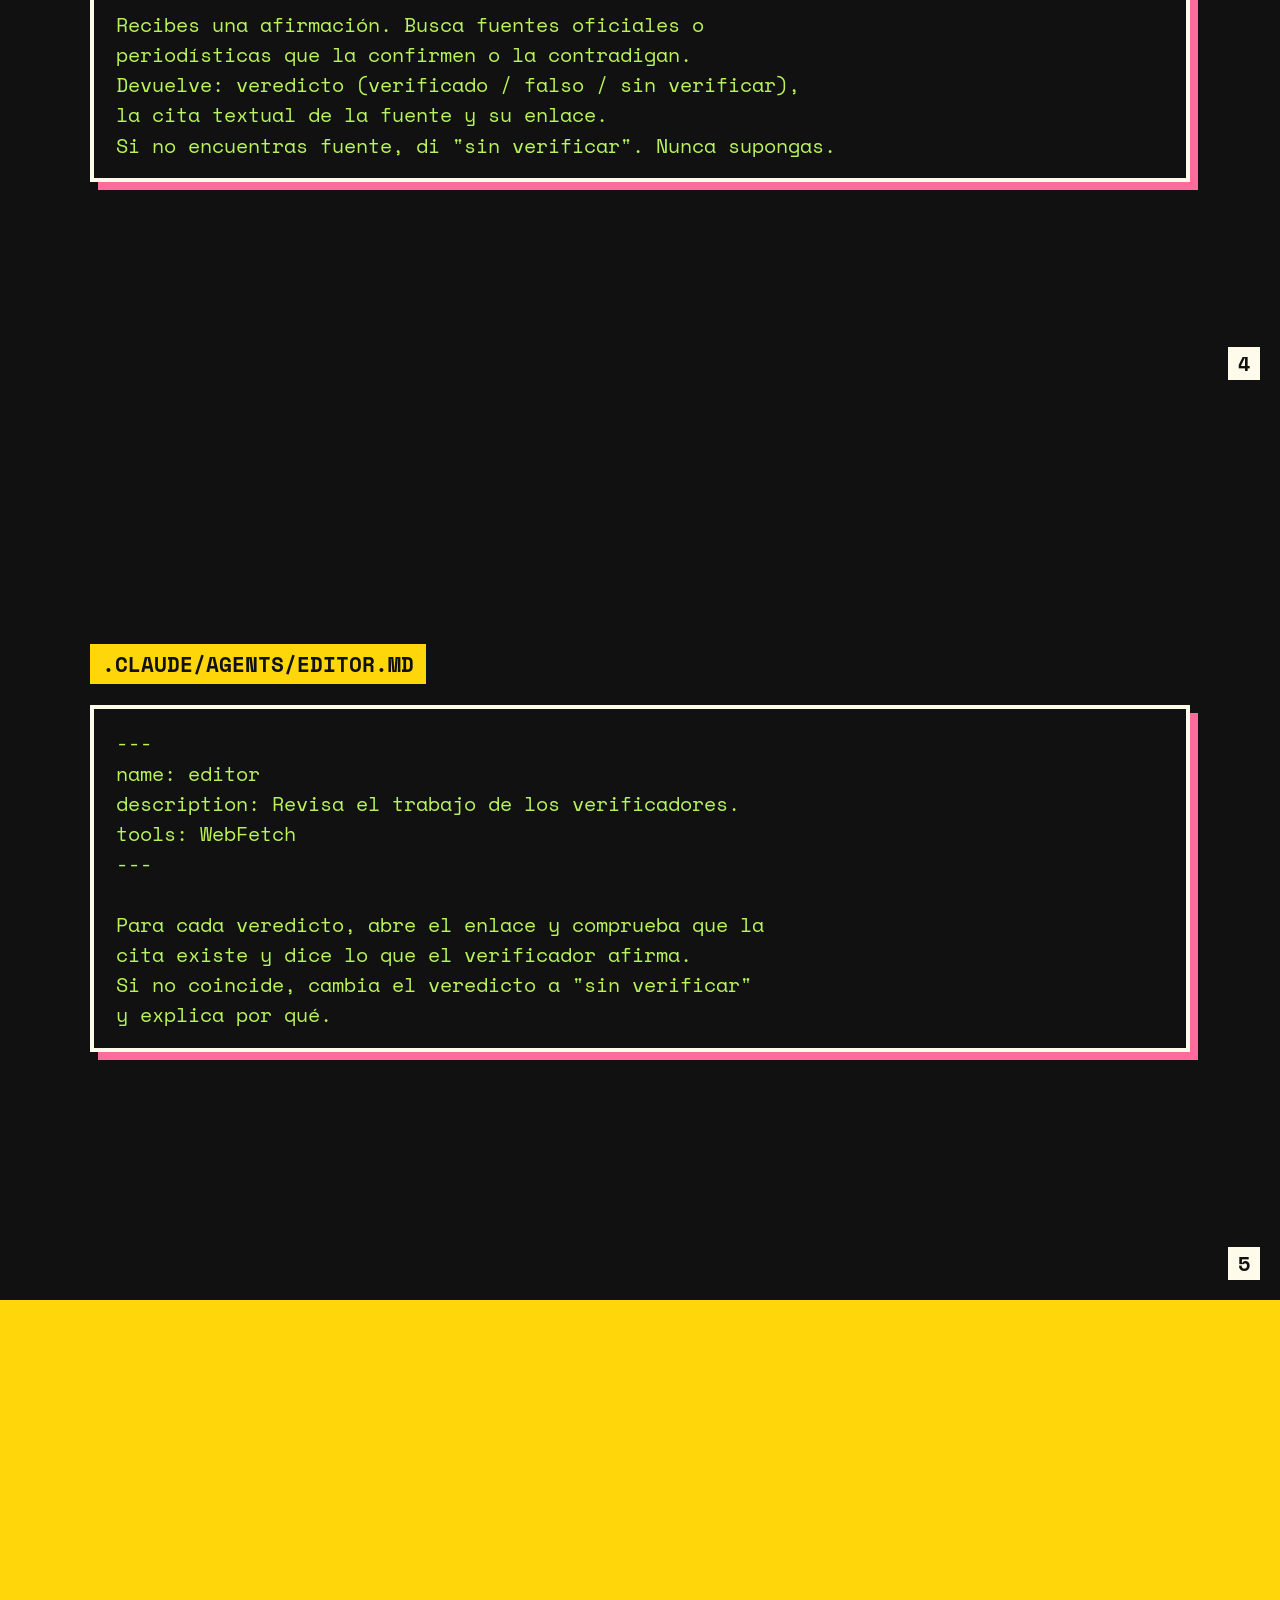
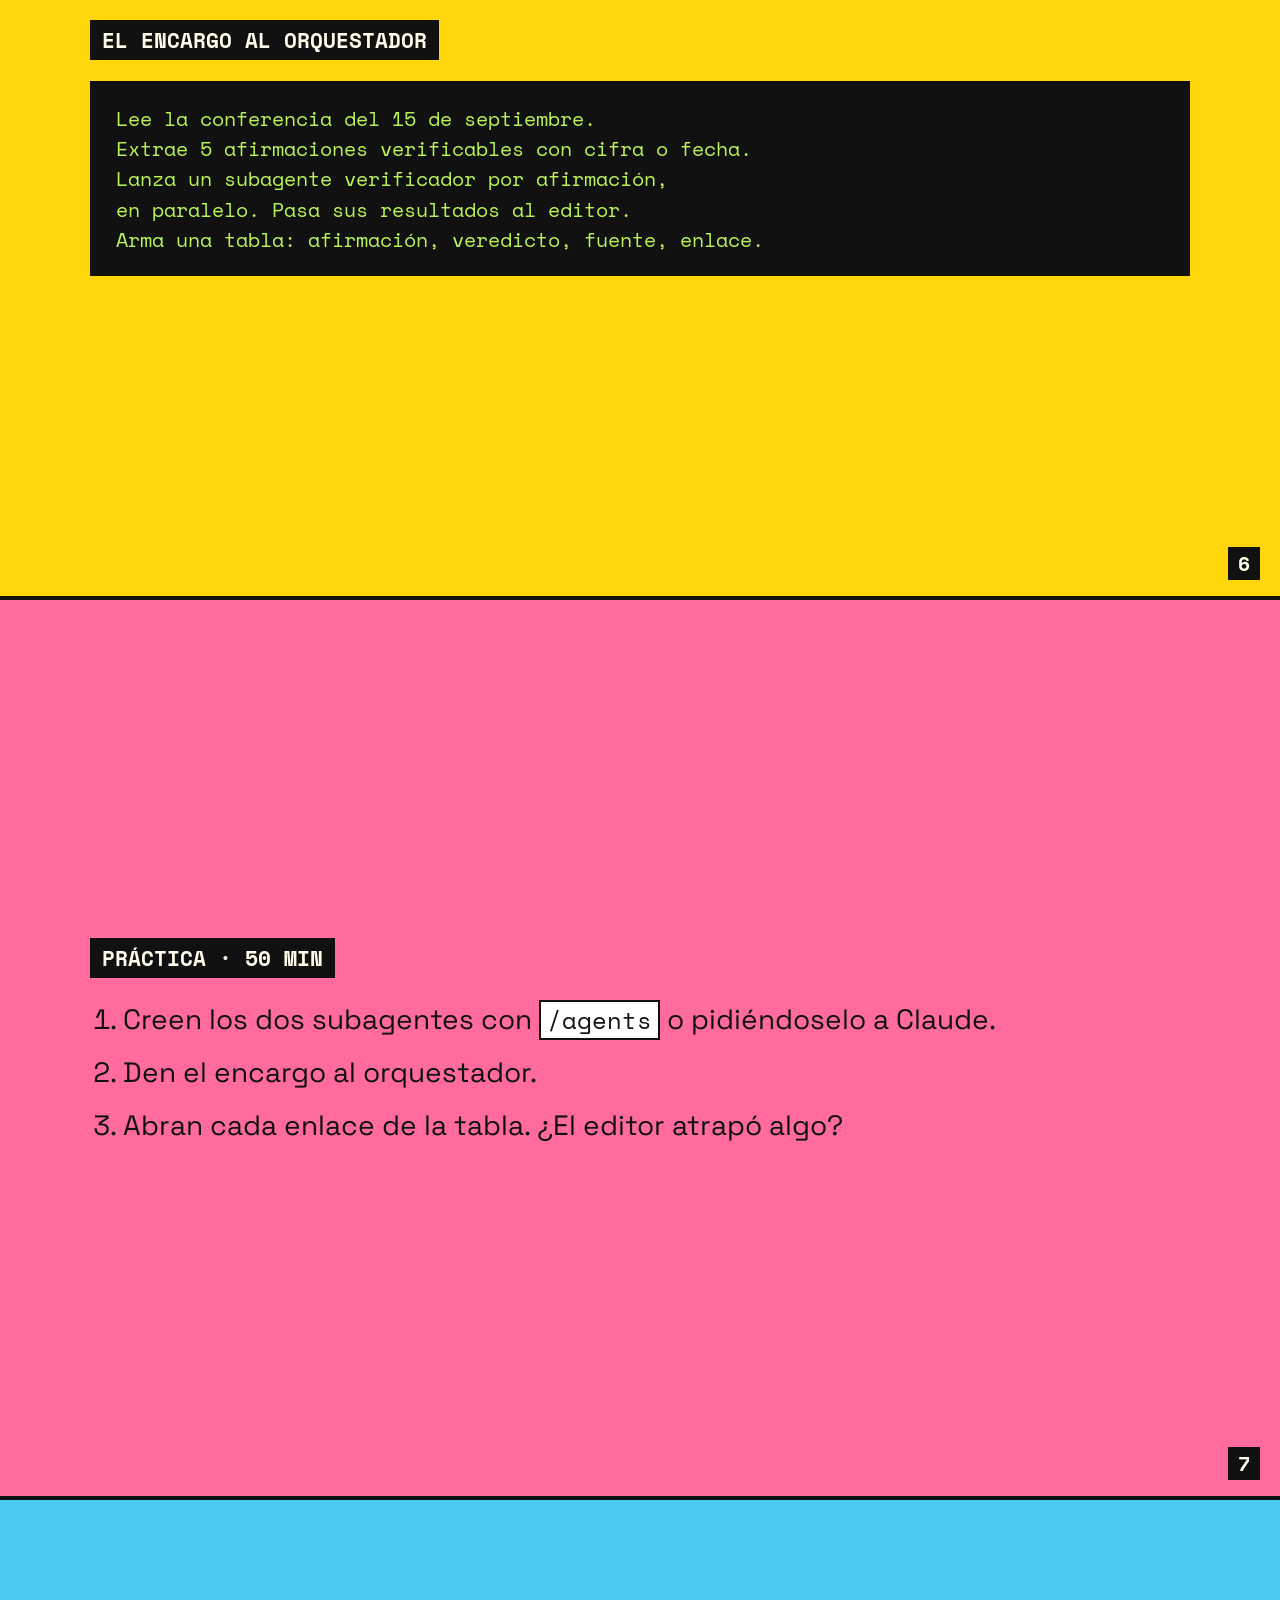
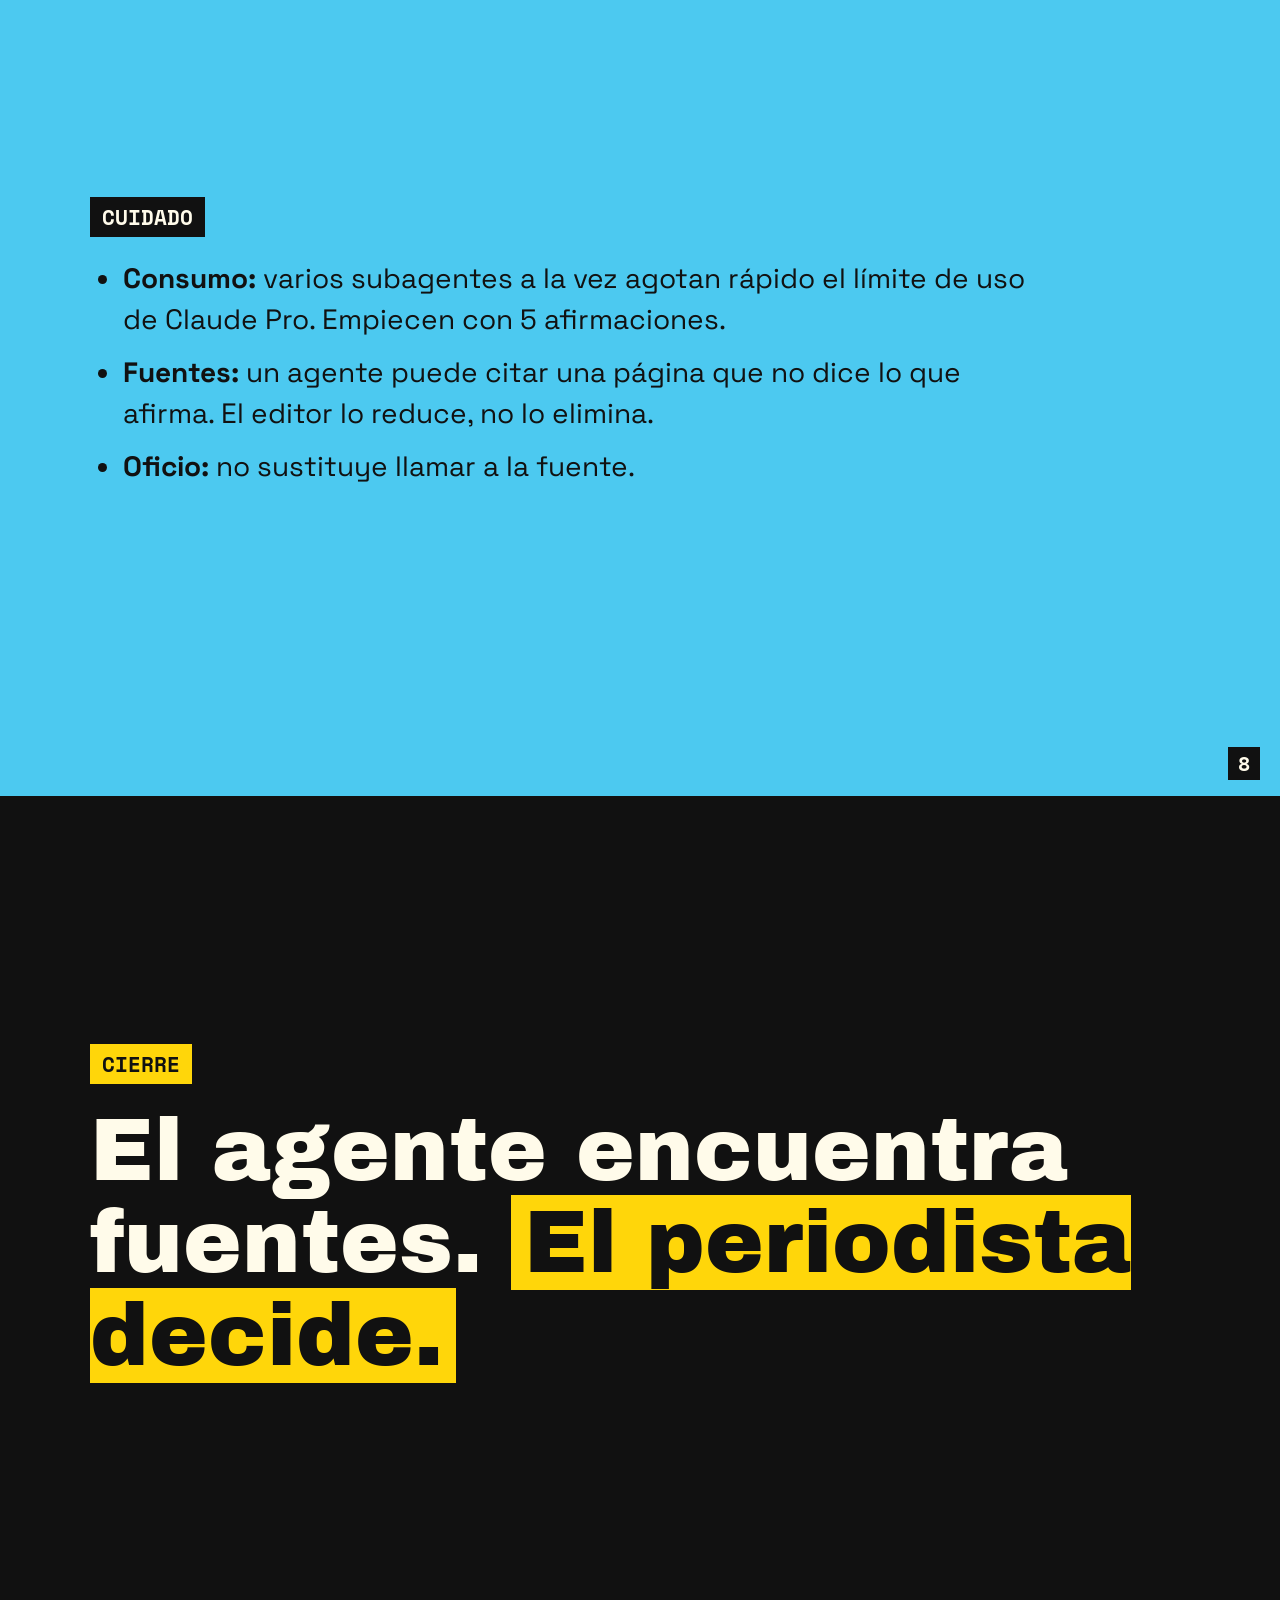
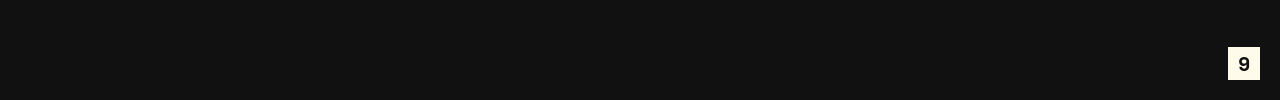
<file: docs/sesiones/7.html>
<!doctype html>
<html lang="es">
<head>
<meta charset="utf-8">
<meta name="viewport" content="width=device-width, initial-scale=1">
<title>Sesión 7 · Orquestación y subagentes</title>
<link rel="preconnect" href="https://fonts.googleapis.com">
<link rel="preconnect" href="https://fonts.gstatic.com" crossorigin>
<link href="https://fonts.googleapis.com/css2?family=Archivo+Black&family=Space+Grotesk:wght@400;700&family=Space+Mono&display=swap" rel="stylesheet">
<link rel="stylesheet" href="diapos.css">
</head>
<body>
<a class="salir" href="../index.html#temario">← Temario</a>

<section class="d naranja">
  <span class="kicker">Sesión 7 · opcional</span>
  <h1>Orquestación</h1>
  <p>Un agente que dirige a otros agentes.</p>
</section>

<section class="d">
  <span class="kicker">Por qué</span>
  <h2>Tres razones para usar subagentes</h2>
  <div class="cajas">
    <div class="caja"><b>Contexto propio</b>Cada uno trabaja aparte y solo entrega su resultado. El agente principal no se satura.</div>
    <div class="caja"><b>En paralelo</b>Cinco tareas a la vez en lugar de una tras otra.</div>
    <div class="caja"><b>Roles</b>Uno hace, otro revisa. Como reportero y editor.</div>
  </div>
</section>

<section class="d">
  <span class="kicker">El ejercicio</span>
  <div class="diagrama"><img src="../img/orquestacion.svg" alt="El orquestador extrae cinco afirmaciones, cinco verificadores trabajan en paralelo, un editor revisa sus fuentes, sale una tabla y tú decides."></div>
</section>

<section class="d negro">
  <span class="kicker">.claude/agents/verificador.md</span>
  <pre>---
name: verificador
description: Verifica UNA afirmación contra fuentes
  públicas. Úsalo con una afirmación con cifra o fecha.
tools: WebSearch, WebFetch
---

Recibes una afirmación. Busca fuentes oficiales o
periodísticas que la confirmen o la contradigan.
Devuelve: veredicto (verificado / falso / sin verificar),
la cita textual de la fuente y su enlace.
Si no encuentras fuente, di "sin verificar". Nunca supongas.</pre>
</section>

<section class="d negro">
  <span class="kicker">.claude/agents/editor.md</span>
  <pre>---
name: editor
description: Revisa el trabajo de los verificadores.
tools: WebFetch
---

Para cada veredicto, abre el enlace y comprueba que la
cita existe y dice lo que el verificador afirma.
Si no coincide, cambia el veredicto a "sin verificar"
y explica por qué.</pre>
</section>

<section class="d amarillo">
  <span class="kicker">El encargo al orquestador</span>
  <pre>Lee la conferencia del 15 de septiembre.
Extrae 5 afirmaciones verificables con cifra o fecha.
Lanza un subagente verificador por afirmación,
en paralelo. Pasa sus resultados al editor.
Arma una tabla: afirmación, veredicto, fuente, enlace.</pre>
</section>

<section class="d rosa">
  <span class="kicker">Práctica · 50 min</span>
  <ol>
    <li>Creen los dos subagentes con <code>/agents</code> o pidiéndoselo a Claude.</li>
    <li>Den el encargo al orquestador.</li>
    <li>Abran cada enlace de la tabla. ¿El editor atrapó algo?</li>
  </ol>
</section>

<section class="d cian">
  <span class="kicker">Cuidado</span>
  <ul>
    <li><b>Consumo:</b> varios subagentes a la vez agotan rápido el límite de uso de Claude Pro. Empiecen con 5 afirmaciones.</li>
    <li><b>Fuentes:</b> un agente puede citar una página que no dice lo que afirma. El editor lo reduce, no lo elimina.</li>
    <li><b>Oficio:</b> no sustituye llamar a la fuente.</li>
  </ul>
</section>

<section class="d negro">
  <span class="kicker">Cierre</span>
  <p class="enorme">El agente encuentra fuentes. <mark>El periodista decide.</mark></p>
</section>
</body>
</html>
</file>
<file: docs/estilo.css>
:root {
  --ink: #111;
  --paper: #fffbea;
  --white: #fff;
  --yellow: #ffd60a;
  --pink: #ff6b9d;
  --cyan: #4cc9f0;
  --lime: #b8f35a;
  --orange: #ff9f1c;
  --line: 3px solid var(--ink);
  --shadow: 6px 6px 0 var(--ink);
}

* { box-sizing: border-box; }

body {
  margin: 0;
  background: var(--paper);
  background-image: radial-gradient(var(--ink) 1px, transparent 1px);
  background-size: 22px 22px;
  color: var(--ink);
  font: 18px/1.55 "Space Grotesk", system-ui, sans-serif;
}

main { max-width: 1020px; margin: 0 auto; padding: 8px 16px 64px; background: var(--paper); border-left: var(--line); border-right: var(--line); }
@media (max-width: 1060px) { main { border: 0; } }

h1, h2, h3 { font-family: "Archivo Black", Impact, sans-serif; font-weight: 400; line-height: 1.05; margin: 0 0 .5em; }
h1 { font-size: clamp(2.4rem, 8vw, 5rem); text-transform: uppercase; letter-spacing: -.02em; }
h2 { font-size: clamp(1.6rem, 4.5vw, 2.4rem); display: inline-block; background: var(--white); border: var(--line); box-shadow: var(--shadow); padding: .2em .45em; transform: rotate(-1deg); }
h3 { font-size: 1.25rem; }
p { margin: 0 0 1em; }
a { color: var(--ink); font-weight: 700; text-decoration-thickness: 3px; text-underline-offset: 3px; }
a:hover { background: var(--yellow); }
strong { background: linear-gradient(transparent 55%, var(--yellow) 55%); }

/* barra superior */
.top {
  display: flex; flex-wrap: wrap; gap: 12px; justify-content: space-between; align-items: center;
  max-width: 980px; margin: 0 auto; padding: 20px 16px;
}
.marca { font-family: "Archivo Black", sans-serif; text-transform: uppercase; text-decoration: none; background: var(--ink); color: var(--paper); padding: 6px 12px; }
.marca:hover { background: var(--pink); color: var(--ink); }
.top nav { display: flex; flex-wrap: wrap; gap: 10px; }

.btn {
  display: inline-block; font-weight: 700; text-decoration: none; background: var(--white);
  border: var(--line); box-shadow: 4px 4px 0 var(--ink); padding: 8px 16px;
  transition: transform .08s, box-shadow .08s;
}
.btn:hover { background: var(--lime); transform: translate(2px, 2px); box-shadow: 2px 2px 0 var(--ink); }
.btn:active { transform: translate(4px, 4px); box-shadow: none; }
.btn.activo { background: var(--yellow); }

/* portada */
.hero {
  background: var(--yellow); border: var(--line); box-shadow: 10px 10px 0 var(--ink);
  padding: clamp(24px, 5vw, 48px); margin: 16px 0 56px; position: relative;
}
.hero .bajada { font-size: clamp(1.1rem, 2.6vw, 1.4rem); max-width: 36em; margin: 0; }
.sello {
  position: absolute; right: -10px; top: -22px; transform: rotate(6deg);
  background: var(--pink); border: var(--line); padding: 6px 14px;
  font-family: "Archivo Black", sans-serif; text-transform: uppercase; font-size: .9rem;
}

section { margin: 0 0 56px; }

.caja { background: var(--white); border: var(--line); box-shadow: var(--shadow); padding: 24px; margin-top: 8px; }
.caja.cian { background: var(--cyan); }
.caja.rosa { background: var(--pink); }
.caja.lima { background: var(--lime); }

.datos { display: grid; grid-template-columns: repeat(auto-fit, minmax(200px, 1fr)); gap: 16px; margin-top: 8px; }
.dato { border: var(--line); box-shadow: var(--shadow); padding: 18px; background: var(--white); }
.dato b { display: block; font-family: "Archivo Black", sans-serif; font-size: 2rem; line-height: 1; }
.dato:nth-child(4n+1) { background: var(--cyan); }
.dato:nth-child(4n+2) { background: var(--lime); }
.dato:nth-child(4n+3) { background: var(--pink); }
.dato:nth-child(4n+4) { background: var(--orange); }

ul.marcas { list-style: none; padding: 0; margin: 0; }
ul.marcas li { padding-left: 2em; position: relative; margin-bottom: .6em; }
ul.marcas li::before { content: "■"; position: absolute; left: 0; }
ul.checks li::before { content: "☐"; }

/* temario */
.sesiones { display: grid; gap: 20px; margin-top: 8px; }
.sesion {
  display: grid; grid-template-columns: 96px 1fr; background: var(--white);
  border: var(--line); box-shadow: var(--shadow);
}
.sesion .num {
  font-family: "Archivo Black", sans-serif; font-size: 3rem; display: grid; place-items: center;
  border-right: var(--line); background: var(--cyan);
}
.sesion:nth-child(odd) .num { background: var(--lime); }
.sesion .cuerpo { padding: 18px 20px; }
.sesion h3 { margin-bottom: .3em; }
.sesion .practica { font-size: .95rem; margin: .4em 0; }
.sesion .salen { display: inline-block; font-size: .85rem; font-weight: 700; background: var(--yellow); border: 2px solid var(--ink); padding: 2px 8px; }
.sesion.opcional { border-style: dashed; box-shadow: none; }
.sesion.opcional .num { background: var(--pink); }
.etiqueta { font-size: .75rem; text-transform: uppercase; font-weight: 700; background: var(--ink); color: var(--paper); padding: 2px 6px; vertical-align: middle; margin-left: 6px; }

/* pasos de instalación */
ol.pasos { list-style: none; counter-reset: paso; padding: 0; margin: 0; }
ol.pasos > li { counter-increment: paso; position: relative; padding-left: 64px; margin-bottom: 28px; min-height: 44px; }
ol.pasos > li::before {
  content: counter(paso); position: absolute; left: 0; top: -4px; width: 44px; height: 44px;
  display: grid; place-items: center; font-family: "Archivo Black", sans-serif; font-size: 1.3rem;
  background: var(--yellow); border: var(--line); box-shadow: 3px 3px 0 var(--ink);
}

code { font-family: "Space Mono", ui-monospace, monospace; font-size: .9em; background: var(--white); border: 2px solid var(--ink); padding: 0 5px; }
.comando { display: flex; margin: 12px 0; border: var(--line); box-shadow: var(--shadow); background: var(--ink); }
.comando pre { flex: 1; margin: 0; padding: 14px 16px; overflow-x: auto; color: var(--lime); font: 15px/1.5 "Space Mono", ui-monospace, monospace; }
.comando button {
  flex: none; border: 0; border-left: var(--line); background: var(--yellow); font: 700 .9rem "Space Grotesk", sans-serif;
  padding: 0 16px; cursor: pointer;
}
.comando button:hover { background: var(--pink); }

.sistemas { display: flex; flex-wrap: wrap; gap: 12px; margin: 8px 0 24px; }

/* tabla de errores */
.tabla { width: 100%; border-collapse: collapse; background: var(--white); border: var(--line); box-shadow: var(--shadow); }
.tabla th, .tabla td { border: 2px solid var(--ink); padding: 12px; text-align: left; vertical-align: top; }
.tabla th { background: var(--ink); color: var(--paper); }

footer { border-top: var(--line); padding: 24px 16px; text-align: center; font-weight: 700; background: var(--yellow); }

:focus-visible { outline: 4px solid var(--pink); outline-offset: 3px; }

@media (max-width: 600px) {
  body { font-size: 17px; }
  .sesion { grid-template-columns: 64px 1fr; }
  .sesion .num { font-size: 2rem; }
  .sello { right: 8px; }
  .tabla, .tabla tbody, .tabla tr, .tabla td { display: block; }
  .tabla thead { display: none; }
  .tabla td:first-child { background: var(--cyan); }
}
</file>
<file: docs/sesiones/diapos.css>
/* Presentación = scroll vertical con snap. Avanza con ↓, Espacio o AvPág. */
:root { --ink: #111; --paper: #fffbea; --yellow: #ffd60a; --pink: #ff6b9d; --cyan: #4cc9f0; --lime: #b8f35a; --orange: #ff9f1c; --line: 4px solid var(--ink); }
* { box-sizing: border-box; }
html { scroll-snap-type: y mandatory; }
body { margin: 0; color: var(--ink); background: var(--ink); font: clamp(18px, 2.2vw, 28px)/1.45 "Space Grotesk", system-ui, sans-serif; counter-reset: diapo; }

.d {
  min-height: 100vh; min-height: 100dvh; scroll-snap-align: start; position: relative;
  display: grid; align-content: center; padding: 6vh max(16px, 7vw);
  background: var(--paper); border-bottom: var(--line); counter-increment: diapo;
}
.d::after { content: counter(diapo); position: absolute; right: 20px; bottom: 16px; font: 700 .7em "Space Mono", monospace; background: var(--ink); color: var(--paper); padding: 2px 10px; }
.d.amarillo { background: var(--yellow); } .d.rosa { background: var(--pink); } .d.cian { background: var(--cyan); }
.d.lima { background: var(--lime); } .d.naranja { background: var(--orange); }
.d.negro { background: var(--ink); color: var(--paper); } .d.negro::after { background: var(--paper); color: var(--ink); }

h1, h2 { font-family: "Archivo Black", Impact, sans-serif; font-weight: 400; line-height: 1; margin: 0 0 .5em; letter-spacing: -.02em; }
h1 { font-size: clamp(1.8rem, 8.5vw, 7rem); text-transform: uppercase; overflow-wrap: anywhere; }
h2 { font-size: clamp(1.8rem, 5vw, 3.6rem); }
p { margin: 0 0 .8em; max-width: 34em; }
.kicker { display: inline-block; justify-self: start; font: 700 .75em "Space Mono", monospace; text-transform: uppercase; background: var(--ink); color: var(--paper); padding: 4px 12px; margin-bottom: 1em; }
.negro .kicker { background: var(--yellow); color: var(--ink); }
.enorme { font-family: "Archivo Black", sans-serif; font-size: clamp(2rem, 7vw, 5.5rem); line-height: 1.05; max-width: 14em; }
mark { background: var(--yellow); color: var(--ink); padding: 0 .15em; }
.amarillo mark { background: var(--pink); }

ul, ol { margin: 0; padding-left: 1.2em; max-width: 34em; } li { margin-bottom: .45em; }

.cajas { display: grid; grid-template-columns: repeat(auto-fit, minmax(min(100%, 240px), 1fr)); gap: 20px; }
.caja { background: #fff; border: var(--line); box-shadow: 8px 8px 0 var(--ink); padding: 20px 22px; }
.caja b:first-child { display: block; font-family: "Archivo Black", sans-serif; font-size: 1.15em; margin-bottom: .3em; }
.caja:nth-child(4n+1) { background: var(--cyan); } .caja:nth-child(4n+2) { background: var(--lime); }
.caja:nth-child(4n+3) { background: var(--pink); } .caja:nth-child(4n+4) { background: var(--orange); }
.negro .caja { color: var(--ink); }

.diagrama { background: #fff; border: var(--line); box-shadow: 10px 10px 0 var(--ink); padding: 12px; max-width: 1100px; }
.diagrama img { display: block; width: 100%; height: auto; max-height: 68vh; }

code { font-family: "Space Mono", ui-monospace, monospace; font-size: .85em; background: #fff; border: 2px solid var(--ink); padding: 0 6px; color: var(--ink); }
pre { margin: 0; max-width: 100%; overflow-x: auto; background: var(--ink); color: var(--lime); border: var(--line); box-shadow: 8px 8px 0 var(--yellow); padding: 18px 22px; font: .72em/1.5 "Space Mono", ui-monospace, monospace; }
.negro pre { box-shadow: 8px 8px 0 var(--pink); border-color: var(--paper); }

.dos { display: grid; grid-template-columns: repeat(auto-fit, minmax(min(100%, 320px), 1fr)); gap: 28px; align-items: start; }
.nota { font-size: .75em; opacity: .85; margin-top: 1.2em; }

.salir { position: fixed; left: 16px; bottom: 16px; z-index: 9; font: 700 14px "Space Grotesk", sans-serif; background: #fff; color: var(--ink); border: 3px solid var(--ink); box-shadow: 4px 4px 0 var(--ink); padding: 6px 12px; text-decoration: none; }
.salir:hover { background: var(--lime); }
:focus-visible { outline: 4px solid var(--pink); outline-offset: 3px; }

@media print { html { scroll-snap-type: none; } .d { break-after: page; } .salir { display: none; } }
</file>
